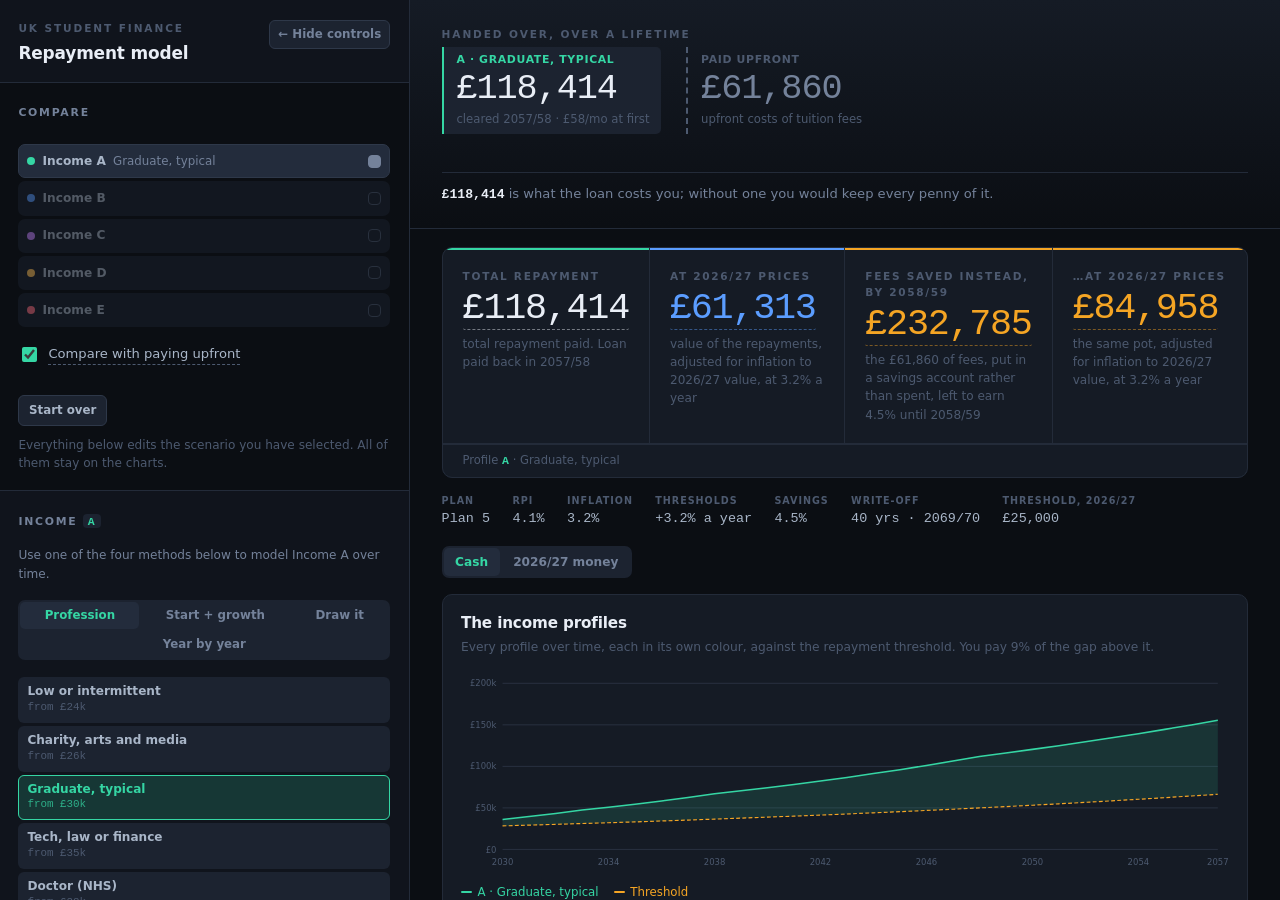
<file: index.html>
<!DOCTYPE html>
<html lang="en-GB">
<head>
<meta charset="UTF-8" />
<meta name="viewport" content="width=device-width, initial-scale=1" />
<meta name="description" content="A UK student loan repayment simulator. Set a course and an income and read the whole ledger: what is deducted, what interest is added, what is paid off, and what is written off." />
<meta name="color-scheme" content="dark" />
<title>Student loan · repayment model</title>
<link rel="stylesheet" href="loan.css?v=fd563c69" />
<link rel="icon" href="data:image/svg+xml,%3Csvg xmlns='http://www.w3.org/2000/svg' viewBox='0 0 100 100'%3E%3Crect width='100' height='100' rx='22' fill='%230b0e13'/%3E%3Cpath d='M18 70 L40 48 L57 61 L82 30' fill='none' stroke='%2335d6a4' stroke-width='10' stroke-linecap='round' stroke-linejoin='round'/%3E%3C/svg%3E" />
</head>
<body>
<a class="skip-link" href="#main">Skip to the results</a>

<div class="app">

  <!-- ==================================================================== -->
  <!-- CONTROLS — a wide header you scroll through, a section at a time      -->
  <!-- ==================================================================== -->
  <aside class="panel" id="panel" aria-label="Controls">

    <header class="panel__head">
      <div>
        <p class="brand">UK&nbsp;student&nbsp;finance</p>
        <h1>Repayment model</h1>
      </div>
      <button type="button" id="panelToggle" class="panel__toggle" aria-expanded="true">← Hide controls</button>
    </header>

    <form id="form" novalidate>

      <!-- ---- scenarios ---- -->
      <section class="grp grp--scen">
        <div class="grp__head"><h2>Compare</h2></div>
        <div class="scens" id="scenTabs" role="tablist" aria-label="Scenarios"></div>
        <label class="check"><input type="checkbox" id="showNoLoan" checked /> <span class="noloan-sw">Compare with paying upfront</span></label>
        <div class="btnrow"><button type="button" class="btn" id="resetAll">Start over</button></div>
        <p class="note">Everything below edits the scenario you have selected. All of them stay on the charts.</p>
      </section>

      <!-- ---- income profile ---- -->
      <section class="grp">
        <div class="grp__head">
          <h2>Income <b class="who" id="whoIncome">A</b></h2>
        </div>
        <p class="note note--lede" id="incomeLede"></p>

        <div class="seg seg--wrap" role="tablist" aria-label="How to state the income">
          <button type="button" role="tab" id="tab-career" aria-controls="pane-career" aria-selected="true" data-mode="career">Profession</button>
          <button type="button" role="tab" id="tab-growth" aria-controls="pane-growth" aria-selected="false" data-mode="growth">Start + growth</button>
          <button type="button" role="tab" id="tab-bands"  aria-controls="pane-bands"  aria-selected="false" data-mode="bands">Draw it</button>
          <button type="button" role="tab" id="tab-manual" aria-controls="pane-manual" aria-selected="false" data-mode="manual">Year by year</button>
        </div>

        <div class="pane" id="pane-career" role="tabpanel" aria-labelledby="tab-career">
          <div class="picks" id="careerCards" role="radiogroup" aria-label="Profession"></div>
          <select id="career" class="sr-only" tabindex="-1" aria-hidden="true"></select>
          <p class="note" id="careerNote"></p>
        </div>

        <div class="pane" id="pane-growth" role="tabpanel" aria-labelledby="tab-growth" hidden>
          <div class="ctl">
            <div class="ctl__top">
              <label for="startSalary">Starting salary</label>
              <span class="ctl__val"><i>£</i><input type="number" id="startSalary" min="0" max="1000000" step="500" value="30000" data-slider="10000,250000,1000" /></span>
            </div>
          </div>
          <div class="ctl">
            <div class="ctl__top">
              <label for="salaryGrowth">Grows a year</label>
              <span class="ctl__val"><input type="number" id="salaryGrowth" min="-5" max="20" step="0.1" value="4" data-slider="0,12,0.1" /><i>%</i></span>
            </div>
            <p class="note">Cash, not real — above inflation is a rise, at inflation you stand still.</p>
          </div>
        </div>

        <div class="pane" id="pane-bands" role="tabpanel" aria-labelledby="tab-bands" hidden>
          <div id="drawChart" class="draw"></div>
          <p class="note" id="drawNote"></p>
          <div class="btnrow"><button type="button" class="btn" id="drawReset">Clear the curve</button></div>
        </div>

        <div class="pane" id="pane-manual" role="tabpanel" aria-labelledby="tab-manual" hidden>
          <p class="note">Every year, yours to set. £0 for a career break.</p>
          <table class="years">
            <thead><tr><th scope="col">Year</th><th scope="col">Age</th><th scope="col">Salary</th></tr></thead>
            <tbody id="salaryRows"></tbody>
          </table>
          <div class="btnrow">
            <button type="button" class="btn" id="addYears">+5 years</button>
            <button type="button" class="btn" id="resetSalaries">Reset</button>
          </div>
        </div>

        <p class="readout" id="predictSummary"></p>
      </section>

      <!-- ---- timeline ---- -->
      <section class="grp">
        <div class="grp__head">
          <h2>Timeline</h2>
          <div class="seg" role="tablist" aria-label="How to describe the loan">
            <button type="button" role="tab" id="tab-course" aria-controls="pane-course" aria-selected="true" data-tab="course">Course</button>
            <button type="button" role="tab" id="tab-balance" aria-controls="pane-balance" aria-selected="false" data-tab="balance">Balance</button>
          </div>
        </div>

        <div class="pane" id="pane-course" role="tabpanel" aria-labelledby="tab-course">
          <p class="note">Grab a block to move it, or its edge to stretch it. A gap between blocks is a year out; your career has no end date.</p>

          <div class="tl" id="tlTrack">
            <div class="tl__scale" id="tlScale"></div>
            <div class="tl__lane" id="tlLaneA"></div>
          </div>
          <ul class="tlkey">
            <li class="k-ug">Undergrad</li>
            <li class="k-pg">Postgrad</li>
            <li class="k-work">Career</li>
          </ul>
          <div class="btnrow">
            <button type="button" class="btn" id="tlAddPg">+ Postgrad</button>
          </div>
          <p class="note" id="tlNote"></p>

          <input type="hidden" id="startYear" value="2026" />
          <input type="hidden" id="courseYears" value="3" />
          <input type="hidden" id="pgStartYear" value="2029" />
          <input type="hidden" id="pgYears" value="1" />
          <input type="hidden" id="workStartYear" value="2029" />
          <input type="checkbox" id="hasPgl" hidden />

          <div class="band">
<div id="pglRow" hidden>
            <div class="ctl">
              <div class="ctl__top">
                <label for="pglBalance">Postgraduate borrowed</label>
                <span class="ctl__val"><i>£</i><input type="number" id="pglBalance" min="0" max="200000" step="100" value="12471" data-slider="0,60000,250" /></span>
              </div>
            </div>
          </div>

          <div class="ctl">
            <div class="ctl__top">
              <label for="tuition">Tuition a year</label>
              <span class="ctl__val"><i>£</i><input type="number" id="tuition" min="0" max="60000" step="10" value="9790" data-slider="0,20000,50" /></span>
            </div>
          </div>
          <div class="ctl">
            <div class="ctl__top">
              <label for="maintenance">Maintenance a year</label>
              <span class="ctl__val"><i>£</i><input type="number" id="maintenance" min="0" max="30000" step="10" value="10830" data-slider="0,16000,10" /></span>
            </div>
            <select id="living" aria-label="Where you live while studying"></select>
          </div>
          </div>

          <p class="note" id="startHint"></p>
          <p class="note" id="workHint"></p>
        </div>

        <div class="pane" id="pane-balance" role="tabpanel" aria-labelledby="tab-balance" hidden>
          <div class="ctl">
            <div class="ctl__top">
              <label for="openingBalance">Owed today</label>
              <span class="ctl__val"><i>£</i><input type="number" id="openingBalance" min="0" max="1000000" step="100" value="52000" data-slider="0,250000,1000" /></span>
            </div>
          </div>
          <div class="ctl">
            <div class="ctl__top">
              <label for="repayStartYear">First April due</label>
              <span class="ctl__val"><input type="number" id="repayStartYear" min="2000" max="2050" step="1" value="2026" data-slider="2010,2040,1" /></span>
            </div>
            <p class="note">What the write-off clock counts from.</p>
          </div>
        </div>

        <div class="ctl">
          <div class="ctl__top"><label for="plan">Plan</label></div>
          <select id="plan"></select>
          <p class="note" id="planBlurb"></p>
        </div>
      </section>

      <!-- ---- extras ---- -->
      <section class="grp">
        <div class="grp__head"><h2>Also</h2></div>
        <div class="ctl">
          <div class="ctl__top">
            <label for="overpay">Overpay a month</label>
            <span class="ctl__val"><i>£</i><input type="number" id="overpay" min="0" max="20000" step="10" value="0" data-slider="0,2000,25" /></span>
          </div>
          <p class="note">Test it first. It often buys nothing.</p>
        </div>
        <div class="ctl">
          <div class="ctl__top">
            <label for="birthYear">Born <span class="opt">optional</span></label>
            <span class="ctl__val"><input type="number" id="birthYear" min="1940" max="2020" step="1" placeholder="2008" /></span>
          </div>
        </div>
      </section>

      <!-- ---- savings ---- -->
      <section class="grp">
        <div class="grp__head"><h2>Savings account</h2></div>
        <div class="ctl">
          <div class="ctl__top">
            <label for="savings">Return a year</label>
            <span class="ctl__val"><input type="number" id="savings" min="0" max="20" step="0.1" value="4.5" data-slider="0,12,0.1" /><i>%</i></span>
          </div>
          <p class="note">What your money would earn if you kept it rather than handing it over.
            Drives <em>growth given up</em> and the repay-or-save comparison.</p>
        </div>
        <p class="readout" id="savingsReadout"></p>
      </section>

      <!-- ---- assumptions ---- -->
      <details class="grp grp--fold">
        <summary><h2>Assumptions</h2><span>the unknowables</span></summary>
        <div class="fold">
          <div class="ctl">
            <div class="ctl__top">
              <label for="rpi">RPI, long run</label>
              <span class="ctl__val"><input type="number" id="rpi" min="0" max="20" step="0.1" value="4.1" data-slider="0,10,0.1" /><i>%</i></span>
            </div>
            <p class="note">2025/26 and 2026/27 are already published and are used as published.</p>
          </div>

          <div class="ctl">
            <div class="ctl__top">
              <label for="rpiReformDrop">RPI → CPIH in 2030, by</label>
              <span class="ctl__val"><input type="number" id="rpiReformDrop" min="0" max="5" step="0.1" value="0.9" data-slider="0,3,0.1" /><i>pp</i></span>
            </div>
            <p class="note">From February 2030 RPI is calculated as CPIH, which has run about 0.9 points below it. Set it to zero to model no change.</p>
          </div>
          <div class="ctl">
            <div class="ctl__top">
              <label for="thresholdGrowth">Thresholds rise</label>
              <span class="ctl__val"><input type="number" id="thresholdGrowth" min="0" max="20" step="0.1" value="3.2" data-slider="0,8,0.1" /><i>%</i></span>
            </div>
            <p class="note">Plan 5's threshold rises with RPI once the freeze lifts in 2027, so this tracks it. The freezes already announced are modelled by name. Moves the answer more than anything else here.</p>
          </div>
          <div class="ctl">
            <div class="ctl__top">
              <label for="inflation">Inflation</label>
              <span class="ctl__val"><input type="number" id="inflation" min="0" max="20" step="0.1" value="3.2" data-slider="0,10,0.1" /><i>%</i></span>
            </div>
            <p class="note">Prices, not RPI. RPI overstates inflation, which is why it is being retired — so the loan charges above inflation until 2030 and level with it after.</p>
          </div>
          <div class="ctl">
            <div class="ctl__top">
              <label for="bankBase">Base rate</label>
              <span class="ctl__val"><input type="number" id="bankBase" min="0" max="20" step="0.1" value="3.75" data-slider="0,10,0.25" /><i>%</i></span>
            </div>
            <p class="note">Caps Plan 1 and Plan 4 at base + 1%.</p>
          </div>
          <label class="check"><input type="checkbox" id="useCap" checked /> <span>Apply the announced 6% cap</span></label>
        </div>
      </details>

    </form>
  </aside>

  <!-- ==================================================================== -->
  <!-- RESULTS                                                              -->
  <!-- ==================================================================== -->
  <main class="main" id="main">

    <header class="hero" aria-live="polite">
      <div class="hero__lead">
        <p class="hero__label">Handed over, over a lifetime</p>
        <div class="hero__row" id="heroRow"></div>
      </div>
      <p class="hero__gap" id="heroGap"></p>
    </header>

    <section class="bigs" id="bigs" aria-label="Headline totals for the selected profile"></section>

    <div class="bar">
      <dl class="facts" id="facts"></dl>
      <div class="seg seg--sm" role="group" aria-label="Money basis">
        <button type="button" class="on" data-basis="cash">Cash</button>
        <button type="button" data-basis="real">Today's money</button>
      </div>
    </div>

    <section class="cards">

      <figure class="card card--wide">
        <figcaption><h3>The income profiles</h3>
          <p>Every profile over time, each in its own colour, against the repayment threshold. You pay 9% of the gap above it.</p></figcaption>
        <div id="salaryChart" class="viz"></div>
        <p class="key" id="salaryKey"></p>
      </figure>

      <figure class="card card--wide">
        <figcaption><h3>What you still owe</h3>
          <p>The debt tracker. Each line ends where that loan does — cleared, or written off.</p></figcaption>
        <div id="chart" class="viz"></div>
        <p class="key" id="chartKey"></p>
      </figure>

      <figure class="card card--wide">
        <figcaption><h3>What you have handed over</h3>
          <p>Running total until the repayments stop. The grey line is the other life — fees paid in cash during the course, then nothing.</p></figcaption>
        <div id="costChart" class="viz"></div>
        <p class="key" id="costKey"></p>
      </figure>

      <figure class="card">
        <figcaption><h3>Out of your pay, monthly</h3>
          <p>The figure you would notice on a payslip.</p></figcaption>
        <div id="monthlyChart" class="viz"></div>
        <p class="key" id="monthlyKey"></p>
      </figure>

      <figure class="card card--wide focus" id="focusCard">
        <figcaption><h3>Profile <b class="who" id="whoFocus">A</b> — the whole picture</h3>
          <p>Every number for the selected profile, and what the same money would have done in a savings account.</p></figcaption>
        <div class="rec is-empty" id="recBox"></div>
        <div class="focus__grid" id="focusGrid"></div>

        <h4 class="sub">Side by side</h4>
        <p class="sub__note">Lifetime cost of each profile, against finding the fees in cash instead.</p>
        <div id="barsChart" class="viz"></div>
        <p class="key" id="barsKey"></p>

        <h4 class="sub">What the fees would have grown to</h4>
        <p class="sub__note" id="saveNote"></p>
        <div id="saveChart" class="viz"></div>
        <p class="key" id="saveKey"></p>

        <h4 class="sub">What you hand over, against what it could have been</h4>
        <div id="oppChart" class="viz"></div>
        <p class="key" id="oppKey"></p>
        <p class="note" id="oppVerdict"></p>

      </figure>

      <figure class="card card--wide">
        <figcaption><h3>Where it ends up</h3>
          <p>For the selected profile. Both bars are the same length — the money has to go somewhere.</p></figcaption>
        <div id="flowChart" class="viz"></div>
        <p class="key" id="flowKey"></p>
      </figure>

      <figure class="card card--wide">
        <figcaption><h3>What happens, and when</h3>
          <p>From the first instalment to the year it ends, marked where something changes.</p></figcaption>
        <div id="milestones"></div>
      </figure>

      <figure class="card card--wide">
        <figcaption><h3>How much of this is guesswork</h3>
          <p>Each bar is the same scenario re-run with one assumption moved low and high. Longer bar, bigger guess.</p></figcaption>
        <div id="sensChart" class="viz"></div>
        <p class="note" id="sensNote"></p>
      </figure>

    </section>

    <section class="card card--flat" aria-labelledby="h-log">
      <div class="card__bar">
        <h3 id="h-log">The log <b class="who" id="whoLog">A</b></h3>
        <div class="btnrow">
          <button type="button" class="btn" id="toggleZeros">Hide empty years</button>
          <button type="button" class="btn" id="downloadCsv">CSV</button>
        </div>
      </div>
      <p class="note">Select a year to open its twelve months.</p>
      <div class="scroll">
        <table class="log">
          <thead>
            <tr>
              <th scope="col">Tax year</th>
              <th scope="col" class="n">Age</th>
              <th scope="col" class="n">Salary</th>
              <th scope="col" class="n">Threshold</th>
              <th scope="col" class="n">Monthly</th>
              <th scope="col" class="n">Paid</th>
              <th scope="col" class="n">Rate</th>
              <th scope="col" class="n">Interest</th>
              <th scope="col" class="n">Paid to date</th>
              <th scope="col" class="n">Balance</th>
            </tr>
          </thead>
          <tbody id="logRows"></tbody>
        </table>
      </div>
    </section>

    <section class="card card--flat notes" aria-labelledby="h-rules">
      <h3 id="h-rules">The rules this follows</h3>
      <div class="scroll">
        <table class="rules">
          <thead><tr><th scope="col">Plan</th><th scope="col">Who</th><th scope="col" class="n">Threshold</th><th scope="col" class="n">Rate</th><th scope="col">Interest</th><th scope="col" class="n">Written off</th></tr></thead>
          <tbody id="rulesRows"></tbody>
        </table>
      </div>
      <ul>
        <li><b>Deductions look at the month, not the year.</b> 9% of whatever that month's gross pay
          exceeds a twelfth of the annual threshold, rounded down to a whole pound.</li>
        <li><b>Interest starts with the first instalment</b>, in the September the course begins — not
          on graduation. That is why the balance on the first April exceeds what was borrowed.</li>
        <li><b>Repayment begins the April after the course ends</b>, and the write-off clock counts
          from that April.</li>
        <li><b>The write-off is unconditional.</b> Whatever is left on the anniversary goes, however
          large. For most Plan 5 borrowers that, not a final payment, is how the loan ends.</li>
        <li><b>Interest is charged monthly here</b>, at a twelfth of the annual rate. The Student Loans
          Company charges it daily; over forty years that is a rounding error beside RPI.</li>
        <li><b>An undergraduate plan and a postgraduate loan run side by side</b>, each against its own
          threshold — 9% and 6%, so 15% where both bite.</li>
      </ul>
      <p>
        Nothing here is a forecast. A forty-year projection turns entirely on RPI, on how fast the
        thresholds are uprated and on a salary nobody can know — and governments have changed all
        three, retrospectively, more than once. For your own balance and plan type, sign in to your
        Student Loans Company account; for the rules as they stand, see
        <a href="https://www.gov.uk/repaying-your-student-loan" rel="noopener">gov.uk/repaying-your-student-loan</a>.
        2026/27 thresholds and the rates announced for 1 September 2026 to 31 August 2027. Not financial advice.
      </p>
    </section>

  </main>
</div>

<!-- ==================================================================== -->
<!-- WHERE A NUMBER CAME FROM                                             -->
<!-- ==================================================================== -->
<div class="xp__panel" id="xpPanel" role="dialog" aria-modal="true" aria-labelledby="xpTitle" hidden>
  <div class="xp__veil"></div>
  <div class="xp__sheet">
    <div class="xp__head">
      <h3 id="xpTitle"></h3>
      <button type="button" id="xpClose" class="xp__close" aria-label="Close">×</button>
    </div>
    <div class="xp__scroll" id="xpBody"></div>
  </div>
</div>

<script src="engine.js?v=fd563c69"></script>
<script src="loan.js?v=fd563c69" defer></script>
</body>
</html>
</file>
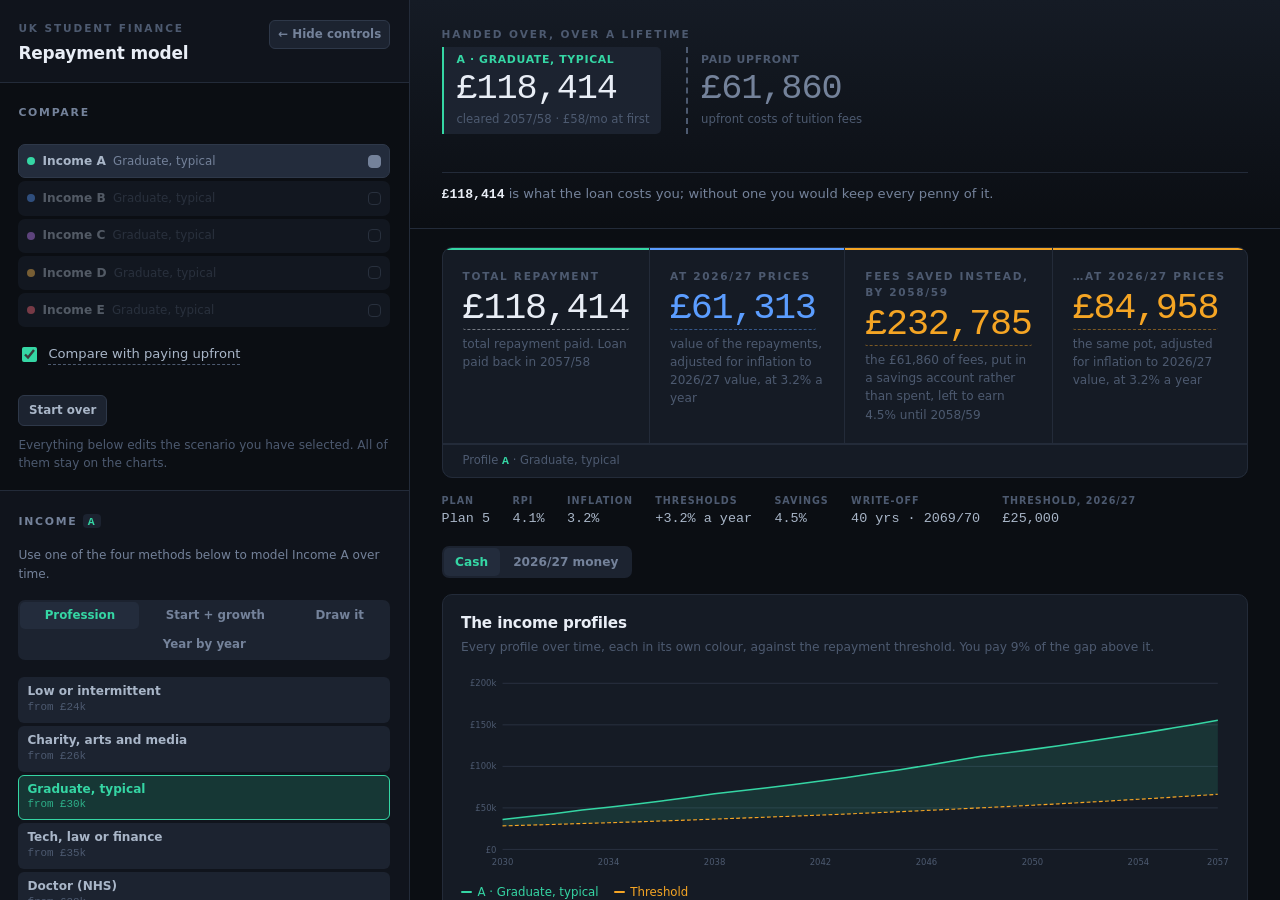
<file: student-loan-model.html>
<!DOCTYPE html>
<html lang="en-GB">
<head>
<meta charset="UTF-8" />
<meta name="viewport" content="width=device-width, initial-scale=1" />
<meta name="description" content="A UK student loan repayment simulator. Set a course and an income and read the whole ledger: what is deducted, what interest is added, what is paid off, and what is written off." />
<meta name="color-scheme" content="dark" />
<title>Student loan · repayment model</title>
<style>
/* ============================================================================
   STUDENT LOAN — REPAYMENT MODEL
   A split-screen instrument: controls pinned left, results scrolling right.
   Dark, high contrast, numbers first. Tokens at the top.
   ========================================================================== */

:root {
  --bg:      #0b0e13;   /* the ground */
  --bg-2:    #10141c;   /* the control panel */
  --bg-3:    #151b25;   /* cards */
  --bg-4:    #1c2330;   /* inputs, wells */
  --bg-5:    #232c3c;   /* hover */

  --line:    #232b39;
  --line-2:  #2e3849;

  --ink:     #e9eef6;
  --ink-2:   #a9b6c8;
  --ink-3:   #74829a;
  --ink-4:   #4d5a70;

  --good:    #35d6a4;   /* repaid, cleared */
  --warn:    #f5a524;   /* interest */
  --bad:     #f2545b;   /* written off */
  --info:    #5b9dff;   /* borrowed */

  --sA:      #35d6a4;   /* scenario A */
  --sB:      #5b9dff;   /* scenario B */
  --sC:      #c084fc;   /* scenario C */
  --sD:      #fbbf5c;   /* scenario D */
  --sE:      #fb7185;   /* scenario E */
  --sA-g:    rgba(53, 214, 164, .18);
  --sB-g:    rgba(91, 157, 255, .18);
  --sC-g:    rgba(192, 132, 252, .18);
  --sD-g:    rgba(251, 191, 92, .18);
  --sE-g:    rgba(251, 113, 133, .18);

  /* The panel tints to whichever scenario the controls are editing. */
  --live:    var(--sA);
  --live-g:  var(--sA-g);

  --good-bg: rgba(53, 214, 164, .12);
  --warn-bg: rgba(245, 165, 36, .12);
  --bad-bg:  rgba(242, 84, 91, .12);
  --info-bg: rgba(91, 157, 255, .12);

  --ui:  ui-sans-serif, system-ui, -apple-system, "Segoe UI", Roboto, "Helvetica Neue", Arial, sans-serif;
  --num: ui-monospace, "SF Mono", SFMono-Regular, Menlo, "JetBrains Mono", Consolas, "Liberation Mono", monospace;

  --gut: clamp(1rem, 3vw, 2rem);
  --panel-w: clamp(360px, 32vw, 560px);
  --r: 10px;
}

*, *::before, *::after { box-sizing: border-box; }
html { -webkit-text-size-adjust: 100%; }

body {
  margin: 0;
  background: var(--bg);
  color: var(--ink);
  font-family: var(--ui);
  font-size: 15px;
  line-height: 1.55;
  -webkit-font-smoothing: antialiased;
}
a { color: var(--good); text-underline-offset: 2px; }
h1, h2, h3 { font-weight: 600; letter-spacing: -.01em; }

.sr-only {
  position: absolute; width: 1px; height: 1px; padding: 0; margin: -1px;
  overflow: hidden; clip: rect(0 0 0 0); white-space: nowrap; border: 0;
}
.skip-link { position: absolute; left: -9999px; top: 0; z-index: 50;
  background: var(--good); color: #06251c; padding: .6rem 1rem; font-weight: 600; }
.skip-link:focus { left: 0; }
:focus-visible { outline: 2px solid var(--good); outline-offset: 2px; border-radius: 4px; }

/* ---- the two halves ---------------------------------------------------- */

.app { display: block; }

@media (min-width: 1040px) {
  .app {
    display: grid;
    grid-template-columns: var(--panel-w) minmax(0, 1fr);
    height: 100vh;
  }
  /* Both are containing blocks as well as scroll boxes: an absolutely
     positioned child of a static scroller escapes to the page itself and
     drags the document out to its own depth, leaving dead space below. */
  .panel { height: 100vh; overflow-y: auto; overscroll-behavior: contain; position: relative; }
  .main  { height: 100vh; overflow-y: auto; overscroll-behavior: contain; position: relative; }
}

.panel {
  background: var(--bg-2);
  border-right: 1px solid var(--line);
  padding: 0 0 3rem;
}

/* ---- control panel ----------------------------------------------------- */

.panel__inner { padding: 0; }
.panel__head { padding: 1.25rem 1.15rem 1rem; border-bottom: 1px solid var(--line); }
.brand {
  margin: 0 0 .2rem; font-size: .66rem; letter-spacing: .18em;
  text-transform: uppercase; color: var(--ink-4); font-weight: 700;
}
.panel__head h1 { margin: 0; font-size: 1.06rem; color: var(--ink); }

.grp { padding: 1.1rem 1.15rem; border-bottom: 1px solid var(--line); }
.grp__head {
  display: flex; align-items: center; justify-content: space-between;
  gap: .6rem; margin-bottom: .85rem; min-height: 26px;
}
.grp__head h2 {
  margin: 0; font-size: .68rem; letter-spacing: .16em;
  text-transform: uppercase; color: var(--ink-3); font-weight: 700;
}

.grp--fold { padding: 0; }
.grp--fold > summary {
  padding: 1.1rem 1.15rem; cursor: pointer; list-style: none;
  display: flex; align-items: baseline; gap: .55rem;
}
.grp--fold > summary::-webkit-details-marker { display: none; }
.grp--fold > summary::after {
  content: "+"; margin-left: auto; color: var(--ink-4); font-family: var(--num);
}
.grp--fold[open] > summary::after { content: "\2212"; }
.grp--fold > summary h2 {
  margin: 0; font-size: .68rem; letter-spacing: .16em;
  text-transform: uppercase; color: var(--ink-3); font-weight: 700;
}
.grp--fold > summary span { font-size: .74rem; color: var(--ink-4); }
.fold { padding: 0 1.15rem 1.15rem; }

/* ---- a control: label and live value on one line, slider beneath ------- */

.ctl { margin-bottom: 1rem; }
.ctl:last-child { margin-bottom: 0; }
.ctl__top { display: flex; align-items: baseline; justify-content: space-between; gap: .5rem; }
.ctl__top label { font-size: .82rem; color: var(--ink-2); font-weight: 500; }
.opt { color: var(--ink-4); font-weight: 400; font-size: .74rem; }

.ctl__val {
  display: inline-flex; align-items: baseline; gap: 1px;
  font-family: var(--num); font-size: .92rem; color: var(--ink);
  font-variant-numeric: tabular-nums;
  border-bottom: 1px dashed var(--line-2); padding-bottom: 1px;
}
.ctl__val i { font-style: normal; color: var(--ink-3); font-size: .82rem; }
.ctl__val input {
  font: inherit; color: inherit; background: none; border: 0; padding: 0; margin: 0;
  text-align: right; width: 4.6ch; -moz-appearance: textfield;
}
.ctl__val input::-webkit-outer-spin-button,
.ctl__val input::-webkit-inner-spin-button { -webkit-appearance: none; margin: 0; }
.ctl__val input:focus { outline: none; color: var(--live); }
.ctl__val:focus-within { border-bottom-color: var(--live); }
.ctl__val input[id="startSalary"], .ctl__val input[id="openingBalance"] { width: 7.5ch; }
.ctl__val input[id="tuition"], .ctl__val input[id="maintenance"],
.ctl__val input[id="pglBalance"], .ctl__val input[id="overpay"] { width: 6.5ch; }

input[type="range"] {
  -webkit-appearance: none; appearance: none;
  width: 100%; height: 18px; margin: .35rem 0 0; padding: 0;
  background: none; cursor: pointer; display: block;
}
input[type="range"]::-webkit-slider-runnable-track { height: 3px; border-radius: 99px; background: var(--bg-5); }
input[type="range"]::-moz-range-track { height: 3px; border-radius: 99px; background: var(--bg-5); }
input[type="range"]::-webkit-slider-thumb {
  -webkit-appearance: none; appearance: none;
  width: 13px; height: 13px; margin-top: -5px; border-radius: 50%;
  background: var(--live); box-shadow: 0 0 0 3px var(--live-g);
}
input[type="range"]::-moz-range-thumb {
  width: 13px; height: 13px; border: 0; border-radius: 50%;
  background: var(--live); box-shadow: 0 0 0 3px var(--live-g);
}
input[type="range"]:hover::-webkit-slider-thumb { box-shadow: 0 0 0 5px var(--live-g); }
input[type="range"]:hover::-moz-range-thumb { box-shadow: 0 0 0 5px var(--live-g); }

select {
  width: 100%; font: inherit; font-size: .84rem; color: var(--ink);
  background: var(--bg-4); border: 1px solid var(--line-2);
  border-radius: 7px; padding: .45rem 1.9rem .45rem .6rem; margin-top: .4rem;
  appearance: none;
  background-image: linear-gradient(45deg, transparent 50%, var(--ink-3) 50%),
                    linear-gradient(135deg, var(--ink-3) 50%, transparent 50%);
  background-position: calc(100% - 15px) 52%, calc(100% - 10px) 52%;
  background-size: 5px 5px, 5px 5px; background-repeat: no-repeat;
}
select:hover { border-color: var(--ink-4); }

.note { margin: .4rem 0 0; font-size: .755rem; line-height: 1.5; color: var(--ink-4); }
.note--lede { margin: -.35rem 0 .85rem; color: var(--ink-3); }
.readout {
  margin: .85rem 0 0; padding: .55rem .65rem;
  background: var(--bg-4); border-left: 2px solid var(--good);
  border-radius: 0 5px 5px 0; font-size: .765rem; line-height: 1.5; color: var(--ink-2);
}
.readout b { color: var(--ink); font-family: var(--num); font-variant-numeric: tabular-nums; }

.check { display: flex; align-items: center; gap: .5rem; margin-bottom: 1rem; cursor: pointer; }
.check input { width: 15px; height: 15px; accent-color: var(--live); flex: none; }
.check span { font-size: .82rem; color: var(--ink-2); }

/* ---- segmented control, chips, picks ----------------------------------- */

.seg { display: inline-flex; background: var(--bg-4); border-radius: 7px; padding: 2px; gap: 2px; }
.seg button {
  font: inherit; font-size: .74rem; font-weight: 600; cursor: pointer;
  border: 0; background: none; color: var(--ink-3);
  padding: .26rem .6rem; border-radius: 5px; white-space: nowrap;
}
.seg button:hover { color: var(--ink); }
.seg button[aria-selected="true"], .seg button.on { background: var(--bg-5); color: var(--live); }
.seg--sm button { font-size: .76rem; padding: .3rem .72rem; }

.chips { display: flex; flex-wrap: wrap; gap: .3rem; margin-top: .4rem; }
.chip {
  font: inherit; font-family: var(--num); font-size: .78rem; cursor: pointer;
  padding: .28rem .55rem; border-radius: 6px;
  background: var(--bg-4); color: var(--ink-3); border: 1px solid transparent;
}
.chip:hover { color: var(--ink); }
.chip.is-on { background: var(--live-g); color: var(--live); border-color: var(--live); }

.picks { display: grid; grid-template-columns: 1fr 1fr; gap: 3px; }
.pick {
  font: inherit; text-align: left; cursor: pointer;
  padding: .38rem .5rem; border-radius: 6px; border: 1px solid transparent;
  background: var(--bg-4); color: var(--ink-2);
  display: flex; flex-direction: column; gap: 0; min-width: 0;
}
.pick:hover { background: var(--bg-5); color: var(--ink); }
.pick b { font-size: .755rem; font-weight: 600; line-height: 1.22; }
.pick span { white-space: nowrap; }
.pick span { font-family: var(--num); font-size: .68rem; color: var(--ink-4); }
.pick.is-on { background: var(--live-g); border-color: var(--live); color: var(--live); }
.pick.is-on span { color: var(--live); opacity: .75; }

.btn {
  font: inherit; font-size: .74rem; font-weight: 600; cursor: pointer;
  padding: .32rem .6rem; border-radius: 6px;
  border: 1px solid var(--line-2); background: var(--bg-4); color: var(--ink-2);
}
.btn:hover { background: var(--bg-5); color: var(--ink); }
.btnrow { display: flex; flex-wrap: wrap; gap: .35rem; margin-top: .6rem; }

.years { width: 100%; border-collapse: collapse; font-size: .76rem; }
.years th {
  text-align: left; font-size: .62rem; letter-spacing: .1em; text-transform: uppercase;
  color: var(--ink-4); font-weight: 700; padding: .25rem .3rem; border-bottom: 1px solid var(--line);
}
.years td { padding: .1rem .3rem; border-bottom: 1px solid var(--bg-4); font-family: var(--num); }
.years td:nth-child(2) { color: var(--ink-4); }
.years input {
  width: 100%; font: inherit; font-family: var(--num); text-align: right;
  background: var(--bg-4); color: var(--ink); border: 1px solid transparent;
  border-radius: 5px; padding: .12rem .35rem;
}
.years input:focus { border-color: var(--live); outline: none; }

/* ---- results side ------------------------------------------------------ */

.main { padding: 0 0 4rem; }

.hero {
  display: flex; flex-wrap: wrap; align-items: flex-end; gap: 1.5rem 2.5rem;
  padding: 1.6rem clamp(1rem, 3vw, 2rem) 1.4rem;
  border-bottom: 1px solid var(--line);
  background: linear-gradient(180deg, var(--bg-3), var(--bg));
  position: sticky; top: 0; z-index: 5;
}
.hero__lead { min-width: 0; }
.hero__label {
  margin: 0 0 .1rem; font-size: .66rem; letter-spacing: .18em;
  text-transform: uppercase; color: var(--ink-4); font-weight: 700;
}
.hero__fig {
  margin: 0; font-family: var(--num); font-size: clamp(2.1rem, 5vw, 3.1rem);
  line-height: 1; letter-spacing: -.035em; font-variant-numeric: tabular-nums;
  color: var(--ink);
}
.hero__sub { margin: .4rem 0 0; font-size: .84rem; color: var(--ink-3); }
.hero__sub b { font-weight: 600; }
.hero__sub .good { color: var(--good); }
.hero__sub .bad { color: var(--bad); }

.hero__stats {
  display: grid; grid-template-columns: repeat(auto-fit, minmax(96px, max-content));
  gap: .55rem 1.7rem; margin: 0; flex: 1 1 auto;
}
.hero__stats div { min-width: 0; }
.hero__stats dt {
  font-size: .62rem; letter-spacing: .1em; text-transform: uppercase;
  color: var(--ink-4); font-weight: 700; margin-bottom: .05rem; white-space: nowrap;
}
.hero__stats dd {
  margin: 0; font-family: var(--num); font-size: .98rem;
  font-variant-numeric: tabular-nums; color: var(--ink-2);
}
.hero__stats dd.good { color: var(--good); }
.hero__stats dd.warn { color: var(--warn); }
.hero__stats dd.bad  { color: var(--bad); }

.bar { display: flex; justify-content: flex-end; padding: 1rem clamp(1rem, 3vw, 2rem) 0; }

/* ---- cards ------------------------------------------------------------- */

.cards {
  display: grid; gap: 1rem; padding: 1rem clamp(1rem, 3vw, 2rem) 0;
  grid-template-columns: 1fr;
}
@media (min-width: 1180px) {
  .cards { grid-template-columns: repeat(2, minmax(0, 1fr)); }
  .card--wide { grid-column: 1 / -1; }
}

.card {
  margin: 0; background: var(--bg-3); border: 1px solid var(--line);
  border-radius: var(--r); padding: 1.05rem 1.15rem 1.15rem; min-width: 0;
}
.card--flat { margin: 1rem clamp(1rem, 3vw, 2rem) 0; }
.card figcaption { margin-bottom: .9rem; }
.card figcaption h3, .card__bar h3, .notes h3 { margin: 0 0 .15rem; font-size: .95rem; color: var(--ink); }
.card figcaption p { margin: 0; font-size: .765rem; color: var(--ink-4); line-height: 1.5; }
.card__bar {
  display: flex; flex-wrap: wrap; align-items: center; justify-content: space-between;
  gap: .6rem; margin-bottom: .3rem;
}
.card__bar .btnrow { margin: 0; }

.viz svg { display: block; width: 100%; height: auto; overflow: visible; }
.key {
  margin: .75rem 0 0; font-size: .735rem; color: var(--ink-4);
  display: flex; flex-wrap: wrap; gap: .25rem .95rem;
}
.key i { display: inline-flex; align-items: center; gap: .35rem; font-style: normal; }
.key i::before { content: ""; width: 11px; height: 2px; border-radius: 2px; background: currentColor; }
.k-bal { color: var(--info); } .k-paid { color: var(--good); } .k-int { color: var(--warn); }

/* ---- sensitivity ------------------------------------------------------- */

.sens { width: 100%; border-collapse: separate; border-spacing: 0 .3rem; table-layout: fixed; }
.sens .sens-head th {
  text-align: left; padding: .5rem 0 .1rem; border: 0; font-weight: 600;
  font-size: .82rem; color: var(--ink-2);
}
.sens .sens-head th span { display: block; font-weight: 400; font-size: .73rem; color: var(--ink-4); }
.sens .sens-cell {
  border: 1px solid var(--line); background: var(--bg-4);
  padding: .55rem .7rem; vertical-align: top; width: 33.33%;
}
.sens .sens-cell:first-child { border-radius: 7px 0 0 7px; }
.sens .sens-cell:last-child { border-radius: 0 7px 7px 0; }
.sens .sens-cell.is-current { background: var(--good-bg); border-color: rgba(53,214,164,.4); }
.sens .sens-if {
  display: block; font-size: .64rem; font-weight: 700; letter-spacing: .09em;
  text-transform: uppercase; color: var(--ink-4); margin-bottom: .12rem;
}
.sens .sens-cell.is-current .sens-if { color: var(--good); }
.sens .sens-amt { display: block; font-family: var(--num); font-size: 1.02rem; font-variant-numeric: tabular-nums; }
.sens .sens-note { display: block; font-size: .715rem; color: var(--ink-4); margin-top: .1rem; line-height: 1.4; }

/* ---- milestones -------------------------------------------------------- */

.stones { margin: 0; padding: 0; list-style: none; }
.stones li {
  display: grid; grid-template-columns: 5.4rem 1fr; gap: .8rem;
  padding: .5rem 0; border-bottom: 1px solid var(--line); align-items: baseline;
}
.stones li:last-child { border-bottom: 0; padding-bottom: 0; }
.stones .when { font-family: var(--num); font-size: .78rem; color: var(--ink-4); }
.stones .what { font-size: .85rem; color: var(--ink-2); }
.stones li.is-cleared .what { color: var(--good); font-weight: 600; }
.stones li.is-writtenOff .what, .stones li.is-never .what { color: var(--bad); font-weight: 600; }
.stones li.is-peak .what, .stones li.is-turn .what { color: var(--warn); }

/* ---- tables ------------------------------------------------------------ */

.scroll { overflow-x: auto; -webkit-overflow-scrolling: touch; }
table.log, table.rules { width: 100%; border-collapse: collapse; font-size: .795rem; }
table.log { min-width: 860px; }
table.rules { min-width: 620px; }
table.log th, table.rules th {
  text-align: left; font-size: .62rem; letter-spacing: .1em; text-transform: uppercase;
  color: var(--ink-4); font-weight: 700; padding: .5rem .55rem;
  border-bottom: 1px solid var(--line-2); white-space: nowrap;
  background: var(--bg-3);
}
table.log td, table.rules td { padding: .3rem .55rem; border-bottom: 1px solid var(--line); }
th.n, td.n { text-align: right; font-family: var(--num); font-variant-numeric: tabular-nums; }

.log tbody tr.year { cursor: pointer; }
.log tbody tr.year:hover, .log tbody tr.year.is-open { background: var(--bg-4); }
.log tbody tr.study td { color: var(--ink-4); }
.log tbody tr.year.is-warn td:nth-child(8) { color: var(--warn); }
.log .yr { white-space: nowrap; font-family: var(--num); }
.log .yr::before { content: "\25B8"; display: inline-block; width: 1em; color: var(--ink-4); }
.log tr.is-open .yr::before { content: "\25BE"; }
.log tbody tr.months td { padding: 0; background: var(--bg); }
.log .month-table { width: 100%; border-collapse: collapse; font-size: .74rem; }
.log .month-table th { position: static; background: none; padding: .3rem .55rem; font-size: .58rem; }
.log .month-table td { padding: .16rem .55rem; border-bottom: 0; }
.log tr.final td { border-top: 1px solid var(--line-2); font-weight: 700; color: var(--ink); }

.rules .plan { font-weight: 600; white-space: nowrap; }
.rules .who { color: var(--ink-4); font-size: .74rem; }

.notes ul { padding-left: 1.1rem; margin: 1.1rem 0; }
.notes li { margin-bottom: .45rem; font-size: .82rem; color: var(--ink-3); line-height: 1.55; }
.notes li b { color: var(--ink-2); }
.notes p { font-size: .8rem; color: var(--ink-4); max-width: 78ch; line-height: 1.6; }

@media (prefers-reduced-motion: reduce) { * { transition: none !important; animation: none !important; } }
@media (max-width: 939px) {
  .panel { border-right: 0; border-bottom: 1px solid var(--line); }
  .hero { position: static; }
}

/* ---- scenarios --------------------------------------------------------- */

.grp--scen { background: var(--bg); }
.scens { display: grid; gap: 3px; margin-bottom: .8rem; }
.scen {
  display: flex; align-items: stretch; gap: 2px;
  border-radius: 7px; overflow: hidden; background: var(--bg-4);
  border: 1px solid transparent;
}
.scen.is-active { border-color: var(--line-2); background: var(--bg-5); }
.scen.is-off { opacity: .45; }
.scen__pick {
  flex: 1 1 auto; min-width: 0; display: flex; align-items: center; gap: .45rem;
  font: inherit; text-align: left; cursor: pointer; border: 0; background: none;
  color: var(--ink-2); padding: .42rem .5rem;
}
.scen__pick:hover { color: var(--ink); }
.scen__dot { width: 8px; height: 8px; border-radius: 50%; flex: none; }
.scen__id { font-size: .76rem; font-weight: 700; flex: none; white-space: nowrap; }
.scen__name {
  font-size: .74rem; color: var(--ink-4); overflow: hidden;
  text-overflow: ellipsis; white-space: nowrap; min-width: 0;
}
.scen.is-active .scen__name { color: var(--ink-3); }
.scen__on {
  flex: none; width: 30px; border: 0; cursor: pointer;
  background: none; display: grid; place-items: center;
}
.scen__on span[aria-hidden] {
  width: 13px; height: 13px; border-radius: 4px;
  border: 1.5px solid var(--ink-4); display: block;
}
.scen__on[aria-pressed="true"] span[aria-hidden] {
  background: var(--ink-3); border-color: var(--ink-3);
}
.scen__on:hover span[aria-hidden] { border-color: var(--ink-2); }

.who {
  font-family: var(--num); font-size: .72rem; font-weight: 700;
  padding: .05rem .3rem; border-radius: 4px; background: var(--bg-4);
}
.noloan-sw { border-bottom: 1px dashed var(--ink-4); }

/* ---- comparison headline ----------------------------------------------- */

.hero { align-items: flex-start; }
.hero__lead { flex: 1 1 100%; }
.hero__row { display: flex; flex-wrap: wrap; gap: .5rem 1.6rem; margin-top: .3rem; }
.hcell {
  padding: .35rem .7rem .35rem .8rem; border-left: 2px solid var(--c, var(--ink-4));
  cursor: pointer; border-radius: 0 5px 5px 0; min-width: 0;
}
.hcell:hover { background: var(--bg-4); }
.hcell.is-active { background: var(--bg-4); }
.hcell.is-ghost { border-left-style: dashed; border-left-color: var(--ink-4); cursor: default; }
.hcell.is-ghost:hover { background: none; }
.hcell__who {
  margin: 0 0 .1rem; font-size: .68rem; font-weight: 700; letter-spacing: .06em;
  text-transform: uppercase; color: var(--c, var(--ink-3));
  display: flex; align-items: center; gap: .35rem;
  overflow: hidden; text-overflow: ellipsis; white-space: nowrap; max-width: 30ch;
}
.hcell.is-ghost .hcell__who { color: var(--ink-4); }
.hcell__who .dot { display: none; }
.hcell__fig {
  margin: 0; font-family: var(--num); font-size: clamp(1.5rem, 3.2vw, 2.2rem);
  line-height: 1.05; letter-spacing: -.03em; font-variant-numeric: tabular-nums; color: var(--ink);
}
.hcell.is-ghost .hcell__fig { color: var(--ink-3); }
.hcell__sub { margin: .15rem 0 0; font-size: .73rem; color: var(--ink-4); }
.hero__gap {
  margin: .9rem 0 0; font-size: .82rem; color: var(--ink-3);
  flex: 1 1 100%; padding-top: .7rem; border-top: 1px solid var(--line);
}
.hero__gap b { color: var(--ink); font-family: var(--num); font-weight: 600; }

/* ---- income modes and 5-year bands ------------------------------------- */

.seg--wrap { display: flex; flex-wrap: wrap; width: 100%; margin-bottom: .85rem; }
.seg--wrap button { flex: 1 1 auto; text-align: center; }

.bands { display: grid; gap: .55rem; }
.band { display: grid; grid-template-columns: 1fr auto; gap: .1rem .5rem; align-items: baseline; }
.band label { font-size: .77rem; color: var(--ink-2); }
.band .ctl__val { justify-self: end; }
.band .ctl__val input { width: 7ch; }
.band input[type="range"] { grid-column: 1 / -1; margin-top: .15rem; }

/* ---- the facts bar ------------------------------------------------------ */

.bar { align-items: center; justify-content: space-between; gap: 1rem; flex-wrap: wrap; }
.facts { display: flex; flex-wrap: wrap; gap: .3rem 1.4rem; margin: 0; }
.facts div { min-width: 0; }
.facts dt {
  font-size: .6rem; letter-spacing: .1em; text-transform: uppercase;
  color: var(--ink-4); font-weight: 700;
}
.facts dd {
  margin: 0; font-family: var(--num); font-size: .84rem;
  font-variant-numeric: tabular-nums; color: var(--ink-2); white-space: nowrap;
}

/* ---- the focus panel ---------------------------------------------------- */

.focus { border-color: var(--c, var(--line)); }
.focus__grid {
  display: grid; gap: 1rem 1.6rem; margin-bottom: 1.4rem;
  grid-template-columns: repeat(auto-fit, minmax(240px, 1fr));
}
.fgroup h4 {
  margin: 0 0 .45rem; font-size: .64rem; letter-spacing: .12em;
  text-transform: uppercase; color: var(--ink-4); font-weight: 700;
  padding-bottom: .35rem; border-bottom: 1px solid var(--line);
}
.fgroup dl { margin: 0; }
.fgroup dl div {
  display: flex; align-items: baseline; justify-content: space-between;
  gap: .8rem; padding: .2rem 0;
}
.fgroup dt { font-size: .78rem; color: var(--ink-3); min-width: 0; }
.fgroup dd {
  margin: 0; font-family: var(--num); font-size: .84rem;
  font-variant-numeric: tabular-nums; color: var(--ink); white-space: nowrap;
}
.fgroup dd.good { color: var(--good); }
.fgroup dd.warn { color: var(--warn); }
.fgroup dd.bad  { color: var(--bad); }
#oppVerdict { margin-top: .8rem; font-size: .8rem; line-height: 1.6; color: var(--ink-3); }
#oppVerdict b { color: var(--ink); font-family: var(--num); }

/* ---- giving the dashboard the whole screen ----------------------------- */

.panel__head { display: flex; align-items: flex-start; justify-content: space-between; gap: .6rem; }
/* ---- the three headline boxes ------------------------------------------ */

.bigs {
  display: grid; gap: 1px; margin: 1.1rem clamp(1rem, 3vw, 2rem) 0;
  grid-template-columns: 1fr;
  background: var(--line); border: 1px solid var(--line);
  border-radius: var(--r); overflow: hidden; position: relative;
}
@media (min-width: 700px) { .bigs { grid-template-columns: repeat(2, 1fr); } }
@media (min-width: 1180px) { .bigs { grid-template-columns: repeat(4, 1fr); } }

.big {
  background: var(--bg-3); padding: 1.15rem 1.25rem 1.2rem;
  border-top: 2px solid var(--c, var(--ink-4));
}
.big.cool { border-top-color: var(--info); }
.big.warm { border-top-color: var(--warn); }
.big__k {
  margin: 0 0 .35rem; font-size: .66rem; letter-spacing: .16em;
  text-transform: uppercase; color: var(--ink-4); font-weight: 700;
}
.big__v {
  margin: 0; font-family: var(--num); font-size: clamp(1.7rem, 2.9vw, 2.3rem);
  line-height: 1; letter-spacing: -.035em; font-variant-numeric: tabular-nums; color: var(--ink);
}
.big.cool .big__v { color: var(--info); }
.big.warm .big__v { color: var(--warn); }
.big__s { margin: .5rem 0 0; font-size: .755rem; line-height: 1.5; color: var(--ink-4); max-width: 42ch; }
.bigs__who {
  grid-column: 1 / -1; margin: 0; background: var(--bg-3);
  padding: .45rem 1.25rem; font-size: .72rem; color: var(--ink-4);
  border-top: 1px solid var(--line);
}
.bigs__who b { font-family: var(--num); font-weight: 700; }

/* ---- breaks in employment ---------------------------------------------- */


/* ---- the three choices, as a table with headings ----------------------- */

.fgroup--wide { grid-column: 1 / -1; }
.fgroup__lede {
  margin: 0 0 .9rem; font-size: .8rem; line-height: 1.6;
  color: var(--ink-3); max-width: 78ch;
}
.fgroup__lede b { color: var(--ink-2); font-weight: 600; }
.choices { width: 100%; border-collapse: collapse; min-width: 460px; }
.choices thead th {
  text-align: left; font-size: .62rem; letter-spacing: .1em; text-transform: uppercase;
  color: var(--ink-4); font-weight: 700; padding: 0 .55rem .35rem;
  border-bottom: 1px solid var(--line); white-space: nowrap;
}
.choices thead th.n, .choices td.n { text-align: right; }
.choices tbody th {
  text-align: left; font-weight: 500; font-size: .82rem; color: var(--ink-2);
  padding: .45rem .55rem; border-bottom: 1px solid var(--line);
}
.choices tbody th span { display: block; font-size: .7rem; color: var(--ink-4); font-weight: 400; }
.choices td {
  padding: .45rem .55rem; border-bottom: 1px solid var(--line);
  font-family: var(--num); font-variant-numeric: tabular-nums;
  font-size: .84rem; color: var(--ink-3); white-space: nowrap;
}
.choices td.lead { font-size: 1rem; color: var(--ink); }
.choices tr.is-win th, .choices tr.is-win td.lead { color: var(--good); }
.choices td.gap { color: var(--ink-4); font-size: .8rem; }
.choices tr.is-win td.gap {
  color: var(--good); font-weight: 700; font-family: var(--ui);
  font-size: .68rem; letter-spacing: .1em; text-transform: uppercase;
}
.choices tr.is-win th span { color: var(--good); opacity: .8; }

/* ---- the recommendation ------------------------------------------------ */

.rec {
  border-radius: 8px; padding: .9rem 1.1rem; margin-bottom: 1.2rem;
  background: var(--bg-4); border-left: 3px solid var(--ink-4);
}
.rec.is-empty { display: none; }
.rec.is-good { border-left-color: var(--good); }
.rec.is-warn { border-left-color: var(--warn); }
.rec.is-even { border-left-color: var(--info); }
.rec__k {
  margin: 0 0 .2rem; font-size: .62rem; letter-spacing: .16em;
  text-transform: uppercase; color: var(--ink-4); font-weight: 700;
}
.rec__v { margin: 0; font-size: 1.08rem; font-weight: 600; color: var(--ink); line-height: 1.3; }
.rec.is-good .rec__v { color: var(--good); }
.rec.is-warn .rec__v { color: var(--warn); }
.rec.is-even .rec__v { color: var(--info); }
.rec__b { margin: .45rem 0 0; font-size: .82rem; line-height: 1.6; color: var(--ink-3); max-width: 82ch; }
.rec__b b { color: var(--ink); font-family: var(--num); font-weight: 600; }

.focus__sub {
  margin: 2rem 0 .9rem; padding-top: 1.2rem; border-top: 1px solid var(--line);
  font-size: .64rem; letter-spacing: .12em; text-transform: uppercase;
  color: var(--ink-4); font-weight: 700;
}

/* ---- dragging the timeline --------------------------------------------- */

#timelineChart svg { touch-action: pan-y; }
.tl-handle { cursor: ew-resize; }
.tl-handle:hover circle, .tl-handle:focus-visible circle { r: 6; }
.tl-handle:focus-visible { outline: none; }
.tl-handle:focus-visible line { stroke-width: 3; }

.choices__now {
  margin: .9rem 0 0; font-size: .8rem; line-height: 1.6; color: var(--ink-3);
  padding-top: .8rem; border-top: 1px solid var(--line); max-width: 78ch;
}
.choices__now b { color: var(--ink); font-family: var(--num); font-weight: 600; }

/* ---- the years, as a calendar ------------------------------------------ */

.cal {
  display: grid; gap: 4px;
  grid-template-columns: repeat(auto-fill, minmax(58px, 1fr));
}
.cal__yr {
  border-radius: 6px; padding: .4rem .45rem .45rem; min-height: 46px;
  background: var(--bg-4); border: 1px solid transparent;
  display: flex; flex-direction: column; gap: .1rem; overflow: hidden;
}
.cal__yr b {
  font-family: var(--num); font-size: .78rem; font-weight: 700;
  color: var(--ink-3); letter-spacing: -.02em;
}
.cal__yr span { font-size: .62rem; line-height: 1.25; color: var(--ink-3); }
.cal__yr.is-study { background: rgba(91,157,255,.12); }
.cal__yr.is-study b { color: var(--info); }
.cal__yr.is-repay { background: var(--bg-4); }

/* An eventful year fills its whole box, so the shape of the run is visible
   before a single word is read. */
.cal__yr.is-event { grid-column: span 2; border-color: currentColor; }
.cal__yr.is-event b, .cal__yr.is-event span { color: inherit; }
.cal__yr.k-start   { color: var(--ink-2); background: var(--bg-5); }
.cal__yr.k-peak,
.cal__yr.k-turn    { color: var(--warn); background: rgba(245,165,36,.14); }
.cal__yr.k-half    { color: var(--ink-2); background: var(--bg-5); }
.cal__yr.k-cleared { color: var(--good); background: rgba(53,214,164,.14); }
.cal__yr.k-written { color: var(--bad);  background: rgba(242,84,91,.14); }

.cal__legend { display: flex; flex-wrap: wrap; gap: .3rem .9rem; margin: .9rem 0 0; }
.cal__key { font-style: normal; font-size: .73rem; display: inline-flex; align-items: center; gap: .35rem; color: var(--ink-4); }
.cal__key::before { content: ""; width: 11px; height: 11px; border-radius: 3px; background: currentColor; opacity: .5; }
.cal__key.is-study { color: var(--info); }
.cal__key.is-repay { color: var(--ink-3); }
.cal__key.k-peak { color: var(--warn); }
.cal__key.k-cleared { color: var(--good); }

/* ---- drawing an income ------------------------------------------------- */

.draw { margin-top: .5rem; }
.draw svg { display: block; width: 100%; height: auto; touch-action: none; cursor: crosshair; }
.draw .dp { cursor: grab; filter: drop-shadow(0 0 5px color-mix(in srgb, var(--warn) 70%, transparent)); }
.draw .dp:hover { r: 6.5; }
.draw .dp:active { cursor: grabbing; }

/* ---- the timeline, as blocks you can grab ------------------------------ *
 * Each block is a pane of coloured glass: almost no fill, a bright edge and
 * a glow that leaks both ways, so overlapping years still read.           */
.tl {
  position: relative;
  margin: .6rem 0 .5rem;
  padding: 1.15rem .7rem .4rem;
  border-radius: 8px;
  background:
    linear-gradient(180deg, rgba(255,255,255,.028), rgba(255,255,255,0)),
    var(--bg-2);
  border: 1px solid var(--line);
  touch-action: none;
  user-select: none;
  overflow: hidden;
}
.tl.is-grabbed { cursor: grabbing; }
.tl__scale { position: relative; height: 0; }
.tl__tick {
  position: absolute; top: -1rem; transform: translateX(-50%);
  font-size: .64rem; letter-spacing: .02em; color: var(--ink-4);
  font-variant-numeric: tabular-nums; white-space: nowrap; pointer-events: none;
}
.tl__tick.is-first { left: 0 !important; transform: none; }
.tl__tick.is-last  { left: auto !important; right: 0; transform: none; }
.tl__lane { position: relative; height: 2.3rem; }

.tl__blk {
  position: absolute; top: 0; bottom: 0;
  display: flex; align-items: center; justify-content: center;
  border: 1px solid var(--k);
  border-radius: 5px;
  background: color-mix(in srgb, var(--k) 13%, transparent);
  box-shadow: 0 0 0 1px color-mix(in srgb, var(--k) 22%, transparent),
              0 0 14px -2px color-mix(in srgb, var(--k) 55%, transparent),
              inset 0 0 18px -6px color-mix(in srgb, var(--k) 60%, transparent);
  cursor: grab;
  overflow: hidden;
  z-index: 2;
}
/* The career runs to the edge of the track, so it lies behind everything
   else — otherwise it covers the controls of whatever it starts next to. */
/* The career spans most of the track, so its name sits at the start of the
   band rather than the middle, where a break would land on top of it. */
.tl__blk.is-open { z-index: 1; justify-content: flex-start; }
.tl__blk.is-open .tl__name { padding-left: .75rem; }
.tl__blk:hover { z-index: 3; }
.tl.is-grabbed .tl__blk { cursor: grabbing; }
.tl__blk:hover { background: color-mix(in srgb, var(--k) 20%, transparent); }
.tl__blk.is-open {
  border-right: 0;
  border-top-right-radius: 0; border-bottom-right-radius: 0;
  -webkit-mask-image: linear-gradient(90deg, #000 72%, transparent 100%);
          mask-image: linear-gradient(90deg, #000 72%, transparent 100%);
}
.tl__blk.k-ug   { --k: var(--info); }
.tl__blk.k-pg   { --k: #a78bfa; }
.tl__blk.k-work { --k: var(--good); }

.tl__name {
  font-size: .68rem; font-weight: 600; letter-spacing: .04em;
  text-transform: uppercase; color: var(--k);
  text-shadow: 0 0 10px color-mix(in srgb, var(--k) 60%, transparent);
  white-space: nowrap; pointer-events: none; padding: 0 .55rem;
}
/* On a one-year block two full-width grips would meet in the middle and
   leave nothing to take hold of, so they give way with the block. */
.tl__grip {
  position: absolute; top: 0; bottom: 0; width: min(.45rem, 22%);
  cursor: ew-resize;
}
.tl__grip.is-l { left: 0; }
.tl__grip.is-r { right: 0; }
.tl__grip::after {
  content: ""; position: absolute; top: 22%; bottom: 22%; left: 50%;
  width: 2px; margin-left: -1px; border-radius: 2px;
  background: var(--k); opacity: .55;
}
.tl__grip:hover::after { opacity: 1; box-shadow: 0 0 8px var(--k); }
.tl__x {
  /* The right grip comes after this in the DOM and is painted over its
     right half, centre included, so a click on the cross resized instead. */
  z-index: 2;
  position: absolute; top: 0; right: 0;
  width: 1rem; height: 55%; line-height: 1;
  display: grid; place-items: center;
  border: 0; border-radius: 4px; background: none;
  color: var(--k); opacity: 0; font-size: .8rem; cursor: pointer;
}
.tl__blk:hover .tl__x { opacity: .8; }
.tl__x:focus-visible { opacity: 1; outline: 2px solid var(--k); outline-offset: 1px; }
.tl__x:hover { opacity: 1; background: color-mix(in srgb, var(--k) 25%, transparent); }
.tl__blk:hover .tl__grip::after { opacity: .9; }
.tlkey {
  display: flex; flex-wrap: wrap; gap: .1rem .8rem;
  margin: .1rem 0 .45rem; padding: 0; list-style: none;
}
.tlkey li {
  display: flex; align-items: center; gap: .3rem;
  font-size: .66rem; letter-spacing: .03em; color: var(--ink-4);
}
.tlkey li::before {
  content: ""; width: .5rem; height: .5rem; border-radius: 2px;
  border: 1px solid var(--k);
  background: color-mix(in srgb, var(--k) 30%, transparent);
  box-shadow: 0 0 6px -1px var(--k);
}
.tlkey .k-ug   { --k: var(--info); }
.tlkey .k-pg   { --k: #a78bfa; }
.tlkey .k-work { --k: var(--good); }

/* ---- a heading inside a card, for a card that holds more than one thing -- */
.sub {
  margin: 1.5rem 0 .15rem; font-size: .82rem; color: var(--ink-2);
  letter-spacing: -.005em;
}
.sub:first-of-type { margin-top: 1.1rem; }
.sub__note { margin: 0 0 .2rem; font-size: .74rem; color: var(--ink-4); }


/* ---- the controls, two abreast -----------------------------------------
 * The column is wide enough now that a control does not have to own a whole
 * row. Everything that reads as one thing — a heading, the timeline, a
 * sentence — still takes the full width; the rest pairs up.
 * ---------------------------------------------------------------------- */

/* display:grid on a class beats the browser's own [hidden] rule, which is
   how all four income panes ended up on screen at once. */
[hidden] { display: none !important; }

.grp, .pane, .fold {
  display: grid; align-items: start;
  gap: .25rem 1.1rem;
  grid-template-columns: repeat(auto-fill, minmax(190px, 1fr));
}
/* A <details> lays its non-summary content out in an anonymous box, so the
   fold's grid-column: 1 / -1 never reached the grid and the whole section
   was squeezed into column two — off the right edge of a phone. */
.grp--fold { display: block; }
.grp--fold > summary { display: flex; }
.grp > .grp__head, .grp > .readout, .grp > .seg,
.grp > .check, .grp > .btnrow, .grp > .pane, .grp > .fold,
.pane > .readout, .pane > .hint, .pane > .lede,
.pane > .tl, .pane > .tlkey, .pane > .btnrow, .pane > .seg,
.pane > .picks, .pane > .draw, .pane > .scroll, .pane > .tabs,
.fold > .check {
  grid-column: 1 / -1;
}
/* A short aside sits in its column; only a full sentence takes the row. */
.grp > .note, .pane > .note { grid-column: auto; align-self: start; }
.grp > .grp__head + .note, #tlNote, #incomeLede { grid-column: 1 / -1; }
.grp > .scens, .pane > .picks, .pane > .readout { grid-column: 1 / -1; }
.scens, .picks { grid-template-columns: repeat(auto-fill, minmax(160px, 1fr)); }
/* The mode tabs and the Course/Balance switch stop stretching once they have
   said what they are. */
.grp > .seg, .pane > .seg { justify-self: start; }
.grp--scen .btnrow { justify-self: start; }
.grp__head > .seg { margin-left: auto; }
.tl { grid-column: 1 / -1; }
.grp > .sub, .grp > .sub__note, .grp > .viz, .grp > .key { grid-column: 1 / -1; }

/* A band is a row of controls that belongs together, spread across the page
   rather than stacked down what used to be a narrow column. */
.band {
  grid-column: 1 / -1;
  display: grid; align-items: start;
  gap: .2rem 1.6rem;
  grid-template-columns: repeat(auto-fill, minmax(185px, 1fr));
}
.band > .ctl > .note { margin-bottom: .3rem; }

/* The sentence that opens a section explains the whole of it, so it reads
   across rather than down a 215px column. */
.pane > .note:first-child { grid-column: 1 / -1; }

/* One control left on its own should not stretch to the width of the page. */
.grp > .ctl, .grp > select { max-width: 24rem; }
.grp > .ctl { grid-column: auto; }


/* A pane and a band are grouping, not layout: their children belong to the
   section's own grid, so a control inside one can share a row with a control
   outside it instead of being walled off into a column of its own. */
.grp > .pane { display: contents; }
[hidden].pane { display: none !important; }

/* The colour key, the add button and the sentence under the track are each
   a few words wide; they share a row rather than taking three. */
.pane > .tlkey, .pane > .btnrow, #tlNote { grid-column: auto; align-self: center; }
.pane > .tlkey { margin-bottom: 0; }


/* The band stays a band. Left to pack themselves the money controls scatter
   into whatever column happened to be free, and the eye has to hunt. */
.band {
  grid-column: 1 / -1;
  display: grid; align-items: start;
  gap: .2rem 1.6rem;
  grid-template-columns: repeat(auto-fit, minmax(215px, 1fr));
}


/* Compare: the five profiles on one row, and the three things under them on
   the next, rather than a column of one-line rows down the left. */
.scens, .picks { grid-template-columns: repeat(auto-fit, minmax(232px, 1fr)); }
#grp-compare > .check, #grp-compare > .btnrow, #grp-compare > .note {
  grid-column: auto; align-self: center;
}
#grp-compare > .btnrow { justify-self: start; }


/* The line under them explains all six, so it reads across. */
#pane-career > .note { grid-column: 1 / -1; }




/* A chart inside a section takes the row, not one 250px column of it. */
.grp > .sub, .grp > .sub__note, .grp > .viz, .grp > .key { grid-column: 1 / -1; }
.grp > .viz { max-width: 100%; }
.grp > .key { margin-top: .1rem; }


/* The line under a sub-heading explains what follows it, so it reads across. */
.grp > .sub + .note { grid-column: 1 / -1; }


/* ---- the panel, folded away -------------------------------------------- */
.panel__toggle {
  font: inherit; font-size: .74rem; font-weight: 600; cursor: pointer;
  padding: .28rem .5rem; border-radius: 6px; white-space: nowrap;
  border: 1px solid var(--line-2); background: var(--bg-4); color: var(--ink-3);
}
.panel__toggle:hover { background: var(--bg-5); color: var(--ink); }

/* Below the split there is no column to fold away, so the button that folds
   it goes too rather than reporting a collapse that never happened. */
@media (max-width: 1039px) { .panel__toggle { display: none; } }

@media (min-width: 1040px) {
  body.panel-shut .app { grid-template-columns: 54px minmax(0, 1fr); }
  body.panel-shut .panel > form,
  body.panel-shut .panel__head > div { display: none; }
  body.panel-shut .panel__head { padding: 1rem .5rem; justify-content: center; }
  body.panel-shut .panel__toggle { padding: .35rem .45rem; }
}

/* ---- where a number came from ------------------------------------------ *
 * A figure that can be asked about should look like one. Dotted underline,
 * the same weight as the number, so it reads as an invitation rather than a
 * link. */
.xp {
  cursor: help;
  border-bottom: 1px dashed color-mix(in srgb, currentColor 45%, transparent);
  border-radius: 2px;
}
.xp:hover { border-bottom-color: currentColor; background: color-mix(in srgb, currentColor 8%, transparent); }
.xp:focus-visible { outline: 2px solid var(--good); outline-offset: 2px; }

.xp__panel { position: fixed; inset: 0; z-index: 60; display: grid; place-items: end center; }
.xp__veil { position: absolute; inset: 0; background: rgba(4, 6, 10, .62); }
.xp__sheet {
  position: relative; width: min(560px, 100%); max-height: min(78vh, 720px);
  display: flex; flex-direction: column;
  background: var(--bg-2); border: 1px solid var(--line);
  border-radius: var(--r) var(--r) 0 0; border-bottom: 0;
  box-shadow: 0 -18px 50px -12px rgba(0, 0, 0, .65);
}
@media (min-width: 720px) {
  .xp__panel { place-items: center; }
  .xp__sheet { border-radius: var(--r); border-bottom: 1px solid var(--line); }
}
.xp__head {
  display: flex; align-items: flex-start; justify-content: space-between; gap: 1rem;
  padding: 1rem 1.15rem .7rem; border-bottom: 1px solid var(--line);
}
.xp__head h3 { margin: 0; font-size: 1rem; color: var(--ink); }
.xp__close {
  flex: none; width: 1.9rem; height: 1.9rem; line-height: 1; font-size: 1.1rem;
  border: 1px solid var(--line-2); border-radius: 7px;
  background: var(--bg-4); color: var(--ink-3); cursor: pointer;
}
.xp__close:hover { background: var(--bg-5); color: var(--ink); }
.xp__scroll { overflow-y: auto; padding: .9rem 1.15rem 1.2rem; }
.xp__scroll h4 {
  margin: 1.1rem 0 .35rem; font-size: .7rem; letter-spacing: .12em;
  text-transform: uppercase; color: var(--ink-4);
}
.xp__what { margin: 0; font-size: .92rem; line-height: 1.55; color: var(--ink); }
.xp__how { margin: 0; padding-left: 1.15rem; }
.xp__how li { margin: .3rem 0; font-size: .84rem; line-height: 1.55; color: var(--ink-2); }
.xp__rests { margin: 0; padding: 0; list-style: none; }
.xp__rests li {
  display: flex; align-items: baseline; justify-content: space-between; gap: .8rem;
  padding: .32rem 0; border-bottom: 1px solid var(--line-2);
}
.xp__rests li span { font-family: var(--num); font-size: .8rem; color: var(--ink-2); }
.xp__go {
  border: 0; background: none; padding: 0; cursor: pointer;
  font: inherit; font-size: .82rem; color: var(--good);
  text-decoration: underline; text-underline-offset: 2px; text-align: left;
}
.xp__go:hover { color: var(--ink); }
.xp__careful {
  margin: 0; padding: .6rem .75rem; border-radius: 7px;
  background: var(--warn-bg, rgba(245,165,36,.1));
  border-left: 2px solid var(--warn);
  font-size: .82rem; line-height: 1.55; color: var(--ink-2);
}
body.xp-open { overflow: hidden; }

/* The control an explanation sent you to, lit briefly so it can be found. */
.is-lit { outline: 2px solid var(--good); outline-offset: 3px; border-radius: 4px; }

</style>
<link rel="icon" href="data:image/svg+xml,%3Csvg xmlns='http://www.w3.org/2000/svg' viewBox='0 0 100 100'%3E%3Crect width='100' height='100' rx='22' fill='%230b0e13'/%3E%3Cpath d='M18 70 L40 48 L57 61 L82 30' fill='none' stroke='%2335d6a4' stroke-width='10' stroke-linecap='round' stroke-linejoin='round'/%3E%3C/svg%3E" />
</head>
<body>
<a class="skip-link" href="#main">Skip to the results</a>

<div class="app">

  <!-- ==================================================================== -->
  <!-- CONTROLS — a wide header you scroll through, a section at a time      -->
  <!-- ==================================================================== -->
  <aside class="panel" id="panel" aria-label="Controls">

    <header class="panel__head">
      <div>
        <p class="brand">UK&nbsp;student&nbsp;finance</p>
        <h1>Repayment model</h1>
      </div>
      <button type="button" id="panelToggle" class="panel__toggle" aria-expanded="true">← Hide controls</button>
    </header>

    <form id="form" novalidate>

      <!-- ---- scenarios ---- -->
      <section class="grp grp--scen">
        <div class="grp__head"><h2>Compare</h2></div>
        <div class="scens" id="scenTabs" role="tablist" aria-label="Scenarios"></div>
        <label class="check"><input type="checkbox" id="showNoLoan" checked /> <span class="noloan-sw">Compare with paying upfront</span></label>
        <div class="btnrow"><button type="button" class="btn" id="resetAll">Start over</button></div>
        <p class="note">Everything below edits the scenario you have selected. All of them stay on the charts.</p>
      </section>

      <!-- ---- income profile ---- -->
      <section class="grp">
        <div class="grp__head">
          <h2>Income <b class="who" id="whoIncome">A</b></h2>
        </div>
        <p class="note note--lede" id="incomeLede"></p>

        <div class="seg seg--wrap" role="tablist" aria-label="How to state the income">
          <button type="button" role="tab" id="tab-career" aria-controls="pane-career" aria-selected="true" data-mode="career">Profession</button>
          <button type="button" role="tab" id="tab-growth" aria-controls="pane-growth" aria-selected="false" data-mode="growth">Start + growth</button>
          <button type="button" role="tab" id="tab-bands"  aria-controls="pane-bands"  aria-selected="false" data-mode="bands">Draw it</button>
          <button type="button" role="tab" id="tab-manual" aria-controls="pane-manual" aria-selected="false" data-mode="manual">Year by year</button>
        </div>

        <div class="pane" id="pane-career" role="tabpanel" aria-labelledby="tab-career">
          <div class="picks" id="careerCards" role="radiogroup" aria-label="Profession"></div>
          <select id="career" class="sr-only" tabindex="-1" aria-hidden="true"></select>
          <p class="note" id="careerNote"></p>
        </div>

        <div class="pane" id="pane-growth" role="tabpanel" aria-labelledby="tab-growth" hidden>
          <div class="ctl">
            <div class="ctl__top">
              <label for="startSalary">Starting salary</label>
              <span class="ctl__val"><i>£</i><input type="number" id="startSalary" min="0" max="1000000" step="500" value="30000" data-slider="10000,250000,1000" /></span>
            </div>
          </div>
          <div class="ctl">
            <div class="ctl__top">
              <label for="salaryGrowth">Grows a year</label>
              <span class="ctl__val"><input type="number" id="salaryGrowth" min="-5" max="20" step="0.1" value="4" data-slider="0,12,0.1" /><i>%</i></span>
            </div>
            <p class="note">Cash, not real — above inflation is a rise, at inflation you stand still.</p>
          </div>
        </div>

        <div class="pane" id="pane-bands" role="tabpanel" aria-labelledby="tab-bands" hidden>
          <div id="drawChart" class="draw"></div>
          <p class="note" id="drawNote"></p>
          <div class="btnrow"><button type="button" class="btn" id="drawReset">Clear the curve</button></div>
        </div>

        <div class="pane" id="pane-manual" role="tabpanel" aria-labelledby="tab-manual" hidden>
          <p class="note">Every year, yours to set. £0 for a career break.</p>
          <table class="years">
            <thead><tr><th scope="col">Year</th><th scope="col">Age</th><th scope="col">Salary</th></tr></thead>
            <tbody id="salaryRows"></tbody>
          </table>
          <div class="btnrow">
            <button type="button" class="btn" id="addYears">+5 years</button>
            <button type="button" class="btn" id="resetSalaries">Reset</button>
          </div>
        </div>

        <p class="readout" id="predictSummary"></p>
      </section>

      <!-- ---- timeline ---- -->
      <section class="grp">
        <div class="grp__head">
          <h2>Timeline</h2>
          <div class="seg" role="tablist" aria-label="How to describe the loan">
            <button type="button" role="tab" id="tab-course" aria-controls="pane-course" aria-selected="true" data-tab="course">Course</button>
            <button type="button" role="tab" id="tab-balance" aria-controls="pane-balance" aria-selected="false" data-tab="balance">Balance</button>
          </div>
        </div>

        <div class="pane" id="pane-course" role="tabpanel" aria-labelledby="tab-course">
          <p class="note">Grab a block to move it, or its edge to stretch it. A gap between blocks is a year out; your career has no end date.</p>

          <div class="tl" id="tlTrack">
            <div class="tl__scale" id="tlScale"></div>
            <div class="tl__lane" id="tlLaneA"></div>
          </div>
          <ul class="tlkey">
            <li class="k-ug">Undergrad</li>
            <li class="k-pg">Postgrad</li>
            <li class="k-work">Career</li>
          </ul>
          <div class="btnrow">
            <button type="button" class="btn" id="tlAddPg">+ Postgrad</button>
          </div>
          <p class="note" id="tlNote"></p>

          <input type="hidden" id="startYear" value="2026" />
          <input type="hidden" id="courseYears" value="3" />
          <input type="hidden" id="pgStartYear" value="2029" />
          <input type="hidden" id="pgYears" value="1" />
          <input type="hidden" id="workStartYear" value="2029" />
          <input type="checkbox" id="hasPgl" hidden />

          <div class="band">
<div id="pglRow" hidden>
            <div class="ctl">
              <div class="ctl__top">
                <label for="pglBalance">Postgraduate borrowed</label>
                <span class="ctl__val"><i>£</i><input type="number" id="pglBalance" min="0" max="200000" step="100" value="12471" data-slider="0,60000,250" /></span>
              </div>
            </div>
          </div>

          <div class="ctl">
            <div class="ctl__top">
              <label for="tuition">Tuition a year</label>
              <span class="ctl__val"><i>£</i><input type="number" id="tuition" min="0" max="60000" step="10" value="9790" data-slider="0,20000,50" /></span>
            </div>
          </div>
          <div class="ctl">
            <div class="ctl__top">
              <label for="maintenance">Maintenance a year</label>
              <span class="ctl__val"><i>£</i><input type="number" id="maintenance" min="0" max="30000" step="10" value="10830" data-slider="0,16000,10" /></span>
            </div>
            <select id="living" aria-label="Where you live while studying"></select>
          </div>
          </div>

          <p class="note" id="startHint"></p>
          <p class="note" id="workHint"></p>
        </div>

        <div class="pane" id="pane-balance" role="tabpanel" aria-labelledby="tab-balance" hidden>
          <div class="ctl">
            <div class="ctl__top">
              <label for="openingBalance">Owed today</label>
              <span class="ctl__val"><i>£</i><input type="number" id="openingBalance" min="0" max="1000000" step="100" value="52000" data-slider="0,250000,1000" /></span>
            </div>
          </div>
          <div class="ctl">
            <div class="ctl__top">
              <label for="repayStartYear">First April due</label>
              <span class="ctl__val"><input type="number" id="repayStartYear" min="2000" max="2050" step="1" value="2026" data-slider="2010,2040,1" /></span>
            </div>
            <p class="note">What the write-off clock counts from.</p>
          </div>
        </div>

        <div class="ctl">
          <div class="ctl__top"><label for="plan">Plan</label></div>
          <select id="plan"></select>
          <p class="note" id="planBlurb"></p>
        </div>
      </section>

      <!-- ---- extras ---- -->
      <section class="grp">
        <div class="grp__head"><h2>Also</h2></div>
        <div class="ctl">
          <div class="ctl__top">
            <label for="overpay">Overpay a month</label>
            <span class="ctl__val"><i>£</i><input type="number" id="overpay" min="0" max="20000" step="10" value="0" data-slider="0,2000,25" /></span>
          </div>
          <p class="note">Test it first. It often buys nothing.</p>
        </div>
        <div class="ctl">
          <div class="ctl__top">
            <label for="birthYear">Born <span class="opt">optional</span></label>
            <span class="ctl__val"><input type="number" id="birthYear" min="1940" max="2020" step="1" placeholder="2008" /></span>
          </div>
        </div>
      </section>

      <!-- ---- savings ---- -->
      <section class="grp">
        <div class="grp__head"><h2>Savings account</h2></div>
        <div class="ctl">
          <div class="ctl__top">
            <label for="savings">Return a year</label>
            <span class="ctl__val"><input type="number" id="savings" min="0" max="20" step="0.1" value="4.5" data-slider="0,12,0.1" /><i>%</i></span>
          </div>
          <p class="note">What your money would earn if you kept it rather than handing it over.
            Drives <em>growth given up</em> and the repay-or-save comparison.</p>
        </div>
        <p class="readout" id="savingsReadout"></p>
      </section>

      <!-- ---- assumptions ---- -->
      <details class="grp grp--fold">
        <summary><h2>Assumptions</h2><span>the unknowables</span></summary>
        <div class="fold">
          <div class="ctl">
            <div class="ctl__top">
              <label for="rpi">RPI, long run</label>
              <span class="ctl__val"><input type="number" id="rpi" min="0" max="20" step="0.1" value="4.1" data-slider="0,10,0.1" /><i>%</i></span>
            </div>
            <p class="note">2025/26 and 2026/27 are already published and are used as published.</p>
          </div>

          <div class="ctl">
            <div class="ctl__top">
              <label for="rpiReformDrop">RPI → CPIH in 2030, by</label>
              <span class="ctl__val"><input type="number" id="rpiReformDrop" min="0" max="5" step="0.1" value="0.9" data-slider="0,3,0.1" /><i>pp</i></span>
            </div>
            <p class="note">From February 2030 RPI is calculated as CPIH, which has run about 0.9 points below it. Set it to zero to model no change.</p>
          </div>
          <div class="ctl">
            <div class="ctl__top">
              <label for="thresholdGrowth">Thresholds rise</label>
              <span class="ctl__val"><input type="number" id="thresholdGrowth" min="0" max="20" step="0.1" value="3.2" data-slider="0,8,0.1" /><i>%</i></span>
            </div>
            <p class="note">Plan 5's threshold rises with RPI once the freeze lifts in 2027, so this tracks it. The freezes already announced are modelled by name. Moves the answer more than anything else here.</p>
          </div>
          <div class="ctl">
            <div class="ctl__top">
              <label for="inflation">Inflation</label>
              <span class="ctl__val"><input type="number" id="inflation" min="0" max="20" step="0.1" value="3.2" data-slider="0,10,0.1" /><i>%</i></span>
            </div>
            <p class="note">Prices, not RPI. RPI overstates inflation, which is why it is being retired — so the loan charges above inflation until 2030 and level with it after.</p>
          </div>
          <div class="ctl">
            <div class="ctl__top">
              <label for="bankBase">Base rate</label>
              <span class="ctl__val"><input type="number" id="bankBase" min="0" max="20" step="0.1" value="3.75" data-slider="0,10,0.25" /><i>%</i></span>
            </div>
            <p class="note">Caps Plan 1 and Plan 4 at base + 1%.</p>
          </div>
          <label class="check"><input type="checkbox" id="useCap" checked /> <span>Apply the announced 6% cap</span></label>
        </div>
      </details>

    </form>
  </aside>

  <!-- ==================================================================== -->
  <!-- RESULTS                                                              -->
  <!-- ==================================================================== -->
  <main class="main" id="main">

    <header class="hero" aria-live="polite">
      <div class="hero__lead">
        <p class="hero__label">Handed over, over a lifetime</p>
        <div class="hero__row" id="heroRow"></div>
      </div>
      <p class="hero__gap" id="heroGap"></p>
    </header>

    <section class="bigs" id="bigs" aria-label="Headline totals for the selected profile"></section>

    <div class="bar">
      <dl class="facts" id="facts"></dl>
      <div class="seg seg--sm" role="group" aria-label="Money basis">
        <button type="button" class="on" data-basis="cash">Cash</button>
        <button type="button" data-basis="real">Today's money</button>
      </div>
    </div>

    <section class="cards">

      <figure class="card card--wide">
        <figcaption><h3>The income profiles</h3>
          <p>Every profile over time, each in its own colour, against the repayment threshold. You pay 9% of the gap above it.</p></figcaption>
        <div id="salaryChart" class="viz"></div>
        <p class="key" id="salaryKey"></p>
      </figure>

      <figure class="card card--wide">
        <figcaption><h3>What you still owe</h3>
          <p>The debt tracker. Each line ends where that loan does — cleared, or written off.</p></figcaption>
        <div id="chart" class="viz"></div>
        <p class="key" id="chartKey"></p>
      </figure>

      <figure class="card card--wide">
        <figcaption><h3>What you have handed over</h3>
          <p>Running total until the repayments stop. The grey line is the other life — fees paid in cash during the course, then nothing.</p></figcaption>
        <div id="costChart" class="viz"></div>
        <p class="key" id="costKey"></p>
      </figure>

      <figure class="card">
        <figcaption><h3>Out of your pay, monthly</h3>
          <p>The figure you would notice on a payslip.</p></figcaption>
        <div id="monthlyChart" class="viz"></div>
        <p class="key" id="monthlyKey"></p>
      </figure>

      <figure class="card card--wide focus" id="focusCard">
        <figcaption><h3>Profile <b class="who" id="whoFocus">A</b> — the whole picture</h3>
          <p>Every number for the selected profile, and what the same money would have done in a savings account.</p></figcaption>
        <div class="rec is-empty" id="recBox"></div>
        <div class="focus__grid" id="focusGrid"></div>

        <h4 class="sub">Side by side</h4>
        <p class="sub__note">Lifetime cost of each profile, against finding the fees in cash instead.</p>
        <div id="barsChart" class="viz"></div>
        <p class="key" id="barsKey"></p>

        <h4 class="sub">What the fees would have grown to</h4>
        <p class="sub__note" id="saveNote"></p>
        <div id="saveChart" class="viz"></div>
        <p class="key" id="saveKey"></p>

        <h4 class="sub">What you hand over, against what it could have been</h4>
        <div id="oppChart" class="viz"></div>
        <p class="key" id="oppKey"></p>
        <p class="note" id="oppVerdict"></p>

      </figure>

      <figure class="card card--wide">
        <figcaption><h3>Where it ends up</h3>
          <p>For the selected profile. Both bars are the same length — the money has to go somewhere.</p></figcaption>
        <div id="flowChart" class="viz"></div>
        <p class="key" id="flowKey"></p>
      </figure>

      <figure class="card card--wide">
        <figcaption><h3>What happens, and when</h3>
          <p>From the first instalment to the year it ends, marked where something changes.</p></figcaption>
        <div id="milestones"></div>
      </figure>

      <figure class="card card--wide">
        <figcaption><h3>How much of this is guesswork</h3>
          <p>Each bar is the same scenario re-run with one assumption moved low and high. Longer bar, bigger guess.</p></figcaption>
        <div id="sensChart" class="viz"></div>
        <p class="note" id="sensNote"></p>
      </figure>

    </section>

    <section class="card card--flat" aria-labelledby="h-log">
      <div class="card__bar">
        <h3 id="h-log">The log <b class="who" id="whoLog">A</b></h3>
        <div class="btnrow">
          <button type="button" class="btn" id="toggleZeros">Hide empty years</button>
          <button type="button" class="btn" id="downloadCsv">CSV</button>
        </div>
      </div>
      <p class="note">Select a year to open its twelve months.</p>
      <div class="scroll">
        <table class="log">
          <thead>
            <tr>
              <th scope="col">Tax year</th>
              <th scope="col" class="n">Age</th>
              <th scope="col" class="n">Salary</th>
              <th scope="col" class="n">Threshold</th>
              <th scope="col" class="n">Monthly</th>
              <th scope="col" class="n">Paid</th>
              <th scope="col" class="n">Rate</th>
              <th scope="col" class="n">Interest</th>
              <th scope="col" class="n">Paid to date</th>
              <th scope="col" class="n">Balance</th>
            </tr>
          </thead>
          <tbody id="logRows"></tbody>
        </table>
      </div>
    </section>

    <section class="card card--flat notes" aria-labelledby="h-rules">
      <h3 id="h-rules">The rules this follows</h3>
      <div class="scroll">
        <table class="rules">
          <thead><tr><th scope="col">Plan</th><th scope="col">Who</th><th scope="col" class="n">Threshold</th><th scope="col" class="n">Rate</th><th scope="col">Interest</th><th scope="col" class="n">Written off</th></tr></thead>
          <tbody id="rulesRows"></tbody>
        </table>
      </div>
      <ul>
        <li><b>Deductions look at the month, not the year.</b> 9% of whatever that month's gross pay
          exceeds a twelfth of the annual threshold, rounded down to a whole pound.</li>
        <li><b>Interest starts with the first instalment</b>, in the September the course begins — not
          on graduation. That is why the balance on the first April exceeds what was borrowed.</li>
        <li><b>Repayment begins the April after the course ends</b>, and the write-off clock counts
          from that April.</li>
        <li><b>The write-off is unconditional.</b> Whatever is left on the anniversary goes, however
          large. For most Plan 5 borrowers that, not a final payment, is how the loan ends.</li>
        <li><b>Interest is charged monthly here</b>, at a twelfth of the annual rate. The Student Loans
          Company charges it daily; over forty years that is a rounding error beside RPI.</li>
        <li><b>An undergraduate plan and a postgraduate loan run side by side</b>, each against its own
          threshold — 9% and 6%, so 15% where both bite.</li>
      </ul>
      <p>
        Nothing here is a forecast. A forty-year projection turns entirely on RPI, on how fast the
        thresholds are uprated and on a salary nobody can know — and governments have changed all
        three, retrospectively, more than once. For your own balance and plan type, sign in to your
        Student Loans Company account; for the rules as they stand, see
        <a href="https://www.gov.uk/repaying-your-student-loan" rel="noopener">gov.uk/repaying-your-student-loan</a>.
        2026/27 thresholds and the rates announced for 1 September 2026 to 31 August 2027. Not financial advice.
      </p>
    </section>

  </main>
</div>

<!-- ==================================================================== -->
<!-- WHERE A NUMBER CAME FROM                                             -->
<!-- ==================================================================== -->
<div class="xp__panel" id="xpPanel" role="dialog" aria-modal="true" aria-labelledby="xpTitle" hidden>
  <div class="xp__veil"></div>
  <div class="xp__sheet">
    <div class="xp__head">
      <h3 id="xpTitle"></h3>
      <button type="button" id="xpClose" class="xp__close" aria-label="Close">×</button>
    </div>
    <div class="xp__scroll" id="xpBody"></div>
  </div>
</div>

<script>
/* ============================================================================
   UK STUDENT LOAN REPAYMENT ENGINE
   ----------------------------------------------------------------------------
   A pure simulation: rules and circumstances in, a month-by-month ledger out.
   No DOM, no globals beyond the single export, so it runs in the browser and
   under `node` alike (see test/engine.test.js).

   Every figure that the government changes each April lives in RULES or in the
   `assumptions` block of a scenario, never buried in the arithmetic.
   ========================================================================== */

(function (root, factory) {
  if (typeof module === "object" && module.exports) module.exports = factory();
  else root.LoanEngine = factory();
})(typeof self !== "undefined" ? self : this, function () {
  "use strict";

  /* ---------------------------------------------------------------------- *
   * THE RULES
   *
   * Thresholds are the 2026/27 figures, which apply from 6 April 2026.
   * Interest is expressed as a recipe over the assumptions (RPI, the Bank
   * base rate) rather than as a number, because that is how the law states
   * it — the number changes every September.
   * -------------------------------------------------------------------- */

  var BASE_TAX_YEAR = 2026; // the tax year beginning 6 April 2026

  var RULES = {
    plan1: {
      label: "Plan 1",
      blurb: "England or Wales, course started before 1 September 2012; or Northern Ireland.",
      rate: 0.09,
      threshold: 26900,
      // Frozen until April of this year (exclusive). null = uprated every year.
      thresholdFrozenUntil: null,
      writeOffYears: 25,
      writeOffNote: "25 years after the April you were first due to repay.",
      interest: "lowerOfRpiAndBase",
      studyInterest: "lowerOfRpiAndBase"
    },
    plan2: {
      label: "Plan 2",
      capped: true,          // the 6% cap was announced for this plan
      blurb: "England or Wales, course started between 1 September 2012 and 31 July 2023.",
      rate: 0.09,
      threshold: 29385,
      thresholdFrozenUntil: 2030, // frozen April 2027 → April 2030
      upperThreshold: 52885,      // top of the interest sliding scale, 6 Apr 2026
      writeOffYears: 30,
      writeOffNote: "30 years after the April you were first due to repay.",
      interest: "slidingScale",
      studyInterest: "rpiPlus3"
    },
    plan4: {
      label: "Plan 4",
      blurb: "Scotland (SAAS).",
      rate: 0.09,
      threshold: 33795,
      thresholdFrozenUntil: null,
      writeOffYears: 30,
      writeOffNote: "30 years after the April you were first due to repay.",
      interest: "lowerOfRpiAndBase",
      studyInterest: "lowerOfRpiAndBase"
    },
    plan5: {
      label: "Plan 5",
      blurb: "England, course started on or after 1 August 2023. Most of today's undergraduates.",
      rate: 0.09,
      threshold: 25000,
      thresholdFrozenUntil: 2027, // frozen until April 2027, then uprated
      writeOffYears: 40,
      writeOffNote: "40 years after the April you were first due to repay.",
      interest: "rpi",
      studyInterest: "rpi"
    },
    pgl: {
      label: "Postgraduate Loan",
      capped: true,          // the 6% cap was announced for this plan
      blurb: "Master's or doctoral loan. Repaid alongside an undergraduate plan, not instead of it.",
      rate: 0.06,
      threshold: 21000,
      // Frozen since postgraduate loans began in 2016 and never once uprated,
      // with no end date announced — so it is modelled as staying put, unlike
      // the Plan 2 and Plan 5 freezes which have dates attached.
      thresholdFrozenUntil: Infinity,
      writeOffYears: 30,
      writeOffNote: "30 years after the April you were first due to repay.",
      interest: "rpiPlus3",
      studyInterest: "rpiPlus3"
    }
  };

  /* RPI already published. Student loan interest is set each September from
     the RPI of the previous March, so a figure here is the March RPI that
     governs the tax year it is keyed by — settled, not assumed.
     Read 10 September 2026. */
  var RPI_KNOWN = {
    2025: 0.032,              // March 2025 RPI, set rates from 1 Sep 2025
    2026: 0.041               // March 2026 RPI, sets rates from 1 Sep 2026
  };

  var DEFAULT_ASSUMPTIONS = {
    rpi: 0.041,               // long-run RPI on the method in use today
    rpiKnown: RPI_KNOWN,      // the years that are not a guess at all
    rpiReformYear: 2030,      // from Feb 2030 RPI is calculated as CPIH
    rpiReformDrop: 0.009,     // and CPIH has run about 0.9pp below RPI
    bankBase: 0.0375,         // Bank of England base rate
    interestCap: 0.06,        // "prevailing market rate" cap, in force to Aug 2027
    interestCapFrom: 2026,    // the first tax year it was announced for
    interestCapUntil: 2027,   // the last tax year it has been announced for
    /* Plan 5's threshold is uprated by RPI once the freeze lifts in April
       2027, so it rises with the same index the loan charges — which after
       the 2030 reform is 3.2%. 3.6% was a guess at governments uprating
       below the statutory rate, but the freezes that actually do that are
       modelled by name, and counting them twice made thresholds rise faster
       than the law says while inflation was assumed faster still. */
    thresholdGrowth: 0.032,
    /* Only used to carry a salary line past its last stated year. Regular
       pay has been growing about half a point above prices (ONS, Apr–Jun
       2026: 3.5% nominal, +0.5% real on CPIH), which is what the page passes
       for a career curve; this is the same figure for anyone calling the
       engine without one. */
    salaryGrowth: 0.037,
    /* Prices, for restating the ledger in real terms. CPIH-like, not RPI:
       RPI overstates inflation, which is the whole reason it is being
       retired. Using 4.1% here — an RPI figure — while the loan moves to
       CPIH in 2030 handed every borrower a 0.9% negative real interest rate
       by default, and that assumption was doing the arguing. At 3.2% the
       loan charges above inflation until 2030 and level with it after,
       which is what the reform actually does. */
    inflation: 0.032,
    /* What the money would earn if you kept it instead. Today's best easy
       access, near enough (4.5–5.0% in September 2026) — a rate you can go
       and get, not a forty-year forecast. It is the single number the
       borrow-or-pay answer turns on, which is why the crossover is stated
       rather than left to this. */
    savings: 0.045
  };

  /* ---------------------------------------------------------------------- *
   * SMALL HELPERS
   * -------------------------------------------------------------------- */

  // An absolute month index, so arithmetic across year boundaries is trivial.
  function ym(year, month) { return year * 12 + (month - 1); }
  function yearOf(i) { return Math.floor(i / 12); }
  function monthOf(i) { return (i % 12) + 1; }

  // The UK tax year runs 6 April → 5 April. The tax year "2030/31" begins in
  // April 2030, so any month before April belongs to the previous one.
  function taxYearOf(i) {
    return monthOf(i) >= 4 ? yearOf(i) : yearOf(i) - 1;
  }
  function taxYearLabel(y) {
    return y + "/" + String((y + 1) % 100).padStart(2, "0");
  }

  function round2(n) { return Math.round(n * 100) / 100; }
  function clamp(n, lo, hi) { return n < lo ? lo : n > hi ? hi : n; }

  /* ---------------------------------------------------------------------- *
   * THRESHOLDS
   *
   * The published figure applies to 2026/27. Earlier years are not modelled
   * (nobody is simulating the past); later years are uprated once any freeze
   * has expired.
   * -------------------------------------------------------------------- */

  function upratedThreshold(base, plan, taxYear, growth) {
    if (taxYear <= BASE_TAX_YEAR) return base;
    var frozenUntil = plan.thresholdFrozenUntil;
    var risenYears;
    if (frozenUntil == null) {
      risenYears = taxYear - BASE_TAX_YEAR;          // uprated every April
    } else if (taxYear < frozenUntil) {
      risenYears = 0;                                // still inside the freeze
    } else {
      risenYears = taxYear - frozenUntil + 1;        // the freeze has expired
    }
    return base * Math.pow(1 + growth, Math.max(0, risenYears));
  }

  /* What is outstanding at a given month — the balance as it stands, not as
     it will stand. Before the first instalment there is nothing to owe; after
     the last month there is nothing left, whether it was cleared or written
     off. In between it is the closing balance of the most recent month. */
  function balanceOn(r, monthIndex) {
    var ms = r && r.months;
    if (!ms || !ms.length) return 0;
    // Both range guards are comparisons, and every comparison against NaN is
    // false, so a bad index used to fall through the loop and come back as
    // the final balance — a confident, wrong answer.
    if (typeof monthIndex !== "number" || !isFinite(monthIndex)) return 0;
    if (monthIndex < ms[0].month) return 0;
    if (monthIndex > ms[ms.length - 1].month) return 0;
    var out = 0;
    for (var i = 0; i < ms.length; i++) {
      if (ms[i].month > monthIndex) break;
      out = ms[i].balance;
    }
    return out;
  }

  function thresholdFor(planKey, taxYear, a) {
    var plan = RULES[planKey];
    return upratedThreshold(plan.threshold, plan, taxYear, a.thresholdGrowth);
  }

  function upperThresholdFor(planKey, taxYear, a) {
    var plan = RULES[planKey];
    if (!plan.upperThreshold) return null;
    return upratedThreshold(plan.upperThreshold, plan, taxYear, a.thresholdGrowth);
  }

  /* ---------------------------------------------------------------------- *
   * INTEREST
   *
   * `recipe` is the string named in RULES. Income only matters for Plan 2's
   * sliding scale, and only once you have left the course.
   * -------------------------------------------------------------------- */

  /* One number for RPI from now until the 2060s is a guess wearing a fact's
     clothes, and it hides a dated, decided change. The years already published
     are used as published. After them the long-run assumption stands — until
     February 2030, when RPI stops being RPI: the UK Statistics Authority's
     2020 decision has it calculated as CPIH from that point, and CPIH has run
     around 0.9 percentage points below. For a loan charged RPI and nothing
     else that is the single largest thing anyone knows about its future. */
  function rpiFor(a, taxYear) {
    var known = a.rpiKnown;
    if (taxYear == null) return a.rpi;
    if (known) {
      if (known[taxYear] != null) return known[taxYear];
      var years = Object.keys(known).map(Number).sort(function (x, y) { return x - y; });
      if (years.length && taxYear < years[0]) return known[years[0]];
      // A year missing from the middle of the table is still a year inside
      // the published range: the last figure published before it stands,
      // rather than the forecast for years nobody has published yet.
      if (years.length && taxYear < years[years.length - 1]) {
        for (var i = years.length - 1; i >= 0; i--) {
          if (years[i] < taxYear) return known[years[i]];
        }
      }
    }
    var r = a.rpi;
    if (a.rpiReformYear != null && taxYear >= a.rpiReformYear) r -= (a.rpiReformDrop || 0);
    return Math.max(r, 0);
  }

  function interestRate(recipe, opts) {
    var a = opts.assumptions;
    var rpi = rpiFor(a, opts.taxYear);
    var r;
    switch (recipe) {
      case "rpi":
        r = rpi;
        break;
      case "rpiPlus3":
        r = rpi + 0.03;
        break;
      case "lowerOfRpiAndBase":
        r = Math.min(rpi, a.bankBase + 0.01);
        break;
      case "slidingScale": {
        var lo = opts.threshold, hi = opts.upperThreshold;
        var frac = hi > lo ? clamp((opts.income - lo) / (hi - lo), 0, 1) : 0;
        r = rpi + 0.03 * frac;
        break;
      }
      default:
        r = rpi;
    }
    // The "prevailing market rate" cap is announced a year at a time, for the
    // plans it names — Plan 2 and Plan 3 (postgraduate). It was applied to
    // every plan and to every year before it was ever announced, so a loan
    // that finished repaying in 2019 was being shielded by a 2026 cap.
    var capped = opts.capped !== false;
    var y = opts.taxYear;
    var capLives = capped && a.interestCap != null && (y == null || (
      (a.interestCapFrom == null || y >= a.interestCapFrom) &&
      (a.interestCapUntil == null || y <= a.interestCapUntil)));
    if (capLives) r = Math.min(r, a.interestCap);
    return Math.max(r, 0);
  }

  /* ---------------------------------------------------------------------- *
   * WHAT IS DEDUCTED FROM A MONTH'S PAY
   *
   * PAYE looks at the pay period in isolation, not the year: 9% of whatever
   * that month's gross pay exceeds a twelfth of the annual threshold, rounded
   * down to a whole pound.
   * -------------------------------------------------------------------- */

  function monthlyDeduction(annualSalary, annualThreshold, rate) {
    var pay = annualSalary / 12;
    var thr = annualThreshold / 12;
    if (pay <= thr) return 0;
    // £27,000 against a £25,000 threshold is exactly £15 a month, but a
    // twelfth of each is not exact in binary and the product lands at
    // 14.999999999999986 — which floors to £14. The deduction was a pound
    // light on a great many perfectly ordinary salaries, always light, never
    // heavy. Six decimal places is far below a penny and far above the error,
    // so it recovers the exact cases without rounding a real £14.996 up.
    return Math.floor(Math.round((pay - thr) * rate * 1e6) / 1e6);
  }

  /* ---------------------------------------------------------------------- *
   * BORROWING
   *
   * Student Finance pays in three instalments an academic year: tuition goes
   * to the university 25% / 25% / 50%, maintenance reaches the student in
   * three roughly equal parts. Interest runs from the first instalment, which
   * is why a three-year course already owes more than it borrowed on
   * graduation day.
   * -------------------------------------------------------------------- */

  // A per-year figure may be one number for every year or an array, one per
  // year. Anything else — a string, an array that runs out — used to index
  // into a character or coerce to zero and draw a plausible wrong loan.
  function perYear(v, i, years) {
    if (Array.isArray(v)) {
      if (v.length !== years) throw new Error("drawdownSchedule: expected " + years + " yearly figures, got " + v.length);
      return Number(v[i]) || 0;
    }
    var n = Number(v);
    if (v != null && v !== "" && !isFinite(n)) throw new Error("drawdownSchedule: yearly figure is not a number");
    return n || 0;
  }

  function drawdownSchedule(course) {
    var rows = [];
    var tuitionSplit = [0.25, 0.25, 0.5];
    var maintSplit = [1 / 3, 1 / 3, 1 / 3];
    for (var i = 0; i < course.years; i++) {
      var acadStart = course.startYear + i;
      var months = [ym(acadStart, 9), ym(acadStart + 1, 1), ym(acadStart + 1, 4)];
      var tuition = perYear(course.tuitionPerYear, i, course.years);
      var maint = perYear(course.maintenancePerYear, i, course.years);
      for (var t = 0; t < 3; t++) {
        var amount = tuition * tuitionSplit[t] + maint * maintSplit[t];
        if (amount > 0) rows.push({ month: months[t], amount: amount, academicYear: i + 1 });
      }
    }
    return rows;
  }

  /* ---------------------------------------------------------------------- *
   * THE SALARY LINE
   *
   * `salaries` is a sparse map of tax year → gross annual salary. Years before
   * the first entry take the first value; years after the last one grow at the
   * assumed rate, so a ledger that runs to a 40-year write-off never runs out
   * of income to test against.
   * -------------------------------------------------------------------- */

  function salaryLine(salaries, a) {
    var years = Object.keys(salaries).map(Number).sort(function (x, y) { return x - y; });
    if (!years.length) return function () { return 0; };
    var first = years[0], last = years[years.length - 1];
    return function (taxYear) {
      if (taxYear <= first) return Number(salaries[first]) || 0;
      if (salaries[taxYear] != null) return Number(salaries[taxYear]) || 0;
      if (taxYear > last) {
        return (Number(salaries[last]) || 0) * Math.pow(1 + a.salaryGrowth, taxYear - last);
      }
      // A gap between two given years: hold the last stated figure.
      for (var i = years.length - 1; i >= 0; i--) {
        if (years[i] < taxYear) return Number(salaries[years[i]]) || 0;
      }
      return 0;
    };
  }

  /* ---------------------------------------------------------------------- *
   * ONE LOAN, MONTH BY MONTH
   * -------------------------------------------------------------------- */

  function simulateLoan(loan, ctx) {
    var plan = RULES[loan.plan];
    if (!plan) throw new Error("Unknown plan: " + loan.plan);

    var a = ctx.assumptions;
    var salaryAt = ctx.salaryAt;

    // When does the first instalment land, and when do repayments begin?
    var draws = loan.openingBalance != null ? [] : drawdownSchedule(loan.course);
    // A course with no tuition and no maintenance draws nothing down; the
    // ledger then simply starts at the first April, with nothing in it.
    var firstMonth = (loan.openingBalance != null || !draws.length)
      ? ym(loan.repaymentStartYear, 4)
      : draws[0].month;
    var repayStart = ym(loan.repaymentStartYear, 4);
    var writeOffAt = ym(loan.repaymentStartYear + plan.writeOffYears, 4);

    var balance = loan.openingBalance != null ? Number(loan.openingBalance) : 0;
    var borrowed = balance;
    var repaid = 0, interestTotal = 0, voluntaryTotal = 0;

    var months = [];
    var i = firstMonth;
    var cleared = null, writtenOff = null;
    var balanceAtRepayStart = null;

    // Repayments run from that first April up to, and including, the March
    // before the write-off anniversary — exactly `writeOffYears` years.
    var lastMonth = writeOffAt - 1;

    while (i <= lastMonth) {
      var tYear = taxYearOf(i);
      var inRepayment = i >= repayStart;
      var draw = 0;

      for (var d = 0; d < draws.length; d++) {
        if (draws[d].month === i) { draw += draws[d].amount; }
      }
      if (draw > 0) { balance += draw; borrowed += draw; }

      if (i === repayStart) balanceAtRepayStart = balance;

      var salary = inRepayment ? salaryAt(tYear) : 0;
      var threshold = thresholdFor(loan.plan, tYear, a);
      var upper = upperThresholdFor(loan.plan, tYear, a);

      var recipe = inRepayment ? plan.interest : plan.studyInterest;
      var rate = interestRate(recipe, {
        assumptions: a,
        income: salary,
        threshold: threshold,
        upperThreshold: upper,
        taxYear: tYear,
        capped: plan.capped === true
      });

      var interest = balance > 0 ? balance * (rate / 12) : 0;
      balance += interest;
      interestTotal += interest;

      var payment = 0, voluntary = 0;
      if (inRepayment && balance > 0) {
        payment = monthlyDeduction(salary, threshold, plan.rate);
        if (loan.share != null) payment = payment * loan.share;
        payment = Math.min(payment, balance);
        balance -= payment;
        repaid += payment;

        if (balance > 0 && ctx.overpayment) {
          voluntary = Math.min(ctx.overpayment.monthly || 0, balance);
          var lump = (ctx.overpayment.lumpSums || []).filter(function (l) {
            return ym(Number(l.year), Number(l.month || 4)) === i;
          });
          for (var L = 0; L < lump.length; L++) voluntary += Number(lump[L].amount) || 0;
          voluntary = Math.min(voluntary, balance);
          balance -= voluntary;
          repaid += voluntary;
          voluntaryTotal += voluntary;
        }
      }

      months.push({
        month: i,
        year: yearOf(i),
        monthNo: monthOf(i),
        taxYear: tYear,
        phase: inRepayment ? "repaying" : "studying",
        drawdown: draw,
        salary: salary,
        threshold: threshold,
        rate: rate,
        interest: interest,
        payment: payment,
        voluntary: voluntary,
        balance: balance
      });

      // A loan of nothing is not a loan cleared. Without the borrowed test
      // this fired on the first April of an empty balance and reported the
      // loan repaid in full, alongside a milestone saying it never would be.
      if (inRepayment && balance <= 0.005 && cleared === null && borrowed > 0) {
        balance = 0;
        cleared = i;
        break;
      }
      i++;
    }

    if (cleared === null) {
      writtenOff = balance;
      balance = 0;
    }

    return summarise({
      key: loan.key || loan.plan,
      plan: loan.plan,
      planLabel: plan.label,
      months: months,
      borrowed: borrowed,
      repaid: repaid,
      interest: interestTotal,
      voluntary: voluntaryTotal,
      writtenOff: writtenOff,
      cleared: cleared,
      repayStart: repayStart,
      writeOffAt: writeOffAt,
      balanceAtRepayStart: balanceAtRepayStart == null ? borrowed : balanceAtRepayStart,
      assumptions: a
    });
  }

  /* ---------------------------------------------------------------------- *
   * THE LOG
   *
   * Months roll up into tax years, because that is the unit anyone actually
   * thinks in — and every row carries the running totals, so the log answers
   * "how much have I paid off by then?" at a glance.
   * -------------------------------------------------------------------- */

  function summarise(r) {
    var years = [];
    var byYear = {};
    var order = [];

    r.months.forEach(function (m) {
      if (!byYear[m.taxYear]) {
        byYear[m.taxYear] = {
          taxYear: m.taxYear,
          label: taxYearLabel(m.taxYear),
          phase: m.phase,
          openingBalance: m.balance - m.interest + m.payment + m.voluntary - m.drawdown,
          salary: m.salary,
          threshold: m.threshold,
          borrowed: 0, interest: 0, repaid: 0, voluntary: 0,
          rateHigh: m.rate, rateLow: m.rate,
          months: 0
        };
        order.push(m.taxYear);
      }
      var y = byYear[m.taxYear];
      y.borrowed += m.drawdown;
      y.interest += m.interest;
      y.repaid += m.payment;
      y.voluntary += m.voluntary;
      y.closingBalance = m.balance;
      y.salary = Math.max(y.salary, m.salary);
      y.threshold = m.threshold;
      y.rateHigh = Math.max(y.rateHigh, m.rate);
      y.rateLow = Math.min(y.rateLow, m.rate);
      y.months++;
      if (m.phase === "repaying") y.phase = "repaying";
    });

    var cumRepaid = 0, cumInterest = 0, cumBorrowed = 0;
    order.forEach(function (k) {
      var y = byYear[k];
      cumBorrowed += y.borrowed;
      cumInterest += y.interest;
      cumRepaid += y.repaid + y.voluntary;
      y.cumBorrowed = cumBorrowed;
      y.cumInterest = cumInterest;
      y.cumRepaid = cumRepaid;
      y.monthlyRepayment = y.phase === "repaying" && y.months ? (y.repaid / y.months) : 0;
      y.monthlyPaid = y.months ? ((y.repaid + y.voluntary) / y.months) : 0;
      y.interestOutranPayments = y.phase === "repaying" && y.interest > (y.repaid + y.voluntary);
      years.push(y);
    });

    // Restate everything in today's money, so a 40-year projection means
    // something. Deflated to the tax year the simulation opens in.
    var baseYear = years.length ? years[0].taxYear : BASE_TAX_YEAR;
    var infl = r.assumptions.inflation;
    years.forEach(function (y) {
      var f = Math.pow(1 + infl, -(y.taxYear - baseYear));
      y.deflator = f;
      y.realClosingBalance = y.closingBalance * f;
      y.realRepaid = (y.repaid + y.voluntary) * f;
      y.realSalary = y.salary * f;
    });

    var totalRepaid = r.repaid;
    var realRepaid = years.reduce(function (s, y) { return s + y.realRepaid; }, 0);

    r.years = years;
    r.totalRepaid = totalRepaid;
    r.totalRealRepaid = realRepaid;
    r.totalInterest = r.interest;
    r.perPoundBorrowed = r.borrowed > 0 ? totalRepaid / r.borrowed : 0;
    r.clearedLabel = r.cleared != null ? taxYearLabel(taxYearOf(r.cleared)) : null;
    r.clearedMonth = r.cleared;
    r.writeOffLabel = taxYearLabel(taxYearOf(r.writeOffAt) - 1);
    r.everRepaidInFull = r.cleared != null;
    r.yearsRepaying = years.filter(function (y) { return y.phase === "repaying"; }).length;
    r.milestones = milestones(r);
    return r;
  }

  function milestones(r) {
    var out = [];
    // Nothing borrowed, nothing to narrate. Otherwise an empty loan collects
    // a milestone saying the balance grows until it is written off, and
    // another saying £0 was written off.
    if (!(r.borrowed > 0)) return out;
    var borrowedAtStart = r.balanceAtRepayStart;
    var seenHalf = false, seenTurn = false, seenPeak = false;
    var peak = borrowedAtStart, peakYear = null;

    r.years.forEach(function (y) {
      if (y.closingBalance > peak) { peak = y.closingBalance; peakYear = y; }
    });

    var firstRepayYear = r.years.filter(function (y) { return y.phase === "repaying"; })[0];

    r.years.forEach(function (y) {
      if (y.phase !== "repaying") return;
      if (!seenTurn && (y.repaid + y.voluntary) > y.interest) {
        seenTurn = true;
        // If that is true from the very first year, the balance never grew and
        // there was no turning point to report.
        if (y !== firstRepayYear) {
          out.push({
            year: y.label,
            kind: "turn",
            text: "Repayments overtake interest for the first time — the balance starts to fall."
          });
        }
      }
      if (!seenHalf && borrowedAtStart > 0 && y.cumRepaid >= borrowedAtStart / 2) {
        seenHalf = true;
        out.push({
          year: y.label,
          kind: "half",
          text: "Total repaid passes half of what was owed when repayments began."
        });
      }
    });

    if (peakYear && peak > borrowedAtStart * 1.0001) {
      out.unshift({
        year: peakYear.label,
        kind: "peak",
        text: "The balance peaks at " + money(peak) + " — interest is still outrunning the deductions."
      });
    }
    if (!seenTurn && r.yearsRepaying > 0) {
      out.push({
        year: "—",
        kind: "never",
        text: "Repayments never overtake interest. The balance grows every year until it is written off."
      });
    }
    if (r.cleared != null) {
      out.push({
        year: taxYearLabel(taxYearOf(r.cleared)),
        kind: "cleared",
        text: "Cleared in full — " + money(r.totalRepaid) + " repaid on " + money(r.borrowed) + " borrowed."
      });
    } else {
      out.push({
        year: r.writeOffLabel,
        kind: "writtenOff",
        text: "Written off with " + money(r.writtenOff) + " outstanding, after " + r.yearsRepaying + " years of repayments."
      });
    }
    return out;
  }

  function money(n) {
    return "£" + Math.round(n).toLocaleString("en-GB");
  }

  /* ---------------------------------------------------------------------- *
   * THE OTHER THING YOU COULD DO WITH THE MONEY
   *
   * Two choices, priced at the same date so they can be compared honestly:
   *
   *   Repay as required  — hand over the stream of deductions.
   *   Clear it today     — hand over the whole balance now, then pay nothing.
   *
   * The second looks cheaper because the number is smaller, but money paid
   * today is worth more than money paid in 2060. So both are carried forward
   * to the year the loan ends at the savings rate: whichever is the smaller
   * pile at that date is the one that actually cost less.
   *
   * Payments are treated as falling mid-year, which is what a stream of twelve
   * monthly deductions averages out to.
   * -------------------------------------------------------------------- */

  // Both choices, carried to `endYear` at savings rate `s`. Separated out so
  // the break-even search can run it many times without re-simulating.
  function fvAt(r, s) {
    var repaying = r.years.filter(function (y) { return y.phase === "repaying"; });
    if (!repaying.length) return null;

    var startYear = repaying[0].taxYear;
    var endYear = repaying[repaying.length - 1].taxYear + 1;
    var span = endYear - startYear;
    var lump = r.balanceAtRepayStart || 0;

    var fvRepayments = 0, paidOut = 0;
    repaying.forEach(function (y) {
      var paid = y.repaid + y.voluntary;
      paidOut += paid;
      fvRepayments += paid * Math.pow(1 + s, Math.max(0, endYear - y.taxYear - 0.5));
    });

    var upfrontPaid = 0, fvUpfront = 0;
    r.years.forEach(function (y) {
      if (!(y.borrowed > 0)) return;
      upfrontPaid += y.borrowed;
      fvUpfront += y.borrowed * Math.pow(1 + s, Math.max(0, endYear - y.taxYear - 0.5));
    });

    var fvLump = lump * Math.pow(1 + s, span);
    if (upfrontPaid <= 0) { upfrontPaid = lump; fvUpfront = fvLump; }

    return { startYear: startYear, endYear: endYear, span: span, lump: lump,
             fvRepayments: fvRepayments, paidOut: paidOut,
             upfrontPaid: upfrontPaid, fvUpfront: fvUpfront, fvLump: fvLump };
  }

  /* The savings rate at which repaying as required and clearing the balance
     today cost exactly the same. Below it, clearing wins; above it, keeping
     the money does. Returned as null when one choice wins at every rate. */
  /* The rate at which repaying and the alternative cost the same. Which
     alternative depends on where you are standing: before the course it is
     never borrowing, once you owe something it is clearing the balance. It
     always compared against clearing, so before the course it quoted a
     crossover for an option that was not on offer. */
  function breakEvenSavings(r, against) {
    var f = function (s) {
      var v = fvAt(r, s);
      if (!v) return 0;
      return v.fvRepayments - (against === "upfront" ? v.fvUpfront : v.fvLump);
    };
    var lo = 0, hi = 0.30;
    var flo = f(lo), fhi = f(hi);
    if (!isFinite(flo) || !isFinite(fhi) || flo === 0) return null;
    if (flo > 0 === fhi > 0) return null;             // no crossing in range
    for (var i = 0; i < 60; i++) {
      var mid = (lo + hi) / 2;
      if (f(mid) > 0 === flo > 0) lo = mid; else hi = mid;
    }
    return (lo + hi) / 2;
  }

  function opportunity(r, opts) {
    var s = opts && opts.savings != null ? opts.savings : 0.045;
    var infl = opts && opts.inflation != null ? opts.inflation : DEFAULT_ASSUMPTIONS.inflation;

    var repaying = r.years.filter(function (y) { return y.phase === "repaying"; });
    if (!repaying.length) {
      return { lump: r.balanceAtRepayStart || 0, years: 0, savingsRate: s,
               fvRepayments: 0, fvLump: r.balanceAtRepayStart || 0,
               paidOut: 0, foregoneGrowth: 0, realForegoneGrowth: 0,
               baseYear: null, pvRepayments: 0, pvUpfront: 0, pvLump: 0,
               upfrontPaid: 0, fvUpfront: 0, realFvUpfront: 0, cheapest: null, breakEven: null,
               clearingSaves: -(r.balanceAtRepayStart || 0), clearingIsBetter: false,
               realFvRepayments: 0, realFvLump: r.balanceAtRepayStart || 0,
               realClearingSaves: -(r.balanceAtRepayStart || 0), track: [] };
    }

    var startYear = repaying[0].taxYear;
    var endYear = repaying[repaying.length - 1].taxYear + 1;   // the loan is done by here
    var span = endYear - startYear;
    // The year everything real is quoted in: the year the ledger opens, which
    // is the course start, not the April repayments begin. Deflating over the
    // repayment span instead left every real figure short by the course —
    // four years at 4.1% is 17% too much money.
    var baseYear = r.years.length ? r.years[0].taxYear : startYear;
    var lump = r.balanceAtRepayStart || 0;

    var fvRepayments = 0, track = [], running = 0;
    repaying.forEach(function (y) {
      var paid = y.repaid + y.voluntary;
      var carried = Math.max(0, endYear - y.taxYear - 0.5);
      fvRepayments += paid * Math.pow(1 + s, carried);

      // What the two choices are worth as the years pass, for the chart.
      running = running * (1 + s) + paid * Math.pow(1 + s, 0.5);
      track.push({
        taxYear: y.taxYear,
        label: y.label,
        repaymentsSaved: running                                   // the stream, compounding
      });
    });

    var deflate = Math.pow(1 + infl, -(endYear - baseYear));

    // What the repayments would have earned on top of themselves had they gone
    // into a savings account instead: the pot, less what you actually put in.
    // This is the growth forfeited, not the money — that you were always going
    // to part with.
    var fvLump = lump * Math.pow(1 + s, span);
    var paidOut = repaying.reduce(function (t, y) { return t + y.repaid + y.voluntary; }, 0);

    // The same three sums discounted back to the year the loan was taken out.
    // Ranking is identical to the forward view — it is the same numbers scaled
    // by one constant — but a figure in money the reader is standing in is far
    // easier to weigh than one in 2057's.
    var toBase = function (v, year) { return v / Math.pow(1 + s, year - baseYear); };

    var pvRepayments = 0;
    repaying.forEach(function (y) {
      pvRepayments += toBase(y.repaid + y.voluntary, y.taxYear + 0.5);
    });
    var pvUpfront = 0;
    r.years.forEach(function (y) {
      if (y.borrowed > 0) pvUpfront += toBase(y.borrowed, y.taxYear + 0.5);
    });
    var pvLump = toBase(lump, startYear);
    if (pvUpfront <= 0) pvUpfront = pvLump;
    var foregoneGrowth = fvRepayments - paidOut;

    // The third life: never borrow, and find the fees in cash while you study.
    // That money leaves your hands decades before any repayment does, so to
    // compare it fairly it has to be carried to the same date as the rest.
    var upfrontPaid = 0, fvUpfront = 0;
    r.years.forEach(function (y) {
      if (!(y.borrowed > 0)) return;
      upfrontPaid += y.borrowed;
      fvUpfront += y.borrowed * Math.pow(1 + s, Math.max(0, endYear - y.taxYear - 0.5));
    });
    if (upfrontPaid <= 0) {
      // No drawdowns to find — the scenario opened with a balance, so paying
      // your own way and clearing it today are the same act.
      upfrontPaid = lump;
      fvUpfront = fvLump;
    }

    return {
      lump: lump,
      years: span,
      savingsRate: s,
      fvRepayments: fvRepayments,
      fvLump: fvLump,
      paidOut: paidOut,
      baseYear: baseYear,
      pvRepayments: pvRepayments,
      pvUpfront: pvUpfront,
      pvLump: pvLump,
      upfrontPaid: upfrontPaid,
      fvUpfront: fvUpfront,
      realFvUpfront: fvUpfront * deflate,
      // Cheapest of the three, priced at the same date.
      cheapest: (function () {
        // A cost of zero is an answer, not a missing option: a borrower who
        // is never deducted anything really does pay nothing, and dropping
        // that row told them the cheapest life was to hand over the fees.
        // Only options that do not apply are left out.
        var opts = [
          { key: "repay", label: "borrow and repay", fv: fvRepayments, has: true },
          { key: "upfront", label: "pay the fees in cash", fv: fvUpfront, has: upfrontPaid > 0 },
          { key: "clear", label: "clear the balance today", fv: fvLump, has: lump > 0 }
        ].filter(function (o) { return o.has; });
        opts.sort(function (a, b) { return a.fv - b.fv; });
        return opts.length ? opts[0] : null;
      })(),
      breakEven: breakEvenSavings(r, "lump"),
      breakEvenUpfront: breakEvenSavings(r, "upfront"),
      foregoneGrowth: foregoneGrowth,
      realForegoneGrowth: foregoneGrowth * deflate,
      // Positive means clearing the balance today was the cheaper of the two.
      clearingSaves: fvRepayments - fvLump,
      clearingIsBetter: fvRepayments > fvLump,
      realFvRepayments: fvRepayments * deflate,
      realFvLump: fvLump * deflate,
      realClearingSaves: (fvRepayments - fvLump) * deflate,
      track: track
    };
  }

  /* ---------------------------------------------------------------------- *
   * PUBLIC ENTRY POINT
   * -------------------------------------------------------------------- */

  function simulate(scenario) {
    var a = Object.assign({}, DEFAULT_ASSUMPTIONS, scenario.assumptions || {});
    var salaryAt = salaryLine(scenario.salaries || {}, a);
    var ctx = { assumptions: a, salaryAt: salaryAt, overpayment: scenario.overpayment };

    var results = (scenario.loans || []).map(function (loan) {
      return simulateLoan(loan, ctx);
    });

    var combined = combine(results, a);
    if (!combined) throw new Error("simulate: no loans to simulate");
    return {
      loans: results,
      combined: combined,
      opportunity: opportunity(combined, {
        savings: a.savings,
        inflation: a.inflation
      }),
      assumptions: a
    };
  }

  // Two loans repaid at once (an undergraduate plan plus a postgraduate loan)
  // are deducted from the same pay independently, so the ledgers simply add.
  function combine(results, a) {
    if (!results.length) return null;
    if (results.length === 1) return results[0];

    var byYear = {};
    var order = [];
    results.forEach(function (r) {
      r.years.forEach(function (y) {
        if (!byYear[y.taxYear]) {
          byYear[y.taxYear] = {
            taxYear: y.taxYear, label: y.label, phase: y.phase,
            salary: y.salary, threshold: null, rateLow: null, rateHigh: null,
            openingBalance: 0, closingBalance: 0,
            borrowed: 0, interest: 0, repaid: 0, voluntary: 0, months: 0
          };
          order.push(y.taxYear);
        }
        var t = byYear[y.taxYear];
        if (t.threshold == null) t.threshold = y.threshold;
        t.rateLow = t.rateLow == null ? y.rateLow : Math.min(t.rateLow, y.rateLow);
        t.rateHigh = t.rateHigh == null ? y.rateHigh : Math.max(t.rateHigh, y.rateHigh);
        t.openingBalance += y.openingBalance;
        t.closingBalance += y.closingBalance;
        t.borrowed += y.borrowed;
        t.interest += y.interest;
        t.repaid += y.repaid;
        t.voluntary += y.voluntary;
        t.salary = Math.max(t.salary, y.salary);
        // The longest of the contributing loans, not whichever was seen
        // first: a loan that cleared in month 11 was making the combined
        // year divide twelve months of payments by eleven.
        t.months = Math.max(t.months, y.months || 0);
        if (y.phase === "repaying") t.phase = "repaying";
      });
    });

    order.sort(function (x, y) { return x - y; });
    var cumRepaid = 0, cumInterest = 0, cumBorrowed = 0;
    var years = order.map(function (k) {
      var y = byYear[k];
      cumBorrowed += y.borrowed; cumInterest += y.interest;
      cumRepaid += y.repaid + y.voluntary;
      y.cumBorrowed = cumBorrowed; y.cumInterest = cumInterest; y.cumRepaid = cumRepaid;
      y.monthlyRepayment = y.months ? y.repaid / y.months : 0;
      y.monthlyPaid = y.months ? (y.repaid + y.voluntary) / y.months : 0;
      y.interestOutranPayments = y.phase === "repaying" && y.interest > (y.repaid + y.voluntary);
      var f = Math.pow(1 + a.inflation, -(y.taxYear - order[0]));
      y.deflator = f;
      y.realClosingBalance = y.closingBalance * f;
      y.realRepaid = (y.repaid + y.voluntary) * f;
      y.realSalary = y.salary * f;
      return y;
    });

    var sum = function (f) { return results.reduce(function (s, r) { return s + f(r); }, 0); };
    var borrowed = sum(function (r) { return r.borrowed; });
    var repaid = sum(function (r) { return r.totalRepaid; });

    return {
      key: "combined",
      planLabel: results.map(function (r) { return r.planLabel; }).join(" + "),
      years: years,
      borrowed: borrowed,
      totalRepaid: repaid,
      totalRealRepaid: years.reduce(function (s, y) { return s + y.realRepaid; }, 0),
      totalInterest: sum(function (r) { return r.totalInterest; }),
      voluntary: sum(function (r) { return r.voluntary; }),
      writtenOff: sum(function (r) { return r.writtenOff || 0; }),
      balanceAtRepayStart: sum(function (r) { return r.balanceAtRepayStart; }),
      perPoundBorrowed: borrowed > 0 ? repaid / borrowed : 0,
      everRepaidInFull: results.every(function (r) { return r.everRepaidInFull; }),
      yearsRepaying: Math.max.apply(null, results.map(function (r) { return r.yearsRepaying; })),
      clearedLabel: results.every(function (r) { return r.everRepaidInFull; })
        ? results.map(function (r) { return r.clearedLabel; }).sort().pop() : null,
      writeOffLabel: results.map(function (r) { return r.writeOffLabel; }).sort().pop(),
      milestones: [],
      parts: results
    };
  }

  /* ---------------------------------------------------------------------- *
   * CONVENIENCES THE INTERFACE LEANS ON
   * -------------------------------------------------------------------- */

  // The April after a course of `years` starting in September `startYear`.
  function repaymentStartYear(startYear, years) {
    return startYear + years + 1;
  }

  return {
    RULES: RULES,
    DEFAULT_ASSUMPTIONS: DEFAULT_ASSUMPTIONS,
    BASE_TAX_YEAR: BASE_TAX_YEAR,
    simulate: simulate,
    simulateLoan: simulateLoan,
    opportunity: opportunity,
    breakEvenSavings: breakEvenSavings,
    thresholdFor: thresholdFor,
    balanceOn: balanceOn,
    fvAt: fvAt,
    rpiFor: rpiFor,
    upperThresholdFor: upperThresholdFor,
    interestRate: interestRate,
    monthlyDeduction: monthlyDeduction,
    drawdownSchedule: drawdownSchedule,
    salaryLine: salaryLine,
    repaymentStartYear: repaymentStartYear,
    taxYearLabel: taxYearLabel,
    taxYearOf: taxYearOf,
    ym: ym,
    money: money
  };
});

</script>
<script>
/* ============================================================================
   STUDENT LOAN REPAYMENT SIMULATOR — the interface
   Reads the form, hands a scenario to engine.js, and draws the result.
   All the rules live in engine.js; nothing here decides anything about money.
   ========================================================================== */

(function () {
  "use strict";

  var E = window.LoanEngine;
  var $ = function (id) { return document.getElementById(id); };
  var STORE = "ukloan.v1";

  /* ---------------------------------------------------------------------- *
   * CAREER PATHS
   *
   * Anchor salaries at given years of a career, in TODAY'S money — the curve
   * is real progression, and inflation is added on top when it is turned into
   * cash. Illustrative, not a forecast: they are starting points to edit.
   * -------------------------------------------------------------------- */

  /* Six paths, chosen to span the range of outcomes rather than the range of
     job titles: their ceilings run £34k, £42k, £56k, £95k, £130k, £200k, each
     about half again the last. Twelve were offered before, but five of them
     shared a ceiling near £55k and three more sat within £5k of each other at
     £90k, so most of the list was saying the same thing twice. Anything not
     represented here is exactly what "Start + growth" and "5-year bands" are
     for. */
  var CAREERS = [
    {
      id: "low", label: "Low or intermittent",
      note: "Around or a little above the threshold, with long flat stretches. The case the write-off exists for.",
      points: { 1: 24000, 5: 27000, 10: 30000, 20: 34000 }, after: 0.005
    },
    {
      id: "creative", label: "Charity, arts and media",
      note: "Graduate-level work at below-graduate pay, with a low ceiling.",
      points: { 1: 26000, 4: 31000, 8: 36000, 15: 42000 }, after: 0.005
    },
    {
      id: "grad", label: "Graduate, typical",
      note: "The middle of the graduate labour market — and close to teaching, nursing, engineering and the civil service, which all plateau near the same place.",
      points: { 1: 30000, 5: 38000, 10: 46000, 20: 56000 }, after: 0.005
    },
    {
      id: "tech", label: "Tech, law or finance",
      note: "Fast early progression flattening once you are senior. Software, accountancy and law outside the City all land within a few thousand of each other.",
      points: { 1: 35000, 3: 48000, 6: 65000, 10: 80000, 20: 95000 }, after: 0.005
    },
    {
      id: "medicine", label: "Doctor (NHS)",
      note: "Foundation pay, then the training grades, then consultant. A five- or six-year course.",
      points: { 1: 38000, 3: 52000, 6: 66000, 9: 82000, 13: 110000, 20: 130000 }, after: 0.005
    },
    {
      id: "citylaw", label: "Law or banking, City",
      note: "The top of the graduate market — a training contract or an analyst seat in the City.",
      points: { 1: 60000, 3: 95000, 6: 130000, 10: 165000, 18: 200000 }, after: 0.005
    }
  ];

  var LIVING = [
    { id: "away", label: "Away \u00b7 outside London", full: "Living away from home, outside London", max: 10830, min: 5048 },
    { id: "london", label: "Away \u00b7 in London", full: "Living away from home, in London", max: 14135, min: 7039 },
    { id: "home", label: "At home", full: "Living at home", max: 9118, min: 4013 },
    { id: "none", label: "No maintenance loan", full: "No maintenance loan", max: 0, min: 0 }
  ];

  /* Real progression, in base-year money, at year `k` of the career. */
  function careerReal(career, k) {
    var pts = Object.keys(career.points).map(Number).sort(function (a, b) { return a - b; });
    var first = pts[0], last = pts[pts.length - 1];
    if (k <= first) return career.points[first];
    if (k >= last) return career.points[last] * Math.pow(1 + career.after, k - last);
    for (var i = 0; i < pts.length - 1; i++) {
      var a = pts[i], b = pts[i + 1];
      if (k >= a && k <= b) {
        var lo = career.points[a], hi = career.points[b];
        var t = (k - a) / (b - a);
        return lo * Math.pow(hi / lo, t); // geometric, so the curve reads smoothly
      }
    }
    return career.points[last];
  }

  /* ---------------------------------------------------------------------- *
   * STATE
   * -------------------------------------------------------------------- */

  var state = {
    panelOpen: true,         // the controls, or the whole screen for the charts
    scen: [],                // the comparable runs
    pgTouched: false,        // has the reader placed these dates themselves?
    workTouched: false,
    active: 0,               // which one the controls are editing
    showNoLoan: true,        // the life where you never borrowed
    loanMode: "course",      // "course" | "balance"
    basis: "cash",           // "cash" | "real"
    // incomeMode, manual and manualYears used to live here too, and were
    // saved and restored faithfully. Nothing read them: every consumer
    // takes the mode, the typed years and their count off the profile.
    hideZeros: false,
    openYears: {}
  };

  var lastSim = null;
  var lastRuns = null;

  /* ---------------------------------------------------------------------- *
   * READING THE FORM
   * -------------------------------------------------------------------- */

  function num(id, fallback) {
    var v = parseFloat($(id).value);
    return isFinite(v) ? v : (fallback || 0);
  }

  function assumptions() {
    return {
      rpi: num("rpi", 4.1) / 100,
      rpiKnown: E.DEFAULT_ASSUMPTIONS.rpiKnown,
      rpiReformYear: E.DEFAULT_ASSUMPTIONS.rpiReformYear,
      rpiReformDrop: num("rpiReformDrop", 0.9) / 100,
      bankBase: num("bankBase", 3.75) / 100,
      thresholdGrowth: num("thresholdGrowth", 3.2) / 100,
      inflation: num("inflation", 3.2) / 100,
      savings: num("savings", 4.5) / 100,
      // How a salary line is carried on past its last stated year.
      salaryGrowth: (function () {
        var p = profile();
        var infl = num("inflation", 3.2) / 100;
        if (p.mode === "growth") return p.growth / 100;     // the rate you typed
        if (p.mode === "manual" || p.mode === "bands") return infl;  // holds its real value
        return infl + 0.005;                                // a career curve, flattening out
      })(),
      interestCap: $("useCap").checked ? 0.06 : null,
      interestCapUntil: 2027
    };
  }

  function repayStartYear() {
    if (state.loanMode === "balance") return Math.round(num("repayStartYear", 2026));
    return E.repaymentStartYear(Math.round(num("startYear", 2026)), Math.round(num("courseYears", 3)));
  }

  /* ---------------------------------------------------------------------- *
   * THE TIMELINE
   *
   * Education and work are no longer assumed to run straight into one another.
   * An undergraduate course, optionally a postgraduate one, and a year work
   * actually starts — which may be later than either, and need not be the year
   * repayments become due. Repayment dates follow the law; income follows the
   * life.
   * -------------------------------------------------------------------- */

  function timeline() {
    var ugStart = Math.round(num("startYear", 2026));
    var ugYears = Math.round(num("courseYears", 3));
    var pg = $("hasPgl").checked;
    var pgStart = Math.round(num("pgStartYear", ugStart + ugYears));
    var pgYears = Math.round(num("pgYears", 1));
    return {
      ugStart: ugStart,
      ugYears: ugYears,
      ugEnds: ugStart + ugYears,                       // the summer it finishes
      ugRepayFrom: E.repaymentStartYear(ugStart, ugYears),
      pg: pg,
      pgStart: pgStart,
      pgYears: pgYears,
      pgEnds: pgStart + pgYears,
      pgRepayFrom: E.repaymentStartYear(pgStart, pgYears),
      workStart: Math.round(num("workStartYear", ugStart + ugYears))
    };
  }

  // The year work would naturally begin if nothing intervened.
  function defaultWorkStart(t) {
    return t.pg ? t.pgEnds : t.ugEnds;
  }

  /* ---------------------------------------------------------------------- *
   * THE TIMELINE, AS BLOCKS YOU CAN GRAB
   *
   * Five sliders and two rows of chips described a sequence of years without
   * showing it. These are the years: undergraduate, postgraduate and the
   * career, laid on a track and dragged into place. A gap between blocks is
   * a year out — it needs no block of its own to say so. The career block
   * has no right edge, because nobody knows where it ends.
   * -------------------------------------------------------------------- */

  var TL_MIN = 1, TL_PAD = 3;
  var tlGrab = null;

  // The span the track covers. Frozen while dragging so the ground does not
  // move under the pointer.
  function tlRange() {
    if (tlGrab && tlGrab.range) return tlGrab.range;
    var t = timeline();
    var p = state.scen[state.active];
    var last = Math.max(t.ugEnds, t.workStart + 8, t.pg ? t.pgEnds : 0);
    var from = t.ugStart - 1;
    return { from: from, to: Math.max(from + 12, last + TL_PAD) };
  }

  function tlBlocks() {
    var t = timeline();
    var p = state.scen[state.active];
    var out = [
      { id: "ug", lane: "A", kind: "ug", from: t.ugStart, to: t.ugEnds,
        label: "Undergrad", short: "UG", resizable: true, movable: true }
    ];
    if (t.pg) {
      out.push({ id: "pg", lane: "A", kind: "pg", from: t.pgStart, to: t.pgEnds,
                 label: "Postgrad", short: "PG", resizable: true, movable: true, removable: true });
    }
    out.push({ id: "work", lane: "A", kind: "work", from: t.workStart, to: null,
               label: "Career", short: "WORK", resizable: false, movable: true });
    return out;
  }

  function renderTimelineTrack() {
    var host = $("tlTrack");
    if (!host) return;
    var r = tlRange(), span = Math.max(1, r.to - r.from);
    var pc = function (y) { return ((y - r.from) / span) * 100; };

    var px = $("tlLaneA").clientWidth || 280;
    var every = span > 24 ? 5 : span > 14 ? 3 : 2;
    var scale = "";
    for (var y = r.from; y <= r.to; y++) {
      if ((y - r.from) % every) continue;
      var at = pc(y);
      if (at > 93) continue;          // it would crowd the one pinned to the end
      // a tick centred on the very edge is half cut off, so pin that one flush
      var pin = at < 3 ? " is-first" : "";
      scale += '<span class="tl__tick' + pin + '" style="left:' + at.toFixed(2) + '%">' + y + "</span>";
    }
    scale += '<span class="tl__tick is-last">' + r.to + "</span>";
    $("tlScale").innerHTML = scale;

    var lanes = { A: "" };
    tlBlocks().forEach(function (b) {
      var left = pc(b.from);
      var width = Math.max(b.to == null ? (100 - left) : (pc(b.to) - left), 1.2);
      // A name wider than its block is a smear of half-letters. It gives way
      // to a two-letter form, and then to the tooltip alone.
      var wpx = (width / 100) * px;
      var fits = function (s) { return wpx > s.length * 6.6 + 20; };
      var name = fits(b.label) ? b.label : fits(b.short) ? b.short : "";
      lanes[b.lane] +=
        '<div class="tl__blk k-' + b.kind + (b.to == null ? " is-open" : "") + '" data-blk="' + b.id +
          '" style="left:' + left.toFixed(2) + "%;width:" + width.toFixed(2) + '%" ' +
          'title="' + b.label + " " + b.from + (b.to == null ? " onwards" : "\u2013" + b.to) + '">' +
        (b.resizable ? '<i class="tl__grip is-l" data-edge="l"></i>' : "") +
        (name ? '<span class="tl__name">' + name + "</span>" : "") +
        (b.removable ? '<button type="button" class="tl__x" data-drop="' + b.id + '" aria-label="Remove ' + b.label + '">\u00d7</button>' : "") +
        (b.resizable ? '<i class="tl__grip is-r" data-edge="r"></i>' : "") +
        "</div>";
    });
    $("tlLaneA").innerHTML = lanes.A;

    var t = timeline();
    var gap = t.workStart - defaultWorkStart(t);
    $("tlNote").innerHTML =
      "Studying " + t.ugStart + "\u2013" + t.ugEnds +
      (t.pg ? ", then " + t.pgStart + "\u2013" + t.pgEnds : "") +
      ". Working from <b>" + t.workStart + "</b>" +
      (gap > 0 ? ", after " + gap + (gap === 1 ? " year" : " years") + " out" : "") + ".";
    $("tlAddPg").textContent = t.pg ? "− Postgrad" : "+ Postgrad";
  }

  function tlYearAtX(clientX) {
    var rect = $("tlLaneA").getBoundingClientRect();
    var r = tlRange(), span = Math.max(1, r.to - r.from);
    return r.from + ((clientX - rect.left) / rect.width) * span;
  }

  function tlApply(g, year) {
    var t = timeline();
    var p = state.scen[state.active];
    var d = Math.round(year - g.grabbedAt);
    var set = function (id, v) { $(id).value = v; };

    if (g.id === "ug") {
      if (g.edge === "l") {
        var to = g.orig.to;
        // Both edges bound the course to the same 1–8 years. Only the right
        // one used to, so pulling the left grip far enough gave a 29-year
        // degree and a headline in 2000/01 money.
        var from = clamp(g.orig.from + d, to - 8, to - TL_MIN);
        set("startYear", from); set("courseYears", to - from);
      } else if (g.edge === "r") {
        set("courseYears", clamp(g.orig.to + d - g.orig.from, TL_MIN, 8));
      } else {
        set("startYear", clamp(g.orig.from + d, 2000, 2060));
      }
      if (!state.pgTouched) set("pgStartYear", timeline().ugEnds);
    } else if (g.id === "pg") {
      state.pgTouched = true;
      if (g.edge === "l") {
        var pto = g.orig.to;
        var pfrom = clamp(g.orig.from + d, Math.max(t.ugEnds, pto - 6), pto - TL_MIN);
        set("pgStartYear", pfrom); set("pgYears", pto - pfrom);
      } else if (g.edge === "r") {
        set("pgYears", clamp(g.orig.to + d - g.orig.from, TL_MIN, 6));
      } else {
        set("pgStartYear", clamp(g.orig.from + d, t.ugEnds, 2060));
      }
    } else if (g.id === "work") {
      state.workTouched = true;
      set("workStartYear", clamp(g.orig.from + d, t.ugStart, 2070));
    }

    if (g.id !== "work" && !state.workTouched) set("workStartYear", defaultWorkStart(timeline()));
    p.manual = {};
  }

  function wireTimelineTrack() {
    var host = $("tlTrack");
    if (!host) return;

    host.addEventListener("click", function (ev) {
      var drop = ev.target.closest("[data-drop]");
      if (!drop) return;
      var id = drop.dataset.drop;
      if (id === "pg") { $("hasPgl").checked = false; $("pglRow").hidden = true; }
      renderTimelineTrack(); run(); save();
    });

    host.addEventListener("pointerdown", function (ev) {
      if (ev.target.closest("[data-drop]")) return;   // that is the remove cross
      var el = ev.target.closest("[data-blk]");
      if (!el) return;
      var blk = tlBlocks().filter(function (b) { return b.id === el.dataset.blk; })[0];
      if (!blk) return;
      var edge = (ev.target.closest("[data-edge]") || {}).dataset;
      tlGrab = {
        id: blk.id, index: blk.index,
        edge: edge ? edge.edge : null,
        orig: { from: blk.from, to: blk.to == null ? blk.from + 1 : blk.to },
        grabbedAt: tlYearAtX(ev.clientX),
        range: tlRange()
      };
      ev.preventDefault();
      host.setPointerCapture(ev.pointerId);
      host.classList.add("is-grabbed");
    });

    host.addEventListener("pointermove", function (ev) {
      if (!tlGrab) return;
      tlApply(tlGrab, tlYearAtX(ev.clientX));
      renderTimelineTrack();
      buildSalaryTable();
      run();
    });

    var stop = function (ev) {
      if (!tlGrab) return;
      tlGrab = null;
      host.classList.remove("is-grabbed");
      try { host.releasePointerCapture(ev.pointerId); } catch (e) { /* gone */ }
      renderTimelineTrack();
      buildSalaryTable();
      run();
      save();
    };
    host.addEventListener("pointerup", stop);
    host.addEventListener("pointercancel", stop);

    $("tlAddPg").addEventListener("click", function () {
      var on = !$("hasPgl").checked;
      $("hasPgl").checked = on;
      $("pglRow").hidden = !on;
      if (on) { state.pgTouched = false; followTimeline("hasPgl"); }
      renderTimelineTrack(); run();
    });
  }

  /* ---------------------------------------------------------------------- *
   * INCOME PROFILES
   *
   * Four ways to say what you will earn. All of them are stated in today's
   * money and have inflation added when they become cash, so a flat profile
   * means flat in real terms rather than quietly eroding.
   * -------------------------------------------------------------------- */


  var currentProfile = null;        // lent to scenario() for one simulate

  function profile() { return currentProfile || state.scen[state.active]; }

  function predictedSalaries(a) {
    var p = profile();
    var start = incomeStartYear();
    var out = {};
    var n = Math.max(p.manualYears || 12, 45);
    var toCash = function (real, i) {
      return real * Math.pow(1 + a.inflation, start + i - E.BASE_TAX_YEAR);
    };

    if (p.mode === "growth") {
      // A starting salary and a rate, both taken at face value in cash.
      for (var g = 0; g < n; g++) out[start + g] = p.startSalary * Math.pow(1 + p.growth / 100, g);
      return out;
    }

    if (p.mode === "bands") {                 // the drawn curve
      var pts = pointsOf(p);
      for (var b = 0; b < n; b++) out[start + b] = toCash(drawnSalary(pts, b), b);
      return out;
    }

    // A profession: real progression along the curve, inflation on top.
    // A profile saved before the list was trimmed may name a path that has
    // since gone; fall back rather than throwing.
    var career = CAREERS.filter(function (c) { return c.id === p.career; })[0] || CAREERS[2];
    for (var k = 0; k < n; k++) out[start + k] = toCash(careerReal(career, k + 1), k);
    return out;
  }

  function salaries(a) {
    var p = profile();
    var predicted = predictedSalaries(a);
    var out;

    if (p.mode !== "manual") {
      out = predicted;
    } else {
      var start = incomeStartYear();
      out = {};
      var years = p.manualYears || 12;
      for (var i = 0; i < years; i++) {
        var y = start + i;
        out[y] = p.manual && p.manual[y] != null ? p.manual[y] : Math.round(predicted[y] || 0);
      }
    }

    // Nothing before work begins, and nothing during a break. The career curve
    // picks up where it left off rather than restarting, which is closer to
    // what happens than either extreme.
    var work = incomeStartYear();
    var withGaps = {};
    Object.keys(out).forEach(function (k) {
      var y = Number(k);
      withGaps[y] = y < work ? 0 : out[y];
    });

    // Repayments can fall due before work starts; those years need to exist in
    // the map as zero, or the line would be carried backwards from the first
    // salary.
    var due = repayStartYear();
    for (var z = due; z < work; z++) if (withGaps[z] == null) withGaps[z] = 0;
    return withGaps;
  }

  // Income begins the year work does, which may be well after the course ends.
  function incomeStartYear() {
    if (state.loanMode === "balance") return Math.round(num("repayStartYear", 2026));
    return Math.max(timeline().workStart, E.BASE_TAX_YEAR);
  }

  function scenario() {
    var a = assumptions();
    var planKey = profile().plan;
    var start = repayStartYear();
    var loans = [];

    if (state.loanMode === "balance") {
      loans.push({ plan: planKey, openingBalance: num("openingBalance", 0), repaymentStartYear: start });
    } else {
      loans.push({
        plan: planKey,
        course: {
          years: Math.round(num("courseYears", 3)),
          startYear: Math.round(num("startYear", 2026)),
          tuitionPerYear: num("tuition", 0),
          maintenancePerYear: num("maintenance", 0)
        },
        repaymentStartYear: start
      });
    }

    if ($("hasPgl").checked) {
      var t = timeline();
      if (state.loanMode === "balance") {
        loans.push({ plan: "pgl", openingBalance: num("pglBalance", 0), repaymentStartYear: start });
      } else {
        // Borrowed across the postgraduate course, and repaid from the April
        // after that course ends — which is later than the undergraduate one.
        loans.push({
          plan: "pgl",
          course: {
            years: t.pgYears,
            startYear: t.pgStart,
            tuitionPerYear: num("pglBalance", 0) / Math.max(1, t.pgYears),
            maintenancePerYear: 0
          },
          repaymentStartYear: t.pgRepayFrom
        });
      }
    }

    return {
      loans: loans,
      salaries: salaries(a),
      assumptions: a,
      overpayment: { monthly: Number(profile().overpay) || 0 }
    };
  }

  /* ---------------------------------------------------------------------- *
   * FORMATTING
   * -------------------------------------------------------------------- */

  /* The tax year we are standing in. "Today" reads as whenever you happen to
     be looking; a year says which one, and does not quietly go stale. */
  /* Two labels sit in the markup and cannot be written until the model has
     said which year it is reckoning in. */
  // Both of these are state the page can be reloaded into, so both need
  // saying in one place rather than only inside the handler that changed it.
  function markBasis() {
    document.querySelectorAll("[data-basis]").forEach(function (o) {
      o.classList.toggle("on", o.dataset.basis === state.basis);
      o.setAttribute("aria-pressed", o.dataset.basis === state.basis ? "true" : "false");
    });
  }

  function markZeros() {
    var b = $("toggleZeros");
    if (!b) return;
    // The markup said one thing and the handler another, so the label
    // changed the first time it was pressed and never came back.
    b.textContent = state.hideZeros ? "Show every year" : "Hide empty years";
    b.setAttribute("aria-pressed", state.hideZeros ? "true" : "false");
  }

  function nameTheYears() {
    var owed = document.querySelector('label[for="openingBalance"]');
    if (owed) owed.textContent = "Owed in " + nowLabel();
    var basis = document.querySelector('[data-basis="real"]');
    if (basis) {
      var b = lastSim && lastSim.combined.years.length
        ? lastSim.combined.years[0].label : E.taxYearLabel(E.BASE_TAX_YEAR);
      basis.textContent = b + " money";
    }
  }

  function nowTaxYear() {
    var d = new Date();
    // The UK tax year turns on 6 April, so January to early April is still
    // the year before.
    return d.getMonth() + 1 < 4 || (d.getMonth() + 1 === 4 && d.getDate() < 6)
      ? d.getFullYear() - 1 : d.getFullYear();
  }
  function nowLabel() { return E.taxYearLabel(nowTaxYear()); }

  function gbp(n) {
    return "£" + Math.round(n).toLocaleString("en-GB");
  }
  function gbpShort(n) {
    var abs = Math.abs(n);
    if (abs >= 1e6) return "£" + (n / 1e6).toFixed(abs >= 1e7 ? 0 : 1) + "m";
    if (abs >= 1000) return "£" + Math.round(n / 1000) + "k";
    return "£" + Math.round(n);
  }
  function pct(n, dp) { return (n * 100).toFixed(dp == null ? 1 : dp) + "%"; }
  function ageAt(taxYear) {
    var b = parseInt($("birthYear").value, 10);
    if (!b || b < 1900) return "";
    return String(taxYear - b);
  }
  var MONTHS = ["Jan", "Feb", "Mar", "Apr", "May", "Jun", "Jul", "Aug", "Sep", "Oct", "Nov", "Dec"];

  /* ---------------------------------------------------------------------- *
   * DRAWING THE RESULT
   * -------------------------------------------------------------------- */

  function run() {
    captureScenario();
    nameTheYears();
    if (!tlGrab) renderTimelineTrack();   // not while a block is under the pointer

    var runs;
    try { runs = runAll(); }
    catch (e) {
      // Silently returning froze the page on stale charts with no signal at
      // all — the perfect hiding place for a future engine regression.
      if (window.console && console.error) console.error("run failed:", e);
      return;
    }
    if (!runs.length) return;

    lastRuns = runs;
    var focus = runs.filter(function (s) { return s.index === state.active; })[0] || runs[0];
    lastSim = focus;

    renderHero(runs);
    renderAllCharts(runs);
    renderSensitivity(focus);
    renderMilestones(focus);
    renderLog(focus);
    renderSummaries(focus);
    markScens();
    save();
  }

  /* ---------------------------------------------------------------------- *
   * DRAWING AN INCOME
   *
   * Eight sliders described a salary curve without ever showing its shape.
   * This is the shape: years across, salary up, and points you place yourself.
   * Stored as {t, v} — years since work began, and salary in base-year money —
   * so moving the year work starts carries the whole curve with it.
   * -------------------------------------------------------------------- */

  var DRAW_YEARS = 40;
  var DRAW_MAX = 250000;          // top of the axis; typing elsewhere goes higher

  // Nothing. The chart opens blank and the curve is yours from the first
  // click, rather than five borrowed points to be dragged out of the way.
  function defaultPoints() { return []; }

  function pointsOf(p) {
    if (!Array.isArray(p.points)) {
      // Carry over a profile saved when this was eight five-year bands.
      p.points = Array.isArray(p.bands) && p.bands.length
        ? p.bands.map(function (v, i) { return { t: i * 5, v: Number(v) || 0 }; })
        : defaultPoints();
    }
    return p.points.slice().sort(function (a, b) { return a.t - b.t; });
  }

  // Salary in year `t` of the career, straight-line between the points either
  // side of it, flat beyond the ends.
  function drawnSalary(pts, t) {
    if (!pts.length) return 0;
    if (t <= pts[0].t) return pts[0].v;
    if (t >= pts[pts.length - 1].t) return pts[pts.length - 1].v;
    for (var i = 0; i < pts.length - 1; i++) {
      if (t >= pts[i].t && t <= pts[i + 1].t) {
        var span = pts[i + 1].t - pts[i].t;
        if (!span) return pts[i + 1].v;
        var f = (t - pts[i].t) / span;
        return pts[i].v + (pts[i + 1].v - pts[i].v) * f;
      }
    }
    return pts[pts.length - 1].v;
  }

  var DRAW = { W: 300, H: 190, ml: 34, mr: 8, mt: 10, mb: 20 };

  function drawX(t) {
    return DRAW.ml + (t / DRAW_YEARS) * (DRAW.W - DRAW.ml - DRAW.mr);
  }
  function drawY(v) {
    return DRAW.mt + (1 - v / DRAW_MAX) * (DRAW.H - DRAW.mt - DRAW.mb);
  }

  function buildIncomeChart() {
    var host = $("drawChart");
    if (!host) return;
    var p = state.scen[state.active];
    var pts = pointsOf(p);

    // Two weights of line. The labelled ones carry the scale; the fainter
    // ones between them let a point be read to something nearer than the
    // nearest fifty thousand, without a wall of numbers down the side.
    // A full grid in two weights. --line-2 is the brighter of the two tokens,
    // so the labelled lines take it and the ones between them take --line —
    // which had them the wrong way round, the minor grid reading heavier
    // than the scale it was subdividing.
    var grid = "";
    var x0 = DRAW.ml, x1 = DRAW.W - DRAW.mr;
    var y0 = DRAW.mt, y1 = DRAW.H - DRAW.mb;
    var rule = function (a, b, c, d, major) {
      return '<line x1="' + a + '" y1="' + b + '" x2="' + c + '" y2="' + d +
        '" stroke="var(' + (major ? "--line-2" : "--line") + ')" stroke-width="' +
        (major ? 1.25 : 0.75) + '"/>';
    };

    var step = DRAW_MAX > 160000 ? 50000 : 25000;   // labelled
    var fine = step / 5;                            // drawn, not labelled
    for (var v = 0; v <= DRAW_MAX + 1; v += fine) {
      var major = Math.abs(v % step) < 1;
      var gy = drawY(v).toFixed(1);
      grid += rule(x0, gy, x1, gy, major);
      if (major) {
        grid += '<text x="' + (DRAW.ml - 5) + '" y="' + (drawY(v) + 3.5).toFixed(1) +
          '" text-anchor="end" font-size="8.5" fill="var(--ink-4)">' + gbpShort(v) + "</text>";
      }
    }
    for (var t = 0; t <= DRAW_YEARS; t += 2) {
      var lab = t % 10 === 0;
      var gx = drawX(t).toFixed(1);
      grid += rule(gx, y0, gx, y1, lab);
      if (lab) {
        // The last label would hang off the right edge if it were centred.
        var end = t === DRAW_YEARS;
        grid += '<text x="' + (end ? x1 : gx) + '" y="' + (DRAW.H - 6) +
          '" text-anchor="' + (end ? "end" : "middle") +
          '" font-size="8.5" fill="var(--ink-4)">yr ' + t + "</text>";
      }
    }

    var line = "", lead = "", tail = "";
    if (pts.length) {
      line = pts.map(function (q, i) {
        return (i ? "L" : "M") + drawX(q.t).toFixed(1) + " " + drawY(q.v).toFixed(1);
      }).join(" ");
      // Flat runs either side, so the curve reads as what it actually models.
      lead = "M" + drawX(0).toFixed(1) + " " + drawY(pts[0].v).toFixed(1) +
             "L" + drawX(pts[0].t).toFixed(1) + " " + drawY(pts[0].v).toFixed(1);
      tail = "M" + drawX(pts[pts.length - 1].t).toFixed(1) + " " + drawY(pts[pts.length - 1].v).toFixed(1) +
             "L" + drawX(DRAW_YEARS).toFixed(1) + " " + drawY(pts[pts.length - 1].v).toFixed(1);
    }

    var dots = pts.map(function (q, i) {
      return '<circle class="dp" data-pt="' + i + '" cx="' + drawX(q.t).toFixed(1) + '" cy="' +
        drawY(q.v).toFixed(1) + '" r="5" fill="var(--warn)" stroke="var(--bg-2)" stroke-width="1.5"/>';
    }).join("");

    host.innerHTML =
      '<svg viewBox="0 0 ' + DRAW.W + " " + DRAW.H + '" role="img" ' +
      'aria-label="Salary by year of career. Click to add a point, drag to move, double-click to remove.">' +
      '<rect class="dp-bg" x="' + DRAW.ml + '" y="' + DRAW.mt + '" width="' + (DRAW.W - DRAW.ml - DRAW.mr) +
        '" height="' + (DRAW.H - DRAW.mt - DRAW.mb) + '" fill="transparent"/>' +
      grid +
      '<path d="' + lead + '" fill="none" stroke="var(--live)" stroke-width="1.5" stroke-dasharray="3 3" opacity=".6"/>' +
      '<path d="' + line + '" fill="none" stroke="var(--live)" stroke-width="2"/>' +
      '<path d="' + tail + '" fill="none" stroke="var(--live)" stroke-width="1.5" stroke-dasharray="3 3" opacity=".6"/>' +
      dots + "</svg>";

    var held = dpDrag && dpDrag.pt;
    $("drawNote").innerHTML = held
      ? (held.t === 0 ? "The year you start work" : "Year <b>" + held.t + "</b> of your career") +
        " \u2014 <b>" + gbp(held.v) + "</b> a year, in " + E.taxYearLabel(E.BASE_TAX_YEAR) + " money."
      : pts.length
        ? pts.length + (pts.length === 1 ? " point" : " points") +
          ". Click to add one, drag to move it, click it twice to take it away " +
          "\u2014 inflation added on top."
        : "Empty. Click anywhere on the chart to place your first point " +
          "\u2014 inflation added on top.";
  }

  // Where a pointer is, in career-year and salary.
  function drawAt(ev, svg) {
    var rect = svg.getBoundingClientRect();
    var sx = (ev.clientX - rect.left) / rect.width * DRAW.W;
    var sy = (ev.clientY - rect.top) / rect.height * DRAW.H;
    var t = Math.round((sx - DRAW.ml) / (DRAW.W - DRAW.ml - DRAW.mr) * DRAW_YEARS);
    var v = (1 - (sy - DRAW.mt) / (DRAW.H - DRAW.mt - DRAW.mb)) * DRAW_MAX;
    return { t: clamp(t, 0, DRAW_YEARS), v: Math.max(0, Math.round(v / 250) * 250) };
  }

  var dpDrag = null, dpLast = null;

  function wireIncomeChart() {
    var host = $("drawChart");
    if (!host) return;

    // Points are held by reference, never by index: the list re-sorts the
    // moment a dragged point passes another, and an index taken before that
    // then names somebody else's point.
    host.addEventListener("pointerdown", function (ev) {
      var svg = host.querySelector("svg");
      if (!svg) return;
      var p = state.scen[state.active];
      var pts = pointsOf(p);
      var dot = ev.target.closest(".dp");

      if (dot) {
        var pt = pts[Number(dot.dataset.pt)];
        var now = Date.now();
        if (dpLast && dpLast.pt === pt && now - dpLast.at < 400) {
          p.points = pts.filter(function (q) { return q !== pt; });
          dpLast = null;
          dpDrag = null;
          buildIncomeChart();
          run();
          ev.preventDefault();
          return;
        }
        dpLast = { pt: pt, at: now };
        dpDrag = { pt: pt };
      } else if (ev.target.closest(".dp-bg")) {
        var at = drawAt(ev, svg);
        var here = pts.filter(function (q) { return q.t === at.t; })[0];
        if (here) { here.v = at.v; dpDrag = { pt: here }; }
        else {
          var added = { t: at.t, v: at.v };
          pts.push(added);
          dpDrag = { pt: added };
        }
        p.points = pts;
        buildIncomeChart();
        run();
      }
      if (dpDrag) { ev.preventDefault(); host.setPointerCapture(ev.pointerId); }
    });

    host.addEventListener("pointermove", function (ev) {
      if (!dpDrag || !dpDrag.pt) return;
      var live = host.querySelector("svg");     // always the current one
      if (!live) return;
      var p = state.scen[state.active];
      var pts = pointsOf(p);
      var q = dpDrag.pt;
      var at = drawAt(ev, live);
      // Two points cannot share a year; the drag simply stops at the neighbour.
      if (!pts.some(function (o) { return o !== q && o.t === at.t; })) q.t = at.t;
      q.v = at.v;
      p.points = pts;
      buildIncomeChart();
      run();
    });

    var stop = function (ev) {
      if (!dpDrag) return;
      dpDrag = null;
      try { host.releasePointerCapture(ev.pointerId); } catch (e) { /* gone already */ }
      buildIncomeChart();          // the live figure gives way to the count
      save();
    };
    host.addEventListener("pointerup", stop);
    host.addEventListener("pointercancel", stop);

    $("drawReset").addEventListener("click", function () {
      state.scen[state.active].points = defaultPoints();
      buildIncomeChart();
      run();
    });
  }

  /* ---------------------------------------------------------------------- *
   * SCENARIOS
   *
   * Up to three runs on the chart at once, plus the life where you never
   * borrowed at all. Only one set of income controls exists in the DOM; the
   * tabs load a scenario into it and edits are written back, so every input
   * keeps a stable id and the slider and persistence machinery is untouched.
   * -------------------------------------------------------------------- */

  var SCEN_META = [
    { id: "A", colour: "var(--sA)" },
    { id: "B", colour: "var(--sB)" },
    { id: "C", colour: "var(--sC)" },
    { id: "D", colour: "var(--sD)" },
    { id: "E", colour: "var(--sE)" }
  ];

  function blankScenario(i) {
    return {
      // Only the first is filled in. The rest are empty until asked for, so
      // the list does not arrive pre-loaded with four opinions.
      on: i === 0,
      mode: "career",                  // career | growth | bands | manual
      career: i === 0 ? "grad" : null,
      startSalary: 30000,
      growth: 4,
      points: null,                    // drawn on demand; see defaultPoints()
      manual: {},
      manualYears: 12,
      plan: "plan5",
      overpay: 0
    };
  }

  // Move the active scenario's settings into the shared controls.
  function loadScenario() {
    var s = state.scen[state.active];
    $("career").value = s.career || "";
    $("startSalary").value = s.startSalary;
    $("salaryGrowth").value = s.growth;
    $("plan").value = s.plan;
    $("overpay").value = s.overpay;
    selectMode(s.mode);
    buildIncomeChart();
    renderTimelineTrack();
    buildSalaryTable();
    syncSliders();
    markCareer();
    var tag = SCEN_META[state.active].id;
    if ($("incomeLede")) {
      $("incomeLede").textContent =
        "Use one of the four methods below to model Income " + tag + " over time.";
    }
    // Tint the whole panel to the scenario being edited, so it is never
    // ambiguous which of the lines on the chart a slider is moving.
    var panel = document.querySelector(".panel");
    if (panel) {
      panel.style.setProperty("--live", "var(--s" + tag + ")");
      panel.style.setProperty("--live-g", "var(--s" + tag + "-g)");
    }
    ["whoIncome", "whoPlan", "whoLog"].forEach(function (id) {
      var el = $(id);
      if (el) { el.textContent = tag; el.style.color = SCEN_META[state.active].colour; }
    });
    $("planBlurb").textContent = E.RULES[s.plan].blurb;
  }

  // And back the other way, after any edit.
  function captureScenario() {
    var s = state.scen[state.active];
    s.career = $("career").value;
    s.startSalary = num("startSalary", 30000);
    s.growth = num("salaryGrowth", 4);
    s.plan = $("plan").value;
    s.overpay = num("overpay", 0);
  }

  /* ---- the four ways of stating an income -------------------------------- */

  var MODES = ["career", "growth", "bands", "manual"];

  function selectMode(mode) {
    if (MODES.indexOf(mode) < 0) mode = "career";
    state.scen[state.active].mode = mode;
    MODES.forEach(function (m) {
      var tab = $("tab-" + m), pane = $("pane-" + m);
      if (tab) tab.setAttribute("aria-selected", m === mode ? "true" : "false");
      if (pane) pane.hidden = m !== mode;
    });
  }


  function syncSliders() {
    var boxes = document.querySelectorAll("input[data-slider]");
    Array.prototype.forEach.call(boxes, function (box) {
      var ctl = box.closest(".ctl");
      var range = ctl && ctl.querySelector('input[type="range"]');
      if (!range) return;
      var v = parseFloat(box.value);
      if (isFinite(v)) range.value = clamp(v, parseFloat(range.min), parseFloat(range.max));
    });
  }

  function buildScenTabs() {
    var host = $("scenTabs");
    host.innerHTML = SCEN_META.map(function (m, i) {
      return '<div class="scen" data-scen="' + i + '">' +
        '<button type="button" class="scen__pick" role="tab" aria-selected="false" data-pick="' + i + '">' +
          '<span class="scen__dot" style="background:' + m.colour + '"></span>' +
          '<span class="scen__id">Income ' + m.id + '</span>' +
          '<span class="scen__name" data-name="' + i + '">—</span>' +
        "</button>" +
        '<button type="button" class="scen__on" data-toggle="' + i + '" aria-pressed="false" title="Show or hide on the charts">' +
          '<span aria-hidden="true"></span><span class="sr-only">Show scenario ' + m.id + '</span></button>' +
        "</div>";
    }).join("");

    host.addEventListener("click", function (ev) {
      var pick = ev.target.closest("[data-pick]");
      var tog = ev.target.closest("[data-toggle]");
      if (tog) {
        var j = Number(tog.dataset.toggle);
        var lit = state.scen.filter(function (s) { return s.on; }).length;
        if (state.scen[j].on && lit <= 1) return;      // never leave the charts empty
        state.scen[j].on = !state.scen[j].on;
        if (state.scen[j].on) {
          if (!state.scen[j].career) state.scen[j].career = "grad";
          state.active = j;
          loadScenario();
        }
        markScens(); run();
        return;
      }
      if (pick) {
        var i = Number(pick.dataset.pick);
        state.active = i;
        if (!state.scen[i].on) state.scen[i].on = true;
        if (!state.scen[i].career) state.scen[i].career = "grad";
        loadScenario(); markScens(); run();
      }
    });
  }

  function markScens() {
    Array.prototype.forEach.call($("scenTabs").children, function (el, i) {
      var s = state.scen[i];
      el.classList.toggle("is-active", i === state.active);
      el.classList.toggle("is-off", !s.on);
      el.querySelector(".scen__pick").setAttribute("aria-selected", i === state.active ? "true" : "false");
      el.querySelector(".scen__on").setAttribute("aria-pressed", s.on ? "true" : "false");
      el.querySelector("[data-name]").textContent = scenarioName(s) +
        (s.plan !== "plan5" ? " \u00b7 " + E.RULES[s.plan].label : "") +
        (s.overpay > 0 ? " \u00b7 +" + gbpShort(s.overpay) + "/m" : "");
    });
  }

  /* ---- running every live scenario -------------------------------------- */

  function runAll() {
    var out = [];
    state.scen.forEach(function (s, i) {
      if (!s.on) return;
      currentProfile = s;                 // scenario() reads income from here
      try {
        var sim = E.simulate(scenario());
        sim.meta = SCEN_META[i];
        sim.index = i;
        sim.settings = s;
        out.push(sim);
      } finally {
        currentProfile = null;
      }
    });
    return out;
  }

  /* ---- the comparison headline ------------------------------------------ */

  function renderHero(runs) {
    var cells = runs.map(function (sim) {
      var r = sim.combined;
      var repaying = r.years.filter(function (y) { return y.phase === "repaying"; });
      var first = repaying.filter(function (y) { return y.monthlyRepayment > 0; })[0];
      var name = scenarioName(sim.settings);
      return '<div class="hcell' + (sim.index === state.active ? " is-active" : "") +
        '" data-jump="' + sim.index + '" style="--c:' + sim.meta.colour + '">' +
        '<p class="hcell__who"><span class="dot"></span>' + sim.meta.id + " · " + name + "</p>" +
        '<p class="hcell__fig">' + gbp(r.totalRepaid) + "</p>" +
        '<p class="hcell__sub">' +
          (r.everRepaidInFull ? "cleared " + r.clearedLabel : gbp(r.writtenOff) + " written off") +
          " · " + (first ? gbp(first.monthlyRepayment) + "/mo at first" : "never deducted") +
        "</p></div>";
    });

    if (state.showNoLoan) {
      var up = upfrontTotal(runs[0]);
      cells.push('<div class="hcell is-ghost"><p class="hcell__who"><span class="dot"></span>Paid upfront</p>' +
        '<p class="hcell__fig">' + gbp(up) + "</p>" +
        '<p class="hcell__sub">' + (state.loanMode === "balance"
          ? "clearing the whole balance, in cash, in " + nowLabel()
          : "upfront costs of tuition fees") + "</p></div>");
    }

    $("heroRow").innerHTML = cells.join("");

    // The spread between the cheapest and dearest run is the point of the page.
    if (runs.length > 1) {
      var tot = runs.map(function (s) { return s.combined.totalRepaid; });
      var lo = Math.min.apply(null, tot), hi = Math.max.apply(null, tot);
      var loRun = runs[tot.indexOf(lo)], hiRun = runs[tot.indexOf(hi)];
      $("heroGap").innerHTML = hi - lo < 1 ? "" :
        "<b>" + gbp(hi - lo) + "</b> between " + hiRun.meta.id + " and " + loRun.meta.id +
        " — the same rules, a different life.";
    } else {
      var only = runs[0].combined;
      $("heroGap").innerHTML = "<b>" + gbp(only.totalRepaid) + "</b> is what the loan costs you; " +
        "without one you would keep every penny of it.";
    }
  }

  /* What is owed as of this month — the one figure the ledger cannot give you,
     because every other number on the page is about a whole loan's life and
     this one is about the day you are standing on. */
  function owedNow(sim) {
    var now = new Date();
    var at = E.ym(now.getFullYear(), now.getMonth() + 1);
    var all = sim.loans || [];
    var started = all.some(function (r) { return r.months.length && r.months[0].month <= at; });
    if (!started) return { owed: 0, text: "nothing drawn yet" };

    var over = all.every(function (r) {
      return !r.months.length || r.months[r.months.length - 1].month < at;
    });
    if (over) {
      return { owed: 0, text: sim.combined.everRepaidInFull
        ? "nothing — cleared " + sim.combined.clearedLabel
        : "nothing — written off " + sim.combined.writeOffLabel };
    }

    var owed = all.reduce(function (t, r) { return t + E.balanceOn(r, at); }, 0);
    return { owed: owed, text: gbp(owed) };
  }

  function scenarioName(s) {
    if (!s.career && s.mode === "career") return "";      // not chosen yet
    if (s.mode === "growth") return gbpShort(s.startSalary) + " +" + s.growth + "%";
    if (s.mode === "bands") {
      var dp = pointsOf(s);
      if (!dp.length) return "nothing drawn yet";
      return gbpShort(dp[0].v) + " \u2192 " + gbpShort(dp[dp.length - 1].v);
    }
    if (s.mode === "manual") return "typed by year";
    var c = CAREERS.filter(function (x) { return x.id === s.career; })[0];
    return c ? c.label : "Career";
  }

  /* ---- how much of the answer is the guess? ------------------------------ *
   * A tornado: one bar per unknowable, spanning the outcome from its low case
   * to its high, sorted widest first. The point is not the numbers but the
   * lengths — when one bar is twenty times another, the whole forecast turns
   * on that one figure and the rest is decoration.
   * ---------------------------------------------------------------------- */

  function renderSensitivity(sim) {
    var base = scenario();
    var a = sim.assumptions;

    var runWith = function (override) {
      var r = E.simulate({
        loans: base.loans, salaries: base.salaries, overpayment: base.overpayment,
        assumptions: Object.assign({}, a, override)
      }).combined;
      return {
        repaid: r.totalRepaid,
        cleared: r.everRepaidInFull,
        when: r.everRepaidInFull ? r.clearedLabel : r.writeOffLabel,
        writtenOff: r.writtenOff || 0
      };
    };

    var planWhy = {
      plan5: "RPI sets the interest, and on Plan 5 nothing else does.",
      plan2: "RPI is the floor of Plan 2's sliding scale, which runs to RPI + 3%.",
      plan1: "RPI sets the rate unless the base rate + 1% is lower.",
      plan4: "RPI sets the rate unless the base rate + 1% is lower."
    }[profile().plan] || "RPI sets the interest rate.";

    var specs = [
      { title: "RPI", why: planWhy,
        lo: { label: pct(Math.max(0, a.rpi - 0.015)), o: { rpi: Math.max(0, a.rpi - 0.015) } },
        hi: { label: pct(a.rpi + 0.015), o: { rpi: a.rpi + 0.015 } },
        now: pct(a.rpi) + " as set" },
      { title: "Threshold uprating", why: "Below your pay rises, more of your salary falls above it every year.",
        lo: { label: pct(Math.max(0, a.inflation - 0.01)), o: { thresholdGrowth: Math.max(0, a.inflation - 0.01) } },
        hi: { label: pct(a.inflation), o: { thresholdGrowth: a.inflation } },
        now: pct(a.thresholdGrowth) + " as set" },
      { title: "Your pay", why: "A fifth either way on everything you ever earn.",
        lo: { label: "\u2212" + "20%", o: {}, salaryScale: 0.8 },
        hi: { label: "+20%", o: {}, salaryScale: 1.2 },
        now: "as modelled" },
      { title: "Inflation", why: "Drags the cash salaries, and with them the whole ledger.",
        lo: { label: pct(Math.max(0, a.inflation - 0.015)), o: { inflation: Math.max(0, a.inflation - 0.015) } },
        hi: { label: pct(a.inflation + 0.015), o: { inflation: a.inflation + 0.015 } },
        now: pct(a.inflation) + " as set" }
    ];

    var mid = runWith({});
    var bars = specs.map(function (sp) {
      var scaled = function (side) {
        if (side.o && side.o.inflation != null) {
          // Inflation drives the salary curve itself, so the line has to be
          // rebuilt rather than the assumption merely swapped underneath it.
          var a2 = Object.assign({}, a, side.o);
          var r2 = E.simulate({ loans: base.loans, salaries: salaries(a2),
                                overpayment: base.overpayment, assumptions: a2 }).combined;
          return { repaid: r2.totalRepaid, cleared: r2.everRepaidInFull,
                   when: r2.everRepaidInFull ? r2.clearedLabel : r2.writeOffLabel,
                   writtenOff: r2.writtenOff || 0 };
        }
        if (!side.salaryScale) return runWith(side.o);
        // Scaling pay needs the salary line rebuilt, not an assumption changed.
        var sal = {};
        Object.keys(base.salaries).forEach(function (k) { sal[k] = base.salaries[k] * side.salaryScale; });
        var r = E.simulate({ loans: base.loans, salaries: sal, overpayment: base.overpayment,
                             assumptions: a }).combined;
        return { repaid: r.totalRepaid, cleared: r.everRepaidInFull,
                 when: r.everRepaidInFull ? r.clearedLabel : r.writeOffLabel,
                 writtenOff: r.writtenOff || 0 };
      };
      var lo = scaled(sp.lo), hi = scaled(sp.hi);
      // The bar is drawn from the smaller outcome to the larger, but the
      // assumption that produced the smaller one is not always the lower
      // setting: raise inflation and the total falls. Printing the low
      // setting at the left end regardless told the reader 2.6% inflation
      // costs £100k when it costs £138k. The labels follow the outcome.
      var lowerFirst = lo.repaid <= hi.repaid;
      var a1 = lowerFirst ? lo.repaid : hi.repaid;
      var b1 = lowerFirst ? hi.repaid : lo.repaid;
      return { title: sp.title, why: sp.why, now: sp.now,
               loLabel: lowerFirst ? sp.lo.label : sp.hi.label,
               hiLabel: lowerFirst ? sp.hi.label : sp.lo.label,
               lo: lowerFirst ? lo : hi, hi: lowerFirst ? hi : lo,
               min: a1, max: b1, range: b1 - a1 };
    }).sort(function (x, y) { return y.range - x.range; });

    // A common axis, so bar lengths can be compared against each other.
    var lo = bars.reduce(function (m, b) { return Math.min(m, b.min); }, mid.repaid);
    var hi = bars.reduce(function (m, b) { return Math.max(m, b.max); }, mid.repaid);
    var pad = (hi - lo) * 0.08 || 1000;
    lo = Math.max(0, lo - pad); hi = hi + pad;

    var W = vizW("sensChart", 260, 760), rowH = 54, padT = 28, labelW = 168, right = 18;
    var iw = W - labelW - right;
    var H = padT + bars.length * rowH + 26;
    var x = function (v) { return labelW + ((v - lo) / (hi - lo)) * iw; };

    var body = bars.map(function (b, i) {
      var y = padT + i * rowH;
      var x1 = x(b.min), x2 = x(b.max);
      return '<text x="0" y="' + (y + 13) + '" font-size="12.5" font-weight="600" fill="var(--ink-2)">' + b.title + "</text>" +
        '<text x="0" y="' + (y + 28) + '" font-size="10.5" fill="var(--ink-4)">' + b.now + "</text>" +
        '<rect x="' + x1.toFixed(1) + '" y="' + (y + 2) + '" width="' + Math.max(2, x2 - x1).toFixed(1) +
          '" height="20" rx="3" fill="var(--warn)" opacity=".55"/>' +
        '<text x="' + (x1 - 7).toFixed(1) + '" y="' + (y + 17) + '" text-anchor="end" font-size="11" ' +
          'font-family="ui-monospace,monospace" fill="var(--ink-3)">' + gbpShort(b.min) + "</text>" +
        '<text x="' + (x2 + 7).toFixed(1) + '" y="' + (y + 17) + '" font-size="11" ' +
          'font-family="ui-monospace,monospace" fill="var(--ink-3)">' + gbpShort(b.max) + "</text>" +
        (x2 - x1 > 70
          ? '<text x="' + x1.toFixed(1) + '" y="' + (y + 36) + '" font-size="10" fill="var(--ink-4)">' + b.loLabel + "</text>" +
            '<text x="' + x2.toFixed(1) + '" y="' + (y + 36) + '" text-anchor="end" font-size="10" fill="var(--ink-4)">' + b.hiLabel + "</text>"
          : '<text x="' + ((x1 + x2) / 2).toFixed(1) + '" y="' + (y + 36) + '" text-anchor="middle" font-size="10" fill="var(--ink-4)">' +
            b.loLabel + " \u2013 " + b.hiLabel + "</text>");
    }).join("");

    // Where the answer sits on today's assumptions.
    var nowX = x(mid.repaid);
    var spine = '<line x1="' + nowX.toFixed(1) + '" y1="' + (padT - 12) + '" x2="' + nowX.toFixed(1) +
      '" y2="' + (padT + bars.length * rowH - 8) + '" stroke="var(--good)" stroke-width="1.5"/>' +
      '<text x="' + nowX.toFixed(1) + '" y="' + (padT - 17) + '" text-anchor="middle" font-size="11.5" ' +
      'font-weight="700" fill="var(--good)">' + gbp(mid.repaid) + " as set</text>";

    $("sensChart").innerHTML =
      '<svg viewBox="0 0 ' + W + " " + H + '" role="img" aria-label="How far each assumption moves the total repaid">' +
      spine + body + "</svg>";

    var widest = bars[0], narrowest = bars[bars.length - 1];
    $("sensNote").innerHTML = widest.range > narrowest.range * 3
      ? "<b>" + widest.title + "</b> decides this forecast. Moving it across the range shown swings the " +
        "total by <b>" + gbp(widest.range) + "</b>, against <b>" + gbp(narrowest.range) + "</b> for <b>" +
        narrowest.title.toLowerCase() + "</b> — so the honest error bar on every other figure on this " +
        "page is roughly the length of that top bar."
      : "No single assumption dominates: the four move the total by between <b>" + gbp(narrowest.range) +
        "</b> and <b>" + gbp(widest.range) + "</b>. Treat any figure on this page as carrying at least " +
        "that much uncertainty.";
  }


  /* ---------------------------------------------------------------------- *
   * CHARTS
   *
   * One frame helper and five pictures, all plain SVG built as strings and
   * coloured through CSS custom properties, so light and dark come free.
   * -------------------------------------------------------------------- */

  function niceScale(max, want) {
    if (!(max > 0)) return { step: 1, top: 1 };
    var rough = max / (want || 4);
    var mag = Math.pow(10, Math.floor(Math.log10(rough)));
    var norm = rough / mag;
    var step = (norm <= 1 ? 1 : norm <= 2 ? 2 : norm <= 2.5 ? 2.5 : norm <= 5 ? 5 : 10) * mag;
    return { step: step, top: Math.ceil(max / step) * step };
  }

  // Shared axes. `fmt` turns a value into an axis label; `years` are the rows
  // being plotted, thinned so the labels never collide.
  /* ---- how wide to draw ---------------------------------------------------
   * These charts are drawn once and stretched to whatever the card is. A
   * frame drawn 440 across and shown over 1,086px of card is the whole chart
   * at two and a half times its intended size: 11px axis labels land at 27px,
   * and a single card fills the screen. So the drawing widens to match the
   * space it is given, and comes out at the height it was drawn for.
   * ---------------------------------------------------------------------- */

  function vizW(hostId, h, drawn, targetPx) {
    var el = $(hostId), px = el ? el.clientWidth : 0;
    if (!px) return drawn;                    // not laid out yet; keep as drawn
    var tall = targetPx || Math.max(190, Math.min(270, Math.round(px * 0.26)));
    return Math.round(h * px / tall);
  }

  function frame(o) {
    var W = o.w || 760, H = o.h || 240;
    var ml = o.ml == null ? (W < 600 ? 44 : 54) : o.ml;
    var mr = 14, mt = 16, mb = 28;
    var iw = W - ml - mr, ih = H - mt - mb;
    var xSpan = (o.xMax - o.xMin) || 1;

    var x = function (v) { return ml + ((v - o.xMin) / xSpan) * iw; };
    var y = function (v) { return mt + ih - (v / o.top) * ih; };

    var grid = "";
    for (var v = 0; v <= o.top + 1e-9; v += o.step) {
      var gy = y(v);
      grid += '<line x1="' + ml + '" y1="' + gy.toFixed(1) + '" x2="' + (W - mr) + '" y2="' + gy.toFixed(1) +
        '" stroke="var(--line-2)" stroke-width="1"/>' +
        '<text x="' + (ml - 8) + '" y="' + (gy + 4).toFixed(1) + '" text-anchor="end" font-size="11" fill="var(--ink-4)">' +
        o.fmt(v) + "</text>";
    }

    // Pick the years to label, then drop any that would sit on top of the
    // final one — the last year always earns its place, the stride does not.
    var every = Math.max(1, Math.ceil(o.years.length / (W < 600 ? 5 : 7)));
    var lastIdx = o.years.length - 1;
    var picked = o.years.map(function (yr, i) { return i; })
      .filter(function (i) { return i % every === 0 || i === lastIdx; });
    var minGap = 36;
    picked = picked.filter(function (i, n) {
      if (i === lastIdx || n === picked.length - 1) return true;
      return x(o.years[lastIdx].taxYear) - x(o.years[i].taxYear) >= minGap;
    });

    var xlab = picked.map(function (i) {
      var yr = o.years[i];
      return '<text x="' + x(yr.taxYear).toFixed(1) + '" y="' + (H - 8) +
        '" text-anchor="middle" font-size="11" fill="var(--ink-4)">' + yr.label.slice(0, 4) + "</text>";
    }).join("");

    return {
      x: x, y: y, W: W, H: H, ml: ml, mt: mt, iw: iw, ih: ih,
      grid: grid, xlab: xlab,
      open: '<svg viewBox="0 0 ' + W + " " + H + '" role="img" aria-label="' + o.title + '">' + grid + xlab,
      close: "</svg>"
    };
  }

  function polyline(pts, f, key) {
    return pts.map(function (p, i) {
      return (i ? "L" : "M") + f.x(p.taxYear).toFixed(1) + " " + f.y(p[key]).toFixed(1);
    }).join(" ");
  }

  // Is the reader looking at cash of the day, or base-year money?
  function scaled(y, v) { return state.basis === "real" ? v * y.deflator : v; }

  /* ---- 1. balance outstanding, one line per scenario -------------------- */

  function renderChart(runs) {
    var real = state.basis === "real";
    var series = runs.map(function (sim) {
      return {
        meta: sim.meta,
        pts: sim.combined.years.map(function (y) {
          return { taxYear: y.taxYear, label: y.label,
                   v: real ? y.realClosingBalance : y.closingBalance };
        }),
        done: sim.combined.everRepaidInFull,
        cutoff: repayStartYear() + E.RULES[sim.settings.plan].writeOffYears
      };
    });
    var f = spanFrame(runs, series, gbpShort, "Balance outstanding by tax year", vizW("chart", 300, 760), 300, true);

    var body = series.map(function (S) {
      var path = '<path d="' + line(S.pts, f) + '" fill="none" stroke="' + S.meta.colour +
        '" stroke-width="2.25"/>';
      // A loan that runs to the wall does not taper off — it is cancelled where
      // it stands, so draw the drop rather than letting the line just stop.
      if (!S.done && S.cutoff != null) {
        var last = S.pts[S.pts.length - 1];
        path += '<path d="M' + f.x(last.taxYear).toFixed(1) + " " + f.y(last.v).toFixed(1) +
          "L" + f.x(S.cutoff).toFixed(1) + " " + f.y(last.v).toFixed(1) +
          "L" + f.x(S.cutoff).toFixed(1) + " " + f.y(0).toFixed(1) +
          '" fill="none" stroke="' + S.meta.colour + '" stroke-width="2.25" stroke-dasharray="4 3" opacity=".75"/>';
      }
      return path + endDot(S, f);
    }).join("");

    $("chart").innerHTML = f.open + body + cutoffMarks(runs, f) + f.close;
    $("chartKey").innerHTML = runKeys(runs) +
      '<i style="color:var(--ink-3)">the write-off wall — whatever is left is cancelled</i>';
  }

  function endDot(S, f) {
    var last = S.pts[S.pts.length - 1];
    return '<circle cx="' + f.x(last.taxYear).toFixed(1) + '" cy="' + f.y(last.v).toFixed(1) +
      '" r="3.5" fill="' + (S.done ? S.meta.colour : "var(--bad)") + '"/>';
  }

  /* ---- 2. salary against the threshold ---------------------------------- */

  function renderSalaryChart(runs) {
    var series = runs.map(function (sim) {
      var ys = sim.combined.years.filter(function (y) { return y.phase === "repaying"; });
      return { meta: sim.meta, plan: sim.settings.plan,
        pts: ys.map(function (y) { return { taxYear: y.taxYear, label: y.label, v: scaled(y, y.salary) }; }),
        thr: ys.map(function (y) { return { taxYear: y.taxYear, label: y.label, v: scaled(y, y.threshold || 0) }; }) };
    });
    if (!series.length || !series[0].pts.length) { $("salaryChart").innerHTML = ""; return; }

    var all = series.map(function (S) { return { pts: S.pts.concat(S.thr) }; });
    var f = spanFrame(runs, all, gbpShort, "Gross salary against the repayment threshold", vizW("salaryChart", 260, 440), 260, false);

    var body = series.map(function (S) {
      var band = S.pts.map(function (p, i) {
        return (i ? "L" : "M") + f.x(p.taxYear).toFixed(1) + " " + f.y(Math.max(p.v, S.thr[i].v)).toFixed(1);
      }).join(" ") + " " + S.thr.slice().reverse().map(function (p) {
        return "L" + f.x(p.taxYear).toFixed(1) + " " + f.y(p.v).toFixed(1);
      }).join(" ") + " Z";
      return '<path d="' + band + '" fill="' + S.meta.colour + '" opacity=".13"/>' +
        '<path d="' + line(S.pts, f) + '" fill="none" stroke="' + S.meta.colour + '" stroke-width="2"/>';
    }).join("");

    // One line per distinct plan. The comment here used to say it was the
    // same law for everyone, which is true only while everyone is on the
    // same plan — and the plan is per profile.
    var seenPlan = {}, thrLine = "", thrKeys = [];
    series.forEach(function (S) {
      if (!S.plan || seenPlan[S.plan] || !S.thr.length) return;
      seenPlan[S.plan] = true;
      thrLine += '<path d="' + line(S.thr, f) +
        '" fill="none" stroke="var(--warn)" stroke-width="1.5" stroke-dasharray="5 3"/>';
      thrKeys.push(E.RULES[S.plan].label);
    });

    $("salaryChart").innerHTML = f.open + body + thrLine + f.close;
    $("salaryKey").innerHTML = runKeys(runs) +
      '<i class="k-int">Threshold' + (thrKeys.length > 1 ? ", " + thrKeys.join(" and ") : "") + "</i>";
  }

  /* ---- 3. what leaves your pay each month ------------------------------- */

  function renderMonthlyChart(runs) {
    var series = runs.map(function (sim) {
      return { meta: sim.meta, pts: sim.combined.years
        .filter(function (y) { return y.phase === "repaying"; })
        .map(function (y) { return { taxYear: y.taxYear, label: y.label, v: scaled(y, y.monthlyRepayment) }; }) };
    });
    if (!series.length || !series[0].pts.length) { $("monthlyChart").innerHTML = ""; return; }

    var f = spanFrame(runs, series, function (v) { return "£" + Math.round(v); },
                      "Monthly repayment by tax year", vizW("monthlyChart", 260, 440), 260, true);

    var body = series.map(function (S) {
      return '<path d="' + area(S.pts, f) + '" fill="' + S.meta.colour + '" opacity=".10"/>' +
             '<path d="' + line(S.pts, f) + '" fill="none" stroke="' + S.meta.colour + '" stroke-width="2"/>';
    }).join("");

    var zero = state.showNoLoan
      ? '<line x1="' + f.ml + '" y1="' + f.y(0).toFixed(1) + '" x2="' + (f.W - 14) + '" y2="' + f.y(0).toFixed(1) +
        '" stroke="var(--ink-3)" stroke-width="1.5" stroke-dasharray="4 3"/>'
      : "";

    $("monthlyChart").innerHTML = f.open + zero + body + cutoffMarks(runs, f, { label: false }) + f.close;
    $("monthlyKey").innerHTML = runKeys(runs) +
      (state.showNoLoan ? '<i style="color:var(--ink-3)">Paid upfront — nothing leaves your pay</i>' : "");
  }

  /* ---- 5. where it ends up, for the selected scenario -------------------- */

  function renderFlowChart(runs) {
    var sim = runs.filter(function (s) { return s.index === state.active; })[0] || runs[0];
    var r = sim.combined;
    var total = r.borrowed + r.totalInterest;
    if (!(total > 0)) { $("flowChart").innerHTML = ""; $("flowKey").innerHTML = ""; return; }

    var W = vizW("flowChart", 200, 760, 200), H = 200, ml = 10, iw = W - 20, barH = 46, gap = 26, top = 30;
    var bar = function (yPos, segs) {
      var xc = ml, out = "";
      segs.forEach(function (s) {
        var w = (s.value / total) * iw;
        if (w <= 0) return;
        out += '<rect x="' + xc.toFixed(1) + '" y="' + yPos + '" width="' + w.toFixed(1) +
          '" height="' + barH + '" fill="' + s.colour + '"/>';
        if (w > 104) {
          out += '<text x="' + (xc + 10).toFixed(1) + '" y="' + (yPos + 19) +
            '" font-size="12.5" font-weight="600" fill="#0b0e13">' + s.label + "</text>" +
            '<text x="' + (xc + 10).toFixed(1) + '" y="' + (yPos + 35) +
            '" font-size="13" fill="#0b0e13" opacity=".88">' + gbp(s.value) + "</text>";
        } else {
          // Too narrow to write inside; label it underneath instead.
          out += '<text x="' + (xc + w / 2).toFixed(1) + '" y="' + (yPos + barH + 12) +
            '" text-anchor="middle" font-size="10.5" fill="' + s.colour + '">' +
            s.label + " " + gbpShort(s.value) + "</text>";
        }
        xc += w;
      });
      return out;
    };
    var cap = function (t, y) {
      return '<text x="' + ml + '" y="' + y + '" font-size="12" font-weight="600" letter-spacing=".05em" ' +
        'fill="var(--ink-4)">' + t.toUpperCase() + "</text>";
    };

    $("flowChart").innerHTML =
      '<svg viewBox="0 0 ' + W + " " + H + '" role="img" aria-label="What you were charged, and where it ended up">' +
      cap("Scenario " + sim.meta.id + " — charged", top - 10) +
      bar(top, [{ label: "Borrowed", value: r.borrowed, colour: "var(--info)" },
                { label: "Interest", value: r.totalInterest, colour: "var(--warn)" }]) +
      cap("Where it went", top + barH + gap + 10) +
      bar(top + barH + gap + 20, [{ label: "You repaid", value: r.totalRepaid, colour: sim.meta.colour },
                                  { label: "Written off", value: r.writtenOff || 0, colour: "var(--bad)" }]) +
      "</svg>";

    $("flowKey").innerHTML = '<i style="color:var(--info)">Borrowed</i><i class="k-int">Interest</i>' +
      '<i style="color:' + sim.meta.colour + '">Repaid</i>' +
      ((r.writtenOff || 0) > 0 ? '<i style="color:var(--bad)">Written off</i>' : "") +
      '<i style="color:var(--ink-4)">£' + r.perPoundBorrowed.toFixed(2) + " per £1 borrowed</i>";
  }

  /* ---- 6. the running cost of having a loan ------------------------------ *
   * The whole comparison in one picture: each line is money gone for good,
   * and the flat line along the bottom is the life where you never borrowed.
   * ---------------------------------------------------------------------- */

  function renderCostChart(runs) {
    var real = state.basis === "real";
    var series = runs.map(function (sim) {
      var cum = 0;
      return { meta: sim.meta, pts: sim.combined.years.map(function (y) {
        cum += real ? y.realRepaid : (y.repaid + y.voluntary);
        return { taxYear: y.taxYear, label: y.label, v: cum };
      }) };
    });
    var f = spanFrame(runs, series, gbpShort, "Total handed over, accumulating, by tax year", vizW("costChart", 280, 760), 280, true);

    var body = series.map(function (S) {
      return '<path d="' + area(S.pts, f) + '" fill="' + S.meta.colour + '" opacity=".08"/>' +
             '<path d="' + line(S.pts, f) + '" fill="none" stroke="' + S.meta.colour + '" stroke-width="2.25"/>';
    }).join("");

    // Paying your own way is not a flat zero: it is a steep climb while the
    // course runs, then nothing at all for the rest of your life.
    var zero = "";
    if (state.showNoLoan) {
      var up = upfrontSeries(runs[0]);
      var total = up[up.length - 1].v;
      zero = '<path d="' + line(up, f) + '" fill="none" stroke="var(--ink-3)" stroke-width="2" stroke-dasharray="5 4"/>' +
        '<text x="' + (f.W - 18) + '" y="' + (f.y(total) - 8).toFixed(1) +
        '" text-anchor="end" font-size="11" font-weight="600" fill="var(--ink-3)">Paid upfront \u2014 ' +
        gbp(total) + "</text>";
    }

    $("costChart").innerHTML = f.open + zero + body + cutoffMarks(runs, f) + f.close;
    $("costKey").innerHTML = runKeys(runs) +
      (state.showNoLoan ? '<i style="color:var(--ink-3)">Paid upfront, no loan</i>' : "");
  }

  /* ---- 7. side by side --------------------------------------------------- */

  function renderBarsChart(runs) {
    var rows = runs.map(function (sim) {
      return { label: sim.meta.id + " · " + scenarioName(sim.settings),
               value: sim.combined.totalRepaid, colour: sim.meta.colour,
               note: sim.combined.everRepaidInFull
                 ? "cleared " + sim.combined.clearedLabel
                 : gbp(sim.combined.writtenOff) + " written off" };
    });
    if (state.showNoLoan) {
      var up = upfrontTotal(runs[0]);
      rows.push({ label: "Paid upfront", value: up, colour: "var(--ink-3)",
                  note: "fees and living costs, in cash, during the course" });
    }

    var max = Math.max.apply(null, rows.map(function (r) { return r.value; })) || 1;
    var rowH = 46, padT = 8, W = vizW("barsChart", 160, 760, 160), labelW = 238, barW = W - labelW - 132;
    var H = padT * 2 + rows.length * rowH;

    var body = rows.map(function (r, i) {
      var y = padT + i * rowH;
      var w = Math.max((r.value / max) * barW, r.value > 0 ? 2 : 0);
      return '<text x="0" y="' + (y + 18) + '" font-size="13" font-weight="600" fill="var(--ink-2)">' + r.label + "</text>" +
        '<text x="0" y="' + (y + 33) + '" font-size="11" fill="var(--ink-4)">' + r.note + "</text>" +
        '<rect x="' + labelW + '" y="' + (y + 6) + '" width="' + w.toFixed(1) + '" height="22" rx="3" fill="' + r.colour + '"/>' +
        '<text x="' + (labelW + w + 10).toFixed(1) + '" y="' + (y + 22) +
        '" font-size="13" font-family="ui-monospace,monospace" fill="var(--ink)">' + gbp(r.value) + "</text>";
    }).join("");

    $("barsChart").innerHTML =
      '<svg viewBox="0 0 ' + W + " " + H + '" role="img" aria-label="Lifetime cost of each scenario">' + body + "</svg>";
    $("barsKey").innerHTML =
      '<i style="color:var(--ink-4)">Cash handed over across the whole term</i>' +
      '<i style="color:var(--ink-4)">money spent sooner costs more than the same sum spent later — see the profile panel</i>';
  }

  /* ---- what the fees would have grown to, at any rate ---------------------
   * The pot is a function of one number nobody knows: the return. So rather
   * than assert one, the whole curve is drawn and the rate you have set is
   * marked on it. At 0% the pot is exactly what you handed over, which is why
   * the flat line and the curve meet at the left edge — everything above it
   * is growth you did not get.
   * ---------------------------------------------------------------------- */

  var SAVE_MAX = 0.10;            // the rate axis runs to here
  var saveHover = null;           // the rate under the pointer, while there is one

  function renderSavingsCurve(sim) {
    var host = $("saveChart");
    if (!host) return;
    var r = sim.combined;
    var at = function (s) { return E.fvAt(r, s); };
    var base = at(0);
    if (!base || !(base.upfrontPaid > 0)) {
      host.innerHTML = "";
      $("saveKey").innerHTML = "";
      $("saveNote").textContent = "Nothing is borrowed on this profile, so there is no up-front cost to have saved instead.";
      return;
    }

    var paidIn = base.upfrontPaid;
    var pts = [];
    for (var i = 0; i <= 50; i++) {
      var s = (SAVE_MAX * i) / 50;
      pts.push({ s: s, v: at(s).fvUpfront });
    }

    var H = 220, W = vizW("saveChart", H, 760, H);
    var ml = 54, mr = 16, mt = 16, mb = 30;
    var iw = W - ml - mr, ih = H - mt - mb;
    var top = niceScale(pts[pts.length - 1].v).top;
    var x = function (s) { return ml + (s / SAVE_MAX) * iw; };
    var y = function (v) { return mt + ih - (v / top) * ih; };

    // Recessive grid, in the two weights the drawn curve uses.
    var grid = "";
    for (var g = 0; g <= top + 1; g += top / 8) {
      var major = Math.abs(g % (top / 4)) < 1;
      grid += '<line x1="' + ml + '" y1="' + y(g).toFixed(1) + '" x2="' + (W - mr) +
        '" y2="' + y(g).toFixed(1) + '" stroke="var(' + (major ? "--line-2" : "--line") +
        ')" stroke-width="' + (major ? 1.25 : 0.75) + '"/>';
      if (major) {
        grid += '<text x="' + (ml - 8) + '" y="' + (y(g) + 3.5).toFixed(1) +
          '" text-anchor="end" font-size="10.5" fill="var(--ink-4)">' + gbpShort(g) + "</text>";
      }
    }
    for (var p = 0; p <= 10; p++) {
      var gx = x(p / 100);
      grid += '<line x1="' + gx.toFixed(1) + '" y1="' + mt + '" x2="' + gx.toFixed(1) +
        '" y2="' + (mt + ih) + '" stroke="var(' + (p % 2 ? "--line" : "--line-2") +
        ')" stroke-width="' + (p % 2 ? 0.75 : 1.25) + '"/>';
      if (p % 2 === 0) {
        grid += '<text x="' + gx.toFixed(1) + '" y="' + (H - 9) +
          '" text-anchor="' + (p === 10 ? "end" : "middle") +
          '" font-size="10.5" fill="var(--ink-4)">' + p + "%</text>";
      }
    }

    // The growth is the space between what you handed over and what it could
    // have become — so it is drawn as that space, not as a second line.
    var curve = pts.map(function (q, i) {
      return (i ? "L" : "M") + x(q.s).toFixed(1) + " " + y(q.v).toFixed(1);
    }).join(" ");
    var band = curve + " L" + x(SAVE_MAX).toFixed(1) + " " + y(paidIn).toFixed(1) +
               " L" + x(0).toFixed(1) + " " + y(paidIn).toFixed(1) + " Z";

    var here = clamp(saveHover != null ? saveHover : sim.assumptions.savings, 0, SAVE_MAX);
    var hereV = at(here).fvUpfront;
    var gain = hereV - paidIn;
    var live = saveHover != null;

    host.innerHTML =
      '<svg viewBox="0 0 ' + W + " " + H + '" role="img" ' +
      'aria-label="What the fees would have grown to, by savings rate">' + grid +
      '<path d="' + band + '" fill="var(--warn)" opacity=".10"/>' +
      '<line x1="' + x(0) + '" y1="' + y(paidIn).toFixed(1) + '" x2="' + (W - mr) +
        '" y2="' + y(paidIn).toFixed(1) +
        '" stroke="var(--ink-3)" stroke-width="2" stroke-dasharray="6 4"/>' +
      '<path d="' + curve + '" fill="none" stroke="var(--good)" stroke-width="2"/>' +
      '<line x1="' + x(here).toFixed(1) + '" y1="' + mt + '" x2="' + x(here).toFixed(1) +
        '" y2="' + (mt + ih) + '" stroke="var(--good)" stroke-width="1" opacity=".45"/>' +
      '<circle cx="' + x(here).toFixed(1) + '" cy="' + y(hereV).toFixed(1) +
        '" r="5" fill="var(--good)" stroke="var(--bg-3)" stroke-width="2"/>' +
      '<text x="' + clamp(x(here), ml + 4, W - mr - 4).toFixed(1) + '" y="' + (mt - 4) +
        '" text-anchor="' + (here > SAVE_MAX * 0.7 ? "end" : "start") +
        '" font-size="11" font-weight="600" fill="var(--good)">' + gbp(hereV) + "</text>" +
      "</svg>";

    $("saveNote").innerHTML =
      "The <b>" + gbp(paidIn) + "</b> of fees and living costs you would have to find in cash if you " +
      "did not borrow \u2014 paid into a savings account instead, as each instalment falls due, and left " +
      "until " + E.taxYearLabel(base.endYear - 1) + ". The flat line is the cash itself; everything above it is growth.";

    $("saveKey").innerHTML =
      '<i style="color:var(--good)">The pot, at ' + pct(here) + (live ? " (hovering)" : " as set") +
        " \u2014 " + gbp(hereV) + "</i>" +
      '<i style="color:var(--ink-3)">The cash you would hand over \u2014 ' + gbp(paidIn) + "</i>" +
      '<i style="color:var(--ink-4)">the gap is ' + gbp(Math.max(0, gain)) + " of growth</i>";

    host.__geom = { ml: ml, iw: iw, W: W };
  }

  function wireSavingsCurve() {
    var host = $("saveChart");
    if (!host) return;
    var move = function (ev) {
      var svg = host.querySelector("svg");
      if (!svg || !host.__geom || !lastSim) return;
      var rect = svg.getBoundingClientRect();
      var g = host.__geom;
      var sx = ((ev.clientX - rect.left) / rect.width) * g.W;
      saveHover = clamp(((sx - g.ml) / g.iw) * SAVE_MAX, 0, SAVE_MAX);
      renderSavingsCurve(lastSim);
    };
    host.addEventListener("pointermove", move);
    host.addEventListener("pointerleave", function () {
      if (saveHover == null) return;
      saveHover = null;
      if (lastSim) renderSavingsCurve(lastSim);
    });
  }

  /* ---- the alternative: find the money yourself -------------------------- *
   * Not borrowing does not make a degree free. It means paying the fees and
   * living costs in cash, as they fall due, during the course. That — not
   * zero — is what the other life actually costs.
   * ---------------------------------------------------------------------- */

  function upfrontSeries(sim) {
    var cum = 0;
    return sim.combined.years.map(function (y) {
      cum += y.borrowed;
      return { taxYear: y.taxYear, label: y.label, v: cum };
    });
  }

  function upfrontTotal(sim) { return sim.combined.borrowed; }

  /* ---- what to actually do ------------------------------------------------ *
   * The panel was a wall of figures with no conclusion. This states one, in
   * a sentence, and says when the numbers are too close to support one.
   * ---------------------------------------------------------------------- */

  function recommend(sim) {
    var r = sim.combined, o = sim.opportunity;

    if (r.borrowed <= 0) return null;

    if (!o.years) {
      return { tone: "good", verdict: "Take the loan. It will never cost you anything.",
        body: "Nothing is ever deducted on this income, and the balance is written off in " +
              r.writeOffLabel + ". Paying a penny towards it would be a gift to the Treasury." };
    }

    // Written off with a real balance left: overpaying is money thrown away.
    if (!r.everRepaidInFull) {
      return { tone: "good", verdict: "Take the loan, and never overpay.",
        body: "<b>" + gbp(r.writtenOff) + "</b> of this balance is cancelled in " + r.writeOffLabel +
              ". You repay <b>" + gbp(r.totalRepaid) + "</b> whatever the balance is, because the " +
              "deduction is set by your salary and the threshold, not by what you owe — so an extra " +
              "pound paid in is a pound that simply never comes back." };
    }

    // It clears. Now the timing argument decides, and often barely.
    var opts = (state.loanMode !== "balance"
      ? [
          { k: "repay", label: "borrow and repay as required", fv: o.pvRepayments },
          { k: "upfront", label: "pay the fees in cash", fv: o.pvUpfront }
        ]
      : [
          { k: "repay", label: "keep repaying as required", fv: o.pvRepayments },
          { k: "clear", label: "pay it all off in " + nowLabel(), fv: o.pvLump }
        ]
    ).filter(function (c) { return c.fv > 0; }).sort(function (a, b) { return a.fv - b.fv; });

    var atStartRec = state.loanMode !== "balance";
    var best = opts[0], worst = opts[opts.length - 1];
    var spread = worst.fv - best.fv;
    var margin = best.fv > 0 ? spread / best.fv : 0;

    // Quote the crossover for the two options the table actually shows.
    var be = atStartRec ? o.breakEvenUpfront : o.breakEven;
    var flip = be != null
      ? " The two swap places at a savings return of <b>" + pct(be) + "</b>: below that, " +
        (atStartRec ? "paying the fees in cash" : "settling it outright") +
        " wins; above it, keeping the money does."
      : "";

    // Under a twentieth apart is not a difference anyone should act on.
    if (margin < 0.05) {
      return { tone: "even", verdict: "Too close to call — do whichever suits you.",
        body: "In " + E.taxYearLabel(o.baseYear) + " money the options " +
              "sit within <b>" + gbp(spread) + "</b> of each other, about " + pct(margin, 0) +
              ". That is far inside the error on a forecast this long, so treat it as a wash and " +
              "decide on how much you would rather hold cash." + flip };
    }

    return { tone: best.k === "repay" ? "good" : "warn",
      verdict: best.k === "repay"
                 ? (atStartRec ? "Take the loan and repay as required." : "Keep repaying as required.")
             : best.k === "clear" ? "Pay it off in " + nowLabel() + " if you can."
             : "Pay the fees in cash if you can.",
      body: "In " + E.taxYearLabel(o.baseYear) + " money that comes to <b>" + gbp(best.fv) +
            "</b> against <b>" + gbp(worst.fv) + "</b> for the dearest \u2014 <b>" + gbp(spread) +
            "</b> better off." + flip };
  }

  /* ---- the three figures that matter most -------------------------------- *
   * For the selected profile: what it costs in cash, what that is worth in
   * the money of the year the loan was taken out, and what the same payments
   * would have earned had they gone into a savings account instead.
   * ---------------------------------------------------------------------- */

  function renderBigs(runs) {
    var sim = runs.filter(function (s) { return s.index === state.active; })[0] || runs[0];
    var r = sim.combined, o = sim.opportunity;
    var baseYear = r.years.length ? r.years[0].label : nowLabel();
    var endYearLabel = r.years.length
      ? E.taxYearLabel(r.years[r.years.length - 1].taxYear + 1) : "the end";

    var boxes = [
      {
        k: "Total repayment",
        x: "totalRepaid",
        v: gbp(r.totalRepaid),
        sub: r.everRepaidInFull
          ? "total repayment paid. Loan paid back in " + r.clearedLabel
          : "total repayment paid. Loan never cleared \u2014 " +
            gbp(r.writtenOff) + " written off in " + r.writeOffLabel,
        tone: ""
      },
      {
        k: "At " + baseYear + " prices",
        x: "totalRealRepaid",
        v: gbp(r.totalRealRepaid),
        sub: "value of the repayments, adjusted for inflation to " + baseYear + " value, at " +
             pct(sim.assumptions.inflation) + " a year",
        tone: "cool"
      },
      {
        // The question anyone with the fee money in hand actually has: spend
        // it on the fees, or borrow and let it sit somewhere earning.
        k: "Fees saved instead, by " + endYearLabel,
        x: "fvUpfront",
        v: gbp(o.fvUpfront),
        sub: o.upfrontPaid > 0
          ? "the " + gbp(o.upfrontPaid) + " of fees, put in a savings account rather than spent, " +
            "left to earn " + pct(o.savingsRate) + " until " + endYearLabel
          : "nothing to pay upfront on this profile",
        tone: "warm"
      },
      {
        k: "…at " + baseYear + " prices",
        x: "realFvUpfront",
        v: gbp(o.realFvUpfront),
        sub: o.upfrontPaid > 0
          ? "the same pot, adjusted for inflation to " + baseYear + " value, at " +
            pct(sim.assumptions.inflation) + " a year"
          : "nothing saved, in any money",
        tone: "warm"
      }
    ];

    $("bigs").innerHTML = boxes.map(function (bx) {
      return '<div class="big ' + bx.tone + '" style="--c:' + sim.meta.colour + '">' +
        '<p class="big__k">' + bx.k + "</p>" +
        '<p class="big__v">' + (bx.x ? tag(bx.x, bx.v) : bx.v) + "</p>" +
        '<p class="big__s">' + bx.sub + "</p></div>";
    }).join("") +
      '<p class="bigs__who">Profile <b style="color:' + sim.meta.colour + '">' + sim.meta.id +
      "</b> · " + scenarioName(sim.settings) + "</p>";
  }

  /* ---- the facts that decide everything, always in view ------------------ */

  function renderFacts(runs) {
    var a = runs[0].assumptions;
    var plans = {};
    runs.forEach(function (s) { plans[s.settings.plan] = true; });
    var planNames = Object.keys(plans).map(function (k) { return E.RULES[k].label; }).join(", ");

    var facts = [
      { k: "Plan", v: planNames },
      { k: "RPI", v: pct(a.rpi) },
      { k: "Inflation", v: pct(a.inflation) },
      { k: "Thresholds", v: "+" + pct(a.thresholdGrowth) + " a year" },
      { k: "Savings", v: pct(a.savings) },
      { k: "Write-off", v: (function () {
          var cs = cutoffs(runs).sort(function (x, y) { return x.years - y.years; });
          // Three plans spelled out in full ran the strip off a phone screen.
          return cs.length === 1
            ? cs[0].years + " yrs \u00b7 " + E.taxYearLabel(cs[0].taxYear - 1)
            : cs.map(function (c) { return c.years; }).join(" / ") + " yrs";
        })() },
      { k: "Threshold, " + nowLabel(),
        v: gbp(E.thresholdFor(runs[0].settings.plan, nowTaxYear(), a)) }
    ];
    $("facts").innerHTML = facts.map(function (f) {
      return "<div><dt>" + f.k + "</dt><dd>" + f.v + "</dd></div>";
    }).join("");
  }

  /* ---------------------------------------------------------------------- *
   * WHERE A NUMBER CAME FROM
   *
   * Every figure on this page is the end of a chain of arithmetic and a set
   * of guesses. Showing the figure and hiding the chain asks to be trusted;
   * this shows the chain. Each entry says what the number is, how it was
   * worked out with this profile's own values substituted in, which
   * assumptions it leans on, and — where it matters — what it does not tell
   * you, because a number read for more than it says is worse than no number.
   * -------------------------------------------------------------------- */

  var EXPLAIN = {};

  // Named so a reader can be sent to the control that sets an assumption.
  var ASSUMPTION = {
    rpi:             { id: "rpi",             name: "RPI, long run" },
    rpiReformDrop:   { id: "rpiReformDrop",   name: "RPI becomes CPIH in 2030" },
    inflation:       { id: "inflation",       name: "Inflation" },
    savings:         { id: "savings",         name: "Savings account rate" },
    thresholdGrowth: { id: "thresholdGrowth", name: "How fast thresholds rise" },
    bankBase:        { id: "bankBase",        name: "Base rate" },
    plan:            { id: "plan",            name: "Which plan" },
    tuition:         { id: "tuition",         name: "Tuition a year" },
    maintenance:     { id: "maintenance",     name: "Maintenance a year" },
    overpay:         { id: "overpay",         name: "Overpay a month" }
  };

  function ex(key, build) { EXPLAIN[key] = build; }

  // Marks a rendered figure as explainable. The value is passed through
  // untouched, so a caller can wrap without restructuring anything.
  function tag(key, html) {
    return '<span class="xp" data-explain="' + key + '" role="button" tabindex="0" ' +
      'aria-label="How this figure was worked out">' + html + "</span>";
  }

  function pounds(n) { return gbp(Math.round(n)); }

  /* ---- the figures ------------------------------------------------------- */

  ex("totalRepaid", function (sim) {
    var r = sim.combined;
    return {
      title: "Total repayment",
      what: "Every pound deducted from your pay over the life of the loan, added up as cash of the day it left you. Not adjusted for anything.",
      how: [
        "9% of whatever each month's gross pay exceeds a twelfth of the repayment threshold, rounded down to a whole pound, every month you earn above it.",
        "Summed over " + r.yearsRepaying + (r.yearsRepaying === 1 ? " year" : " years") +
          " of repayment, " + (r.years.length ? r.years[0].label : "") + " to " +
          (r.everRepaidInFull ? r.clearedLabel : r.writeOffLabel) + ".",
        r.everRepaidInFull
          ? "The last payment is trimmed to whatever was left, so it does not overshoot."
          : "Deductions stop at the write-off, " + r.writeOffLabel + ", with " +
            pounds(r.writtenOff) + " still outstanding. That balance is cancelled, not paid."
      ],
      rests: ["plan", "thresholdGrowth", "rpi", "rpiReformDrop"],
      careful: "Pounds thirty years apart are added together here as though they were the same size. They are not — see the figure beside it."
    };
  });

  ex("totalRealRepaid", function (sim) {
    var r = sim.combined, base = r.years.length ? r.years[0].label : nowLabel();
    var a = sim.assumptions;
    return {
      title: "Total repayment, at " + base + " prices",
      what: "The same repayments, each one shrunk to what it would buy in " + base + ". This is the figure to compare against a price you know today.",
      how: [
        "Each year's repayment is divided by " + pct(a.inflation) + " compounded over the years between " +
          base + " and that year.",
        "A payment of £1,000 made twenty years out is worth about " +
          pounds(1000 / Math.pow(1 + a.inflation, 20)) + " in " + base + " money at that rate.",
        pounds(r.totalRepaid) + " of cash comes to " + pounds(r.totalRealRepaid) + " once every payment is treated that way."
      ],
      rests: ["inflation"],
      careful: "This uses inflation — purchasing power. The options table discounts at the savings rate instead, which answers a different question and gives a different number."
    };
  });

  ex("fvUpfront", function (sim) {
    var o = sim.opportunity, r = sim.combined;
    var end = r.years.length ? E.taxYearLabel(r.years[r.years.length - 1].taxYear + 1) : "the end";
    return {
      title: "Fees saved instead",
      what: "If you had the fee money and put it in a savings account rather than spending it on fees, this is what the pot would be worth by " + end + ".",
      how: [
        "Each year's fees and living costs — " + pounds(o.upfrontPaid) + " in all — are treated as staying in your hands.",
        "Each of those amounts is grown at " + pct(o.savingsRate) + " a year from the year you would have spent it until " + end + ".",
        "Money left longest grows most, which is why the pot is so much larger than the sum put in."
      ],
      rests: ["savings", "tuition", "maintenance"],
      careful: "This is only half the trade. Taking that path means borrowing, and the repayments are the two boxes to the left."
    };
  });

  ex("realFvUpfront", function (sim) {
    var o = sim.opportunity, r = sim.combined;
    var base = r.years.length ? r.years[0].label : nowLabel();
    return {
      title: "The saved pot, at " + base + " prices",
      what: "The same pot, shrunk to what it would buy in " + base + ". Set this against the repayments in " + base + " money to see which way the trade falls.",
      how: [
        "The pot of " + pounds(o.fvUpfront) + " is divided by " + pct(sim.assumptions.inflation) +
          " compounded over the years between " + base + " and the year it is reached.",
        "That leaves " + pounds(o.realFvUpfront) + "."
      ],
      rests: ["inflation", "savings"],
      careful: "A savings rate above inflation is doing the work here. Set them equal and most of the gain disappears."
    };
  });

  ex("borrowed", function (sim) {
    var r = sim.combined;
    return {
      title: "Borrowed",
      what: "The face value of the loan: everything drawn down, before a penny of interest.",
      how: [
        "Tuition and maintenance are drawn in three instalments an academic year, from the September the course starts.",
        pounds(num("tuition", 0) + num("maintenance", 0)) + " a year for " +
          Math.round(num("courseYears", 3)) + " years comes to " + pounds(r.borrowed) + "."
      ],
      rests: ["tuition", "maintenance"]
    };
  });

  ex("owedNow", function (sim) {
    var o = owedNow(sim);
    return {
      title: "Outstanding in " + nowLabel(),
      what: "What the loan stands at right now — not what it will be, and not what it was.",
      how: o.owed > 0
        ? ["The closing balance of the most recent month in the ledger.",
           "Everything drawn down so far, plus interest compounded monthly since the first instalment, less anything already deducted from your pay.",
           "It comes to " + pounds(o.owed) + "."]
        : ["Nothing is outstanding: " + o.text + "."],
      rests: ["rpi", "plan"]
    };
  });

  ex("balanceAtRepayStart", function (sim) {
    var r = sim.combined;
    var grown = Math.max(0, r.balanceAtRepayStart - r.borrowed);
    return {
      title: "Owed when repayment starts",
      what: "The debt on the April repayments first fall due — the point from which the 9% starts coming out of your pay.",
      how: [
        "Interest runs from the first instalment, not from graduation.",
        pounds(r.borrowed) + " borrowed has become " + pounds(r.balanceAtRepayStart) + " by then: " +
          pounds(grown) + " of it is interest run up while you were still studying."
      ],
      rests: ["rpi", "plan"]
    };
  });

  ex("totalInterest", function (sim) {
    var r = sim.combined;
    return {
      title: "Interest charged",
      what: "Every pound of interest added to the balance across the loan's whole life.",
      how: [
        "Interest is added monthly, at a twelfth of the annual rate, on whatever the balance stands at.",
        "The rate depends on the plan: RPI on Plan 5, RPI to RPI + 3% on Plan 2 depending on income, the lower of RPI and base + 1% on Plans 1 and 4.",
        "On " + pounds(r.borrowed) + " borrowed, " + pounds(r.totalInterest) + " of interest is charged."
      ],
      rests: ["rpi", "rpiReformDrop", "bankBase", "plan"],
      careful: "Interest charged is not the same as interest paid. Where a balance is written off, much of this was never handed over."
    };
  });

  ex("peakBalance", function (sim, ctx) {
    return {
      title: "Peak balance",
      what: "The most you ever owe — the high-water mark before repayments start outrunning the interest.",
      how: [
        "For most people the balance keeps climbing after graduation, because 9% of the gap above the threshold is less than the interest being added.",
        "It turns over only when the repayment exceeds the month's interest.",
        "Here it peaks at " + pounds(ctx.peakBalance) + "."
      ],
      rests: ["rpi", "thresholdGrowth", "plan"]
    };
  });

  ex("firstDeduction", function (sim, ctx) {
    var f = ctx.firstPaid;
    if (!f) return { title: "First deduction", what: "Nothing is ever deducted on this profile.",
      how: ["Your income never rises above the repayment threshold, so no deduction is ever due."], rests: ["thresholdGrowth", "plan"] };
    var thr = f.threshold || 0;
    return {
      title: "First deduction",
      what: "What comes off your payslip in the first month you owe anything.",
      how: [
        "Gross pay that month is about " + pounds(f.salary / 12) + ".",
        "A twelfth of the " + pounds(thr) + " threshold is " + pounds(thr / 12) + ".",
        "9% of the difference, rounded down to a whole pound, is " + pounds(f.monthlyRepayment) + " a month."
      ],
      rests: ["plan", "thresholdGrowth"],
      careful: "PAYE looks at each pay period on its own. A bonus month takes more, and a lean month takes less, with no reckoning up at year end."
    };
  });

  ex("yearsRepaying", function (sim) {
    var r = sim.combined;
    return {
      title: "Years repaying",
      what: "How long money is coming out of your pay for.",
      how: [
        "Counted from the April after the course ends to the year the loan ends — " +
          (r.everRepaidInFull ? "cleared in " + r.clearedLabel : "written off in " + r.writeOffLabel) + ".",
        "That is " + r.yearsRepaying + (r.yearsRepaying === 1 ? " year" : " years") + "."
      ],
      rests: ["plan"],
      careful: "Years in which you earn under the threshold still count towards the write-off clock, even though nothing is deducted."
    };
  });

  ex("writeOff", function (sim) {
    var r = sim.combined;
    var plan = E.RULES[sim.settings.plan];
    return {
      title: r.everRepaidInFull ? "Cleared" : "Written off",
      what: r.everRepaidInFull
        ? "The year the balance reaches zero and the deductions stop."
        : "The year whatever is left is cancelled outright, however large.",
      how: r.everRepaidInFull
        ? ["Repayments overtake the interest and the balance runs down to nothing by " + r.clearedLabel + "."]
        : [plan.label + " is written off " + plan.writeOffYears + " years after the April you were first due to repay.",
           "That falls in " + r.writeOffLabel + ", with " + pounds(r.writtenOff) + " outstanding.",
           "The balance is cancelled. Nothing is paid, and it does not follow you."],
      rests: ["plan"],
      careful: r.everRepaidInFull ? null
        : "Because it is written off, overpaying would be money thrown away — it would not shorten anything that was going to end anyway."
    };
  });

  ex("upfrontPaid", function (sim) {
    var o = sim.opportunity;
    return {
      title: "Paid upfront",
      what: "What the same course costs if you never borrow and find the money as it falls due.",
      how: [
        "Tuition and living costs for each year of the course, added up: " + pounds(o.upfrontPaid) + ".",
        "No interest, because there is no loan. But all of it leaves your hands during the course rather than over decades."
      ],
      rests: ["tuition", "maintenance"]
    };
  });

  ex("perPound", function (sim) {
    var r = sim.combined;
    return {
      title: "Cost per pound borrowed",
      what: "How many pounds leave your pay for each pound you were lent.",
      how: [
        pounds(r.totalRepaid) + " handed over on " + pounds(r.borrowed) + " borrowed.",
        "That is " + r.perPoundBorrowed.toFixed(2) + " for every pound."
      ],
      rests: ["rpi", "plan", "thresholdGrowth"],
      careful: "Below 1.00 means the write-off arrived before you had repaid what you took. It is not a discount you can rely on — it depends entirely on what you earn."
    };
  });

  /* ---- the panel --------------------------------------------------------- */

  var xpLast = null;      // what to hand focus back to when it closes

  function openExplain(key, from) {
    var build = EXPLAIN[key];
    if (!build || !lastSim) return;

    var ctx = explainContext(lastSim);
    var e;
    try { e = build(lastSim, ctx); } catch (err) { return; }
    if (!e) return;

    var rests = (e.rests || []).map(function (k) {
      var a = ASSUMPTION[k];
      if (!a) return "";
      var el = $(a.id);
      var val = !el ? "" : el.tagName === "SELECT"
        ? el.options[el.selectedIndex].text.split("—")[0].trim()
        : el.value + (el.type === "number" && /rpi|inflation|savings|Growth|bankBase/i.test(a.id) ? "%" : "");
      return '<li><button type="button" class="xp__go" data-goto="' + a.id + '">' +
        a.name + "</button>" + (val ? "<span>" + val + "</span>" : "") + "</li>";
    }).join("");

    $("xpTitle").textContent = e.title;
    $("xpBody").innerHTML =
      '<p class="xp__what">' + e.what + "</p>" +
      '<h4>How it is worked out</h4><ol class="xp__how">' +
        (e.how || []).map(function (l) { return "<li>" + l + "</li>"; }).join("") + "</ol>" +
      (rests ? '<h4>What it rests on</h4><ul class="xp__rests">' + rests + "</ul>" : "") +
      (e.careful ? '<h4>Worth knowing</h4><p class="xp__careful">' + e.careful + "</p>" : "");

    xpLast = from || null;
    $("xpPanel").hidden = false;
    document.body.classList.add("xp-open");
    $("xpClose").focus();
  }

  function closeExplain() {
    $("xpPanel").hidden = true;
    document.body.classList.remove("xp-open");
    if (xpLast && document.contains(xpLast)) xpLast.focus();
    xpLast = null;
  }

  // The few values that are worked out where the figure is rendered rather
  // than held on the simulation.
  function explainContext(sim) {
    var r = sim.combined;
    var repaying = r.years.filter(function (y) { return y.phase === "repaying" && y.monthlyRepayment > 0; });
    return {
      peakBalance: r.years.reduce(function (m, y) { return Math.max(m, y.closingBalance); }, 0),
      firstPaid: repaying[0] || null
    };
  }

  function wireExplain() {
    var panel = $("xpPanel");
    if (!panel) return;

    document.addEventListener("click", function (ev) {
      var go = ev.target.closest("[data-goto]");
      if (go) {
        closeExplain();
        var el = $(go.dataset.goto);
        if (el) {
          var grp = el.closest("details");
          if (grp) grp.open = true;
          el.scrollIntoView({ behavior: "smooth", block: "center" });
          el.focus({ preventScroll: true });
          el.classList.add("is-lit");
          setTimeout(function () { el.classList.remove("is-lit"); }, 1600);
        }
        return;
      }
      var hit = ev.target.closest("[data-explain]");
      if (hit) { openExplain(hit.dataset.explain, hit); return; }
      if (ev.target.closest("#xpClose") || ev.target.classList.contains("xp__veil")) closeExplain();
    });

    document.addEventListener("keydown", function (ev) {
      if (ev.key === "Escape" && !panel.hidden) { closeExplain(); return; }
      var hit = ev.target.closest && ev.target.closest("[data-explain]");
      if (hit && (ev.key === "Enter" || ev.key === " ")) {
        ev.preventDefault();
        openExplain(hit.dataset.explain, hit);
      }
    });
  }

  /* ---- the selected profile, in full ------------------------------------- *
   * Everything about one profile on one screen: what it costs, and what the
   * same money would have done had it never left your hands.
   * ---------------------------------------------------------------------- */

  function renderFocus(runs) {
    var sim = runs.filter(function (s) { return s.index === state.active; })[0] || runs[0];
    var r = sim.combined, o = sim.opportunity;
    var real = state.basis === "real";
    var money = function (cash, deflated) { return gbp(real ? deflated : cash); };

    $("whoFocus").textContent = sim.meta.id;
    $("whoFocus").style.color = sim.meta.colour;
    $("focusCard").style.setProperty("--c", sim.meta.colour);

    var repaying = r.years.filter(function (y) { return y.phase === "repaying"; });
    var firstPaid = repaying.filter(function (y) { return y.monthlyRepayment > 0; })[0];
    // The largest deduction, taken from the months themselves. A year's
    // figure is its average, so a final year of eight months at £787 and one
    // at £566 averaged to £762 — and the card reported a peak £25 below the
    // largest deduction printed in its own log.
    var mm = mergedMonths(sim);
    var peak = Object.keys(mm).reduce(function (m, k) {
      return Math.max(m, mm[k].payment || 0);
    }, 0);

    // All three lives priced at the year the loan ends, so they can be
    // compared without the timing doing the arguing.
    var endLabel = o.years
      ? E.taxYearLabel(r.years[r.years.length - 1].taxYear + 1)
      : "the end";
    var baseLabel = o.baseYear != null ? E.taxYearLabel(o.baseYear) : nowLabel();

    var peakBalance = repaying.reduce(function (m, y) {
      return Math.max(m, y.closingBalance);
    }, r.balanceAtRepayStart);

    var rows = [
      { g: "The loan", k: "Borrowed", v: tag("borrowed", gbp(r.borrowed)) },
      { g: "The loan", k: "Outstanding in " + nowLabel(), v: tag("owedNow", owedNow(sim).text), c: "warn" },
      { g: "The loan", k: "Owed when repayment starts", v: tag("balanceAtRepayStart", gbp(r.balanceAtRepayStart)) },
      { g: "The loan", k: "Interest charged", v: tag("totalInterest", gbp(r.totalInterest)), c: "warn" },
      { g: "The loan", k: "Peak balance", v: tag("peakBalance", gbp(peakBalance)),
        hide: Math.abs(peakBalance - r.balanceAtRepayStart) < 1 },

      { g: "What you pay", k: "Handed over, in cash", v: tag("totalRepaid", gbp(r.totalRepaid)), c: "good" },
      { g: "What you pay", k: "Handed over, at " + baseLabel + " prices", v: tag("totalRealRepaid", gbp(r.totalRealRepaid)), c: "good" },
      { g: "What you pay", k: "First deduction", v: tag("firstDeduction", firstPaid ? gbp(firstPaid.monthlyRepayment) + " a month" : "never") },
      { g: "What you pay", k: "Peak deduction", v: gbp(peak) + " a month",
        hide: !firstPaid || Math.abs(peak - firstPaid.monthlyRepayment) < 1 },
      { g: "What you pay", k: "Years repaying", v: tag("yearsRepaying", String(r.yearsRepaying)) },
      { g: "What you pay", k: r.everRepaidInFull ? "Cleared" : "Written off",
        v: tag("writeOff", r.everRepaidInFull ? r.clearedLabel : gbp(r.writtenOff) + " in " + r.writeOffLabel),
        c: r.everRepaidInFull ? "good" : "bad" },

      { g: "What you pay", k: "\u00a0", v: "" }
    ];

    var groups = [];
    rows.filter(function (row) { return !row.hide; }).forEach(function (row) {
      var g = groups.filter(function (x) { return x.name === row.g; })[0];
      if (!g) { g = { name: row.g, rows: [] }; groups.push(g); }
      g.rows.push(row);
    });

    // Which alternatives exist depends on where you are standing. Before the
    // course, the choice is whether to borrow at all; once you owe something,
    // the fees are long spent and the only question left is whether to clear it.
    var atStart = state.loanMode !== "balance";

    var choices = (atStart
      ? [
          { key: "repay",   k: "Borrow and repay",     cash: r.totalRepaid, fv: o.pvRepayments,
            why: "spread over " + r.yearsRepaying + " years, ending " + endLabel },
          { key: "upfront", k: "Pay the fees in cash", cash: o.upfrontPaid, fv: o.pvUpfront,
            why: (function () {
              var yrs = r.years.filter(function (y) { return y.borrowed > 0; });
              return "never borrow — found across " + yrs.length +
                (yrs.length === 1 ? " year" : " years") + ", " +
                (yrs.length ? yrs[0].label : "") + " to " +
                (yrs.length ? yrs[yrs.length - 1].label : "");
            })() }
        ]
      : [
          { key: "repay",   k: "Keep repaying as required", cash: r.totalRepaid, fv: o.pvRepayments,
            why: "spread over " + r.yearsRepaying + " years, ending " + endLabel },
          { key: "clear",   k: "Pay it all off in " + nowLabel(), cash: o.lump, fv: o.pvLump,
            why: "the whole balance as it stands in " + nowLabel() }
        ]
    ).filter(function (c) { return c.cash > 0; })
     // Cheapest first, so the answer is the first thing read rather than
     // something to be hunted for down a fixed list.
     .sort(function (a, b) { return a.fv - b.fv; });

    var best = choices[0];

    var table = choices.length < 2 ? "" :
      '<div class="fgroup fgroup--wide"><h4>Which is actually cheapest?</h4>' +
      '<p class="fgroup__lede">Money paid sooner costs you more than the same money paid later, because ' +
      'what you keep can earn ' + pct(o.savingsRate) + ' in the meantime. Each option is therefore ' +
      'discounted back to <b>' + baseLabel + "</b>, so they are stated in money you can picture " +
      "rather than in money of three different decades.</p>" +
      '<div class="scroll"><table class="choices"><thead><tr><th scope="col">Option</th>' +
      '<th scope="col" class="n">You pay</th>' +
      '<th scope="col" class="n">Cost in ' + baseLabel + " money, at " + pct(o.savingsRate) + "</th>" +
      '<th scope="col" class="n">Difference</th>' +
      "</tr></thead><tbody>" +
      choices.map(function (c, i) {
        var gap = c.fv - best.fv;
        return '<tr class="' + (i === 0 ? "is-win" : "") + '">' +
          "<th scope=\"row\">" + c.k + "<span>" + c.why + "</span></th>" +
          '<td class="n">' + gbp(c.cash) + "</td>" +
          '<td class="n lead">' + gbp(c.fv) + "</td>" +
          '<td class="n gap">' + (i === 0 ? "cheapest" : "+" + gbp(gap)) + "</td></tr>";
      }).join("") +
      "</tbody></table></div></div>";

    $("focusGrid").innerHTML = groups.map(function (g) {
      return '<div class="fgroup"><h4>' + g.name + "</h4><dl>" + g.rows.filter(function (row) {
        return row.v !== "";
      }).map(function (row) {
        return "<div><dt>" + row.k + '</dt><dd class="' + (row.c || "") + '">' + row.v + "</dd></div>";
      }).join("") + "</dl></div>";
    }).join("") + table;

    var rec = recommend(sim);
    $("recBox").innerHTML = rec
      ? '<p class="rec__k">Recommendation</p><p class="rec__v">' + rec.verdict + "</p>" +
        '<p class="rec__b">' + rec.body + "</p>"
      : "";
    $("recBox").className = "rec" + (rec ? " is-" + rec.tone : " is-empty");

    renderOppChart(sim);

    $("oppVerdict").innerHTML = o.years === 0
      ? "Nothing is ever deducted on this profile, so there is nothing to weigh against saving."
      : (function () {
          var owing = state.loanMode === "balance";
          var alt = owing ? o.lump : o.upfrontPaid;
          var cash = "In cash the loan looks like <b>" + gbp(r.totalRepaid) + "</b> against <b>" +
            gbp(alt) + "</b> to " + (owing ? "clear it outright in " + nowLabel() : "have paid the fees yourself") +
            ". But that money leaves your hands " + (owing ? "now" : "during the course") +
            " and the repayments trickle out over " + r.yearsRepaying +
            " years, so the two are not the same money. ";
          var priced = "In " + E.taxYearLabel(o.baseYear) + " money they come to <b>" +
            gbp(o.pvRepayments) + "</b> and <b>" + gbp(owing ? o.pvLump : o.pvUpfront) + "</b>";
          var better = o.pvRepayments <= (owing ? o.pvLump : o.pvUpfront)
            ? "repaying as required" : (owing ? "clearing it in " + nowLabel() : "paying the fees in cash");
          return cash + priced + " — so the cheaper of the two is <b>" + better + "</b>.";
        })();
  }

  /* ---- what you hand over, against what it could have been ----------------
   * Three lines. The fees and living costs found in cash, which is what the
   * other life costs and stops the day the course does. The repayments piling
   * up as you make them. And those same repayments in a savings account,
   * earning — the gap to the line below being the growth you never got, not
   * money you were ever holding, but money the loan cost you all the same.
   * ---------------------------------------------------------------------- */

  function renderOppChart(sim) {
    var o = sim.opportunity;
    if (!o.track.length) { $("oppChart").innerHTML = ""; $("oppKey").innerHTML = ""; return; }

    // The pot, by the year it reaches that size.
    var saved = {};
    o.track.forEach(function (t) { saved[t.taxYear] = t.repaymentsSaved; });

    // What you have actually handed over by each year, what the same payments
    // would have been worth had you kept them, and what the other life costs:
    // the fees and living costs found in cash while the course runs.
    var pts = [];
    sim.combined.years.forEach(function (y) {
      pts.push({ taxYear: y.taxYear, label: y.label,
                 v: saved[y.taxYear] || 0, paid: y.cumRepaid, up: y.cumBorrowed });
    });
    if (pts.length < 2) { $("oppChart").innerHTML = ""; $("oppKey").innerHTML = ""; return; }

    var last = pts[pts.length - 1];
    var max = 0;
    pts.forEach(function (p) { max = Math.max(max, p.v, p.paid, p.up); });
    var s = niceScale(max);

    // Both lines stop the year the loan does — cleared, or cut off at the
    // write-off. When it is the write-off that ends them, the wall is what
    // the reader is looking at, so make room for it and draw it.
    var wall = sim.combined.writtenOff > 0 ? cutoffMax([sim]) : null;
    var f = frame({ years: pts, xMin: pts[0].taxYear,
                    xMax: wall != null ? Math.max(last.taxYear, wall) : last.taxYear,
                    top: s.top, step: s.step, fmt: gbpShort, w: vizW("oppChart", 260, 760), h: 260,
                    title: "What you hand over against what the same money would have grown to" });

    var runOf = function (key) {
      return pts.map(function (p, i) {
        return (i ? "L" : "M") + f.x(p.taxYear).toFixed(1) + " " + f.y(p[key]).toFixed(1);
      }).join(" ");
    };

    $("oppChart").innerHTML = f.open +
      // In Balance mode the fees are already spent; there is no cash
      // alternative left to draw, and cumBorrowed stays at zero.
      (last.up > 0
        ? '<path d="' + runOf("up") + '" fill="none" stroke="var(--ink-3)" stroke-width="2" stroke-dasharray="5 4"/>'
        : "") +
      '<path d="' + runOf("paid") + '" fill="none" stroke="var(--warn)" stroke-width="2.25"/>' +
      '<path d="' + line(pts, f) + '" fill="none" stroke="var(--good)" stroke-width="2.25"/>' +
      (wall != null ? cutoffMarks([sim], f) : "") +
      f.close;

    $("oppKey").innerHTML =
      (last.up > 0
        ? '<i style="color:var(--ink-3)">Paid upfront, never borrowing \u2014 ' + gbp(last.up) + "</i>"
        : "") +
      '<i style="color:var(--warn)">What you hand over \u2014 ' + gbp(last.paid) + "</i>" +
      '<i style="color:var(--good)">The same money, saved instead at ' + pct(o.savingsRate) +
        " \u2014 " + gbp(last.v) + "</i>" +
      '<i style="color:var(--ink-4)">the gap between the last two is the ' +
        gbp(Math.max(0, last.v - last.paid)) + " of growth you never earned</i>";
  }

  /* ---- the hard cut-off --------------------------------------------------- *
   * The write-off is not a soft landing: on its anniversary the balance is
   * cancelled outright, however large, and the deductions stop. That wall is
   * the single most important feature of the whole scheme, so it gets drawn.
   * ---------------------------------------------------------------------- */

  function cutoffs(runs) {
    var seen = {}, out = [];
    runs.forEach(function (sim) {
      var years = E.RULES[sim.settings.plan].writeOffYears;
      var at = repayStartYear() + years;                 // the April it lands on
      var k = at + ":" + years;
      if (seen[k]) { seen[k].plans.push(sim.meta.id); return; }
      seen[k] = { taxYear: at, years: years, plans: [sim.meta.id], colour: sim.meta.colour };
      out.push(seen[k]);
    });
    // A cut-off every profile shares is not one profile's business — grey it.
    out.forEach(function (c) { if (out.length === 1) c.colour = "var(--ink-3)"; });
    return out;
  }

  // The wall itself, drawn over the plotted lines.
  function cutoffMarks(runs, f, opts) {
    opts = opts || {};
    var walls = cutoffs(runs).sort(function (a, b) { return a.taxYear - b.taxYear; });
    return walls.map(function (c, i) {
      var x = f.x(c.taxYear);
      if (!isFinite(x)) return "";
      var label = c.years + " years \u2014 written off";
      var out =
        '<line x1="' + x.toFixed(1) + '" y1="' + f.mt + '" x2="' + x.toFixed(1) + '" y2="' + (f.mt + f.ih) +
        '" stroke="' + c.colour + '" stroke-width="1.5" stroke-dasharray="2 4" opacity=".8"/>';
      if (opts.label !== false) {
        // Terms only five years apart would put their labels on top of each
        // other, so each wall gets its own line.
        out += '<text x="' + (x - 7).toFixed(1) + '" y="' + (f.mt + 11 + i * 14) +
          '" text-anchor="end" font-size="10.5" font-weight="600" fill="' + c.colour + '">' +
          (c.plans.length < runs.length ? c.plans.join("") + " \u00b7 " : "") + label + "</text>";
      }
      return out;
    }).join("");
  }

  // The furthest cut-off, so the wall is always inside the frame even when
  // every profile clears long before it.
  function cutoffMax(runs) {
    return cutoffs(runs).reduce(function (m, c) { return Math.max(m, c.taxYear); }, -Infinity);
  }

  /* ---- shared plumbing --------------------------------------------------- */

  function line(pts, f) {
    return pts.map(function (p, i) {
      return (i ? "L" : "M") + f.x(p.taxYear).toFixed(1) + " " + f.y(p.v).toFixed(1);
    }).join(" ");
  }
  function area(pts, f) {
    return line(pts, f) + " L" + f.x(pts[pts.length - 1].taxYear).toFixed(1) + " " + f.y(0) +
           " L" + f.x(pts[0].taxYear).toFixed(1) + " " + f.y(0) + " Z";
  }

  // One frame wide enough for every scenario on the chart, so the lines are
  // read against the same axes rather than each against its own.
  function spanFrame(runs, series, fmt, title, w, h, showCutoff, forced) {
    var lo = Infinity, hi = -Infinity, max = 0, years = null;
    series.forEach(function (S) {
      S.pts.forEach(function (p) {
        if (p.taxYear < lo) lo = p.taxYear;
        if (p.taxYear > hi) hi = p.taxYear;
        if (p.v > max) max = p.v;
      });
      if (!years || S.pts.length > years.length) years = S.pts;
    });
    // Keep the write-off wall in view even when every line stops well short of
    // it — that gap is the point.
    if (showCutoff) {
      var wall = cutoffMax(runs);
      if (isFinite(wall) && wall > hi) {
        hi = wall;
        years = years.concat([{ taxYear: wall, label: E.taxYearLabel(wall) }]);
      }
    }
    var s = forced || niceScale(max);
    return frame({ years: years, xMin: lo, xMax: hi, top: s.top, step: s.step,
                   fmt: fmt, title: title, w: w, h: h });
  }

  function runKeys(runs) {
    return runs.map(function (sim) {
      return '<i style="color:' + sim.meta.colour + '">' + sim.meta.id + " · " +
        scenarioName(sim.settings) + "</i>";
    }).join("");
  }

  function renderAllCharts(runs) {
    renderBigs(runs);
    renderFacts(runs);
    renderChart(runs);
    renderSalaryChart(runs);
    renderMonthlyChart(runs);
    renderFlowChart(runs);
    renderCostChart(runs);
    renderBarsChart(runs);
    renderFocus(runs);
    renderSavingsCurve(runs.filter(function (s) { return s.index === state.active; })[0] || runs[0]);
  }

  /* ---- the years, on a line ---------------------------------------------- *
   * A grid of boxes gave thirty cells to show six events and broke the axis
   * every time it wrapped. One line, marked where something happens, and the
   * gaps between the marks carry the meaning.
   * -------------------------------------------------------------------- */

  function renderMilestones(sim) {
    var r = sim.combined;
    var host = $("milestones");
    if (!r.years.length) { host.innerHTML = ""; return; }

    var events = [];
    var note = function (taxYear, kind, text) {
      if (taxYear == null) return;
      var at = events.filter(function (e) { return e.year === taxYear; })[0];
      if (at) { at.text += " · " + text; return; }
      events.push({ year: taxYear, kind: kind, text: text });
    };

    // A combined ledger has no milestones of its own; the undergraduate loan
    // is the larger story, so its turning points stand for both.
    var turns = (r.milestones && r.milestones.length)
      ? r.milestones : (sim.loans[0].milestones || []);

    turns.forEach(function (m) {
      if (!/^\d{4}/.test(m.year)) return;
      var y = Number(m.year.slice(0, 4));
      if (m.kind === "peak") note(y, "peak", "balance peaks at " + gbp(r.years.reduce(function (mx, yy) {
        return Math.max(mx, yy.closingBalance); }, 0)));
      else if (m.kind === "turn") note(y, "peak", "repayments overtake interest");
      else if (m.kind === "half") note(y, "plain", "half of it repaid");
      else if (sim.loans.length === 1 && m.kind === "cleared") note(y, "end", "cleared in full");
      else if (sim.loans.length === 1 && m.kind === "writtenOff") note(y, "off", "written off");
    });

    if (sim.loans.length > 1) {
      sim.loans.forEach(function (loan) {
        var lbl = loan.everRepaidInFull ? loan.clearedLabel : loan.writeOffLabel;
        if (lbl) note(Number(lbl.slice(0, 4)), loan.everRepaidInFull ? "end" : "off",
                      loan.planLabel + (loan.everRepaidInFull ? " cleared" : " written off"));
      });
    }

    var repaying = r.years.filter(function (y) { return y.phase === "repaying"; });
    if (repaying.length) note(repaying[0].taxYear, "plain", "repayments begin");
    events.sort(function (a, b) { return a.year - b.year; });

    var from = r.years[0].taxYear, to = r.years[r.years.length - 1].taxYear;
    var span = Math.max(1, to - from);
    var W = vizW("milestones", 200, 760, 200), ml = 8, mr = 8, iw = W - ml - mr, axis = 34;
    var x = function (y) { return ml + ((y - from) / span) * iw; };

    // Study and repayment as two weights of the same line, not two colours
    // fighting for attention.
    var studyEnd = repaying.length ? repaying[0].taxYear : to;
    var line =
      '<line x1="' + x(from) + '" y1="' + axis + '" x2="' + x(studyEnd).toFixed(1) + '" y2="' + axis +
        '" stroke="var(--info)" stroke-width="5" stroke-linecap="round"/>' +
      '<line x1="' + x(studyEnd).toFixed(1) + '" y1="' + axis + '" x2="' + x(to) + '" y2="' + axis +
        '" stroke="var(--bg-5)" stroke-width="5" stroke-linecap="round"/>';

    var every = Math.max(1, Math.round(span / 8));
    var ticks = "";
    for (var ty = from; ty <= to; ty += every) {
      // The last year is drawn separately and always; a tick that would land
      // on top of it is dropped rather than printed over it.
      if (x(to) - x(ty) < 34) continue;
      ticks += '<text x="' + x(ty).toFixed(1) + '" y="' + (axis - 13) +
        '" text-anchor="middle" font-size="10.5" fill="var(--ink-4)">' + ty + "</text>";
    }
    ticks += '<text x="' + x(to).toFixed(1) + '" y="' + (axis - 13) +
      '" text-anchor="end" font-size="10.5" fill="var(--ink-4)">' + to + "</text>";

    var colour = { peak: "var(--warn)", end: "var(--good)", off: "var(--bad)", plain: "var(--ink-2)" };
    // A label near the end reads leftwards, so it takes the space to its left,
    // not its right. Packing every label as though it grew rightwards is what
    // laid them on top of one another.
    var rows = [], marks = "";
    events.forEach(function (e) {
      var ex = x(e.year);
      var label = e.year + " · " + e.text;
      var width = label.length * 6.2 + 18;   // runs wide on purpose
      var flip = ex + width > iw;            // near the end, label leftwards
      var x0 = flip ? ex - width : ex - 10;
      var x1 = flip ? ex + 10 : ex + width;
      var row = 0;
      while (rows[row] && rows[row].some(function (s) { return x0 < s[1] && x1 > s[0]; })) row++;
      (rows[row] || (rows[row] = [])).push([x0, x1]);
      var ey = axis + 24 + row * 19;
      var c = colour[e.kind] || colour.plain;
      marks +=
        '<line x1="' + ex.toFixed(1) + '" y1="' + (axis + 4) + '" x2="' + ex.toFixed(1) + '" y2="' +
          (ey - 5) + '" stroke="' + c + '" stroke-width="1" opacity=".45"/>' +
        '<circle cx="' + ex.toFixed(1) + '" cy="' + axis + '" r="4.5" fill="' + c +
          '" stroke="var(--bg-3)" stroke-width="2"/>' +
        '<text x="' + (flip ? ex - 7 : ex + 7).toFixed(1) + '" y="' + ey + '" font-size="11" ' +
          'text-anchor="' + (flip ? "end" : "start") + '" fill="' + c + '">' + label + "</text>";
    });

    var H = axis + 24 + (rows.length || 1) * 19 + 8;
    host.innerHTML =
      '<svg viewBox="0 0 ' + W + " " + H + '" role="img" aria-label="What happens to the loan, by year">' +
      ticks + line + marks + "</svg>" +
      '<p class="cal__legend"><i class="cal__key is-study">studying</i>' +
      '<i class="cal__key is-repay">repaying</i>' +
      '<i class="cal__key k-peak">the balance turns</i>' +
      '<i class="cal__key k-cleared">it ends</i></p>';
  }

  /* ---- the log ---------------------------------------------------------- */

  function mergedMonths(sim) {
    var by = {};
    sim.loans.forEach(function (r) {
      r.months.forEach(function (m) {
        var t = by[m.month] || (by[m.month] = {
          month: m.month, year: m.year, monthNo: m.monthNo, taxYear: m.taxYear,
          phase: m.phase, salary: 0, drawdown: 0, interest: 0, payment: 0, voluntary: 0, balance: 0, rate: null
        });
        t.salary = Math.max(t.salary, m.salary);
        t.rate = t.rate == null ? m.rate : Math.max(t.rate, m.rate);
        t.drawdown += m.drawdown;
        t.interest += m.interest;
        t.payment += m.payment;
        t.voluntary += m.voluntary;
        t.balance += m.balance;
        if (m.phase === "repaying") t.phase = "repaying";
      });
    });
    return by;
  }

  function renderLog(sim) {
    var years = sim.combined.years;
    var months = mergedMonths(sim);
    var body = $("logRows");
    var rows = "";

    years.forEach(function (y) {
      var due = y.repaid + y.voluntary;
      if (state.hideZeros && due < 0.5) return;

      var isOpen = !!state.openYears[y.taxYear];
      var cls = "year" + (y.phase === "studying" ? " study" : "") +
        (y.interestOutranPayments ? " is-warn" : "") + (isOpen ? " is-open" : "");

      rows += '<tr class="' + cls + '" data-year="' + y.taxYear + '" tabindex="0" role="button" aria-expanded="' + isOpen + '">' +
        '<td class="yr">' + y.label + "</td>" +
        '<td class="n">' + ageAt(y.taxYear) + "</td>" +
        // "studying" is the ledger's word for every year before repayments
        // fall due, which includes the year you graduate and start earning.
        // Where there is a salary, show it: the deduction column already
        // says nothing is being taken.
        '<td class="n">' + (y.phase === "studying" && !(y.salary > 0) ? "studying" : gbp(y.salary)) + "</td>" +
        '<td class="n">' + (y.threshold ? gbp(y.threshold) : "\u2014") + "</td>" +
        '<td class="n">' + (y.phase === "studying" ? "\u2014" : gbp(y.monthlyPaid != null ? y.monthlyPaid : y.monthlyRepayment)) + "</td>" +
        '<td class="n">' + (due > 0 ? gbp(due) : "—") + "</td>" +
        '<td class="n">' + rateCell(y) + "</td>" +
        '<td class="n">' + gbp(y.interest) + "</td>" +
        '<td class="n">' + gbp(y.cumRepaid) + "</td>" +
        '<td class="n">' + gbp(y.closingBalance) + "</td></tr>";

      if (isOpen) rows += monthRows(y, months);
    });

    var r = sim.combined;
    // Ten columns: tax year, age, salary, threshold, monthly, paid, rate,
    // interest, paid to date, balance. Six blanks put the total under Rate
    // and left Paid empty; four put it where it belongs.
    rows += '<tr class="final"><td>Total</td>' +
      '<td class="n"></td><td class="n"></td><td class="n"></td><td class="n"></td>' +
      '<td class="n">' + gbp(r.totalRepaid) + '</td>' +
      '<td class="n"></td>' +
      '<td class="n">' + gbp(r.totalInterest) + '</td>' +
      '<td class="n">' + gbp(r.totalRepaid) + '</td>' +
      '<td class="n">' + (r.everRepaidInFull ? "£0" : gbp(r.writtenOff) + " written off") + "</td></tr>";

    body.innerHTML = rows;
  }

  // A rate that moved within the year is shown as the range it moved across.
  function rateCell(y) {
    if (y.rateHigh == null) return "—";
    return Math.abs(y.rateHigh - y.rateLow) < 0.0001
      ? pct(y.rateHigh, 2)
      : pct(y.rateLow, 2) + "–" + pct(y.rateHigh, 2);
  }

  function monthRows(y, months) {
    var cells = "";
    // A tax year runs April to March, so it spans two calendar years.
    for (var i = 0; i < 12; i++) {
      var monthNo = ((3 + i) % 12) + 1;
      var cal = monthNo >= 4 ? y.taxYear : y.taxYear + 1;
      var m = months[E.ym(cal, monthNo)];
      if (!m) continue;
      cells += "<tr><td>" + MONTHS[monthNo - 1] + " " + cal + "</td>" +
        '<td class="n">' + (m.drawdown ? gbp(m.drawdown) : "—") + "</td>" +
        '<td class="n">' + (m.phase === "repaying" ? gbp(m.salary / 12) : "—") + "</td>" +
        '<td class="n">' + (m.payment + m.voluntary > 0 ? gbp(m.payment + m.voluntary) : "—") + "</td>" +
        '<td class="n">' + (m.rate != null ? pct(m.rate, 2) : "—") + "</td>" +
        '<td class="n">' + gbp(m.interest) + "</td>" +
        '<td class="n">' + gbp(m.balance) + "</td></tr>";
    }
    return '<tr class="months"><td colspan="10"><table class="month-table">' +
      "<thead><tr><th>Month</th><th class=\"n\">Borrowed</th><th class=\"n\">Gross pay</th>" +
      "<th class=\"n\">Paid</th><th class=\"n\">Rate</th><th class=\"n\">Interest</th><th class=\"n\">Balance</th></tr></thead>" +
      "<tbody>" + cells + "</tbody></table></td></tr>";
  }

  /* ---- the small running summaries -------------------------------------- */

  function renderSummaries(sim) {
    var a = sim.assumptions;
    var start = repayStartYear();

    if (state.loanMode === "course") {
      var t = timeline();
      var bits = ["Undergraduate " + t.ugStart + "\u2013" + t.ugEnds];
      if (t.pg) bits.push("postgraduate " + t.pgStart + "\u2013" + t.pgEnds);
      bits.push("work from " + t.workStart);
      $("startHint").textContent = bits.join(" \u00b7 ") + ".";

      var gap = t.workStart - defaultWorkStart(t);
      $("workHint").textContent = gap > 0
        ? gap + (gap === 1 ? " year" : " years") + " after the course ends. Repayments still fall due from April " +
          start + ", but nothing is deducted until there is pay to deduct it from."
        : (gap < 0
          ? "Before the course ends \u2014 working while studying. No deductions until April " + start + " either way."
          : "Straight after the course. Repayments fall due from April " + start + ".");
    }

    // The sentence is about the income, so it starts the year the income
    // does — not the April repayments fall due, which can be years earlier
    // if there is a gap after the course, and had the sentence opening on a
    // salary of £0. And ten years after a year is that year plus ten: it
    // was reading nine years on and calling it ten.
    // Read off the ledger, so the sentence and the log cannot disagree about
    // when the income starts. Reading the salary map instead named the year
    // work nominally begins, which the ledger may still be calling studying;
    // reading the April repayments fall due named a year that can be several
    // later, or earlier with a salary of nothing in it.
    var sal = salaries(a);
    var earning = lastSim
      ? lastSim.combined.years.filter(function (y) { return y.salary > 0; })
      : [];
    var from = earning.length ? earning[0].taxYear : null;
    var firstSal = earning.length ? earning[0].salary : 0;
    // Ten years on may be past the end of the ledger, so the income model
    // answers for that one.
    var tenth = from != null ? (sal[from + 10] || 0) : 0;
    var career = CAREERS.filter(function (c) { return c.id === $("career").value; })[0];
    $("careerNote").textContent = career ? career.note : "";
    markCareer();

    var sim = lastSim;
    if (sim && $("savingsReadout")) {
      var o = sim.opportunity;
      $("savingsReadout").innerHTML = o.foregoneGrowth > 0
        ? "At <b>" + pct(a.savings) + "</b> those repayments would have grown to <b>" +
          gbp(o.fvRepayments) + "</b> — <b>" + gbp(o.foregoneGrowth) + "</b> more than you handed over."
        : "Nothing is deducted on this profile, so there is nothing to have saved instead.";
    }

    $("predictSummary").innerHTML = from == null
      ? "No income on this profile, so nothing is ever deducted."
      : "Starting on <b>" + gbp(firstSal) + "</b> in " + E.taxYearLabel(from) +
        " and reaching <b>" + gbp(tenth) + "</b> by " + E.taxYearLabel(from + 10) +
        (profile().mode === "growth" ? "." : ", with inflation of " + pct(a.inflation) + " added on top.");
  }

  /* ---------------------------------------------------------------------- *
   * THE SALARY TABLE
   * -------------------------------------------------------------------- */

  function buildSalaryTable() {
    var host = $("salaryRows");
    if (!host) return;
    var p = state.scen[state.active];
    var a = assumptions();
    var predicted = predictedSalaries(a);
    var start = repayStartYear();
    var rows = "";
    for (var i = 0; i < (p.manualYears || 12); i++) {
      var y = start + i;
      var v = p.manual && p.manual[y] != null ? p.manual[y] : Math.round(predicted[y] || 0);
      rows += "<tr><td>" + E.taxYearLabel(y) + '</td><td class="age">' + ageAt(y) + "</td>" +
        '<td><input type="number" min="0" max="1000000" step="500" data-year="' + y +
        '" value="' + Math.round(v) + '" aria-label="Gross salary in ' + E.taxYearLabel(y) + '" /></td></tr>';
    }
    host.innerHTML = rows;
  }

  /* ---------------------------------------------------------------------- *
   * CSV
   * -------------------------------------------------------------------- */

  function csv() {
    if (!lastSim) return "";
    var r = lastSim.combined;
    var baseLabel = r.years.length ? r.years[0].label : nowLabel();
    var head = ["Tax year", "Age", "Phase", "Gross salary", "Threshold", "Monthly repayment",
      "Interest rate", "Repaid in year", "Interest charged", "Borrowed in year", "Repaid to date",
      "Interest to date", "Closing balance", "Closing balance (" + baseLabel + " money)"];
    var lines = [head.join(",")];
    r.years.forEach(function (y) {
      lines.push([
        y.label, ageAt(y.taxYear), y.phase,
        Math.round(y.salary), Math.round(y.threshold || 0), Math.round(y.monthlyRepayment),
        y.rateHigh != null ? (y.rateHigh * 100).toFixed(2) + "%" : "",
        Math.round(y.repaid + y.voluntary), Math.round(y.interest), Math.round(y.borrowed),
        Math.round(y.cumRepaid), Math.round(y.cumInterest),
        Math.round(y.closingBalance), Math.round(y.realClosingBalance)
      ].join(","));
    });
    lines.push("");
    lines.push(["Borrowed", Math.round(r.borrowed)].join(","));
    lines.push(["Repaid in total", Math.round(r.totalRepaid)].join(","));
    lines.push(["Repaid in total (" + baseLabel + " money)", Math.round(r.totalRealRepaid)].join(","));
    lines.push(["Interest charged", Math.round(r.totalInterest)].join(","));
    lines.push(["Written off", Math.round(r.writtenOff || 0)].join(","));
    lines.push(["Cost per pound borrowed", r.perPoundBorrowed.toFixed(2)].join(","));
    return lines.join("\n");
  }

  function download() {
    var blob = new Blob([csv()], { type: "text/csv;charset=utf-8" });
    var url = URL.createObjectURL(blob);
    var a = document.createElement("a");
    a.href = url;
    a.download = "student-loan-" + $("plan").value + "-" + repayStartYear() + ".csv";
    document.body.appendChild(a);
    a.click();
    document.body.removeChild(a);
    setTimeout(function () { URL.revokeObjectURL(url); }, 1000);
  }

  /* ---------------------------------------------------------------------- *
   * PERSISTENCE — so a refresh does not lose a typed-out salary line
   * -------------------------------------------------------------------- */

  var FIELDS = ["plan", "courseYears", "startYear", "tuition", "living", "maintenance",
    "openingBalance", "repayStartYear", "hasPgl", "pglBalance", "pgStartYear", "pgYears",
    "workStartYear", "career", "startSalary", "salaryGrowth", "birthYear", "overpay",
    "rpi", "bankBase", "thresholdGrowth", "inflation", "savings", "useCap"];

  function save() {
    try {
      var data = { state: {
        loanMode: state.loanMode,
        basis: state.basis, hideZeros: state.hideZeros, openYears: state.openYears,
        panelOpen: state.panelOpen,
        scen: state.scen, active: state.active, showNoLoan: state.showNoLoan,
        pgTouched: state.pgTouched, workTouched: state.workTouched
      }, fields: {} };
      FIELDS.forEach(function (id) {
        var el = $(id);
        if (el) data.fields[id] = el.type === "checkbox" ? el.checked : el.value;
      });
      localStorage.setItem(STORE, JSON.stringify(data));
    } catch (e) { /* private browsing, or storage refused — the tool still works */ }
  }

  /* A profile off the disk is not a profile this version wrote. Anything it
     names may have been renamed or removed since — and a name that resolves
     to nothing is not a wrong answer, it is a page that does not load at all:
     init() throws before wire() runs, so not one control is live, "Start
     over" included, and a reload does it again. Every stored profile is
     mended into something this version can read. */
  function mendScenario(s, i) {
    var blank = blankScenario(i);
    if (!s || typeof s !== "object") return blank;
    // Assigning into `blank` would mutate the very defaults the fallbacks
    // below read from, and an unknown plan would be repaired to itself.
    var out = Object.assign({}, blank, s);
    if (!E.RULES[out.plan]) out.plan = blank.plan;
    if (!CAREERS.some(function (c) { return c.id === out.career; })) out.career = "grad";
    if (MODES.indexOf(out.mode) < 0) out.mode = "career";
    if (!Array.isArray(out.points)) out.points = null;
    else out.points = out.points.filter(function (q) {
      return q && isFinite(q.t) && isFinite(q.v);
    }).map(function (q) {
      // The axis used to start at year 1. A point saved then means the same
      // year it always did, one further along a scale that now starts at 0.
      return { t: clamp(Math.round(q.t), 0, DRAW_YEARS), v: q.v };
    });
    ["startSalary", "growth", "overpay", "manualYears"].forEach(function (k) {
      if (!isFinite(Number(out[k]))) out[k] = blank[k];
    });
    if (!Array.isArray(out.breaks)) out.breaks = [];
    return out;
  }

  function restore() {
    try {
      var raw = localStorage.getItem(STORE);
      if (!raw) return false;
      var data = JSON.parse(raw);
      Object.keys(data.fields || {}).forEach(function (id) {
        var el = $(id);
        if (!el) return;
        if (el.type === "checkbox") el.checked = data.fields[id];
        else el.value = data.fields[id];
      });
      if (data.state) {
        state.loanMode = data.state.loanMode || "course";
        // These three were read every time the page was used and saved
        // never, so the money basis and the empty-year filter reset on
        // reload while everything around them survived.
        if (data.state.basis === "real" || data.state.basis === "cash") state.basis = data.state.basis;
        if (typeof data.state.hideZeros === "boolean") state.hideZeros = data.state.hideZeros;
        if (data.state.openYears && typeof data.state.openYears === "object") {
          state.openYears = data.state.openYears;
        }
        if (Array.isArray(data.state.scen) && data.state.scen.length === SCEN_META.length) {
          state.scen = data.state.scen.map(function (s, i) {
            return mendScenario(s, i);
          });
        }
        // A stored index that is out of range points at nothing, and every
        // read of the active profile then dereferences undefined.
        if (typeof data.state.active === "number") {
          state.active = clamp(Math.round(data.state.active), 0, SCEN_META.length - 1);
        }
        if (typeof data.state.showNoLoan === "boolean") state.showNoLoan = data.state.showNoLoan;
        if (typeof data.state.panelOpen === "boolean") state.panelOpen = data.state.panelOpen;
        state.pgTouched = !!data.state.pgTouched;
        state.workTouched = !!data.state.workTouched;
      }
      return true;
    } catch (e) { return false; }
  }

  /* ---------------------------------------------------------------------- *
   * SLIDERS
   *
   * Any number input carrying data-slider="min,max,step" gets a range control
   * fitted above it. The slider covers the sensible range; the box still
   * accepts anything outside it, so neither gets in the other's way.
   * -------------------------------------------------------------------- */

  function fitSliders() {
    var boxes = document.querySelectorAll("input[data-slider]");
    Array.prototype.forEach.call(boxes, function (box) {
      var spec = box.dataset.slider.split(",").map(Number);
      var lo = spec[0], hi = spec[1], step = spec[2];

      var ctl = box.closest(".ctl");
      if (!ctl) return;
      if (box.dataset.slid) return;      // already fitted; this runs more than once
      box.dataset.slid = "1";
      var range = document.createElement("input");
      range.type = "range";
      range.min = lo; range.max = hi; range.step = step;
      range.value = clamp(parseFloat(box.value) || lo, lo, hi);
      range.tabIndex = -1;                       // the value box is the tab stop
      range.setAttribute("aria-hidden", "true");

      // Straight under the label-and-value row, above any select or note.
      var top = ctl.querySelector(".ctl__top");
      top.parentNode.insertBefore(range, top.nextSibling);

      range.addEventListener("input", function () {
        box.value = range.value;
        box.dispatchEvent(new Event("input", { bubbles: true }));
      });
      box.addEventListener("input", function () {
        var v = parseFloat(box.value);
        if (isFinite(v)) range.value = clamp(v, lo, hi);
      });
    });
  }

  function clamp(v, lo, hi) { return v < lo ? lo : v > hi ? hi : v; }

  /* ---------------------------------------------------------------------- *
   * CAREER PATHS, AS CARDS
   *
   * The dropdown is kept as the state, hidden, so everything that reads
   * $("career").value carries on working — the cards just drive it.
   * -------------------------------------------------------------------- */

  function buildCareerCards() {
    var host = $("careerCards");
    host.innerHTML = CAREERS.map(function (c) {
      var keys = Object.keys(c.points).map(Number).sort(function (a, b) { return a - b; });
      var from = "from " + gbpShort(c.points[keys[0]]);
      return '<button type="button" class="pick" role="radio" aria-checked="false" data-career="' + c.id + '">' +
        "<b>" + c.label + "</b><span>" + from + "</span></button>";
    }).join("");

    host.addEventListener("click", function (ev) {
      var btn = ev.target.closest(".pick");
      if (!btn) return;
      $("career").value = btn.dataset.career;
      captureScenario();
      markCareer();
      run();
    });
  }

  function markCareer() {
    var current = $("career").value;
    Array.prototype.forEach.call($("careerCards").children, function (b) {
      var on = b.dataset.career === current;
      b.classList.toggle("is-on", on);
      b.setAttribute("aria-checked", on ? "true" : "false");
    });
  }

  /* ---------------------------------------------------------------------- *
   * SETUP
   * -------------------------------------------------------------------- */

  function fillSelects() {
    $("plan").innerHTML = ["plan5", "plan2", "plan1", "plan4"].map(function (k) {
      return '<option value="' + k + '">' + E.RULES[k].label + " — " + E.RULES[k].blurb.split(",")[0] + "</option>";
    }).join("");
    $("career").innerHTML = CAREERS.map(function (c) {
      return '<option value="' + c.id + '">' + c.label + "</option>";
    }).join("");
    $("living").innerHTML = LIVING.map(function (l) {
      return '<option value="' + l.id + '" title="' + l.full + '">' + l.label +
        (l.max ? " \u00b7 up to " + gbpShort(l.max) : "") + "</option>";
    }).join("");
  }

  function fillRulesTable() {
    var a = E.DEFAULT_ASSUMPTIONS;
    var describe = {
      rpi: "RPI",
      rpiPlus3: "RPI + 3%",
      lowerOfRpiAndBase: "the lower of RPI and base rate + 1%",
      slidingScale: "RPI below the threshold, rising to RPI + 3% by " +
        gbp(E.RULES.plan2.upperThreshold)
    };
    $("rulesRows").innerHTML = ["plan1", "plan2", "plan4", "plan5", "pgl"].map(function (k) {
      var p = E.RULES[k];
      return "<tr><td class=\"plan\">" + p.label + '</td><td class="who">' + p.blurb + "</td>" +
        '<td class="n">' + gbp(p.threshold) + "</td>" +
        '<td class="n">' + pct(p.rate, 0) + "</td>" +
        "<td>" + describe[p.interest] + "</td>" +
        '<td class="n">' + p.writeOffYears + " years</td></tr>";
    }).join("");
  }

  function selectTab(group, name) {
    var tabs = document.querySelectorAll('[role="tab"][data-tab]');
    Array.prototype.forEach.call(tabs, function (t) {
      var pane = $("pane-" + t.dataset.tab);
      if (!pane || t.parentNode !== group) return;
      var on = t.dataset.tab === name;
      t.setAttribute("aria-selected", on ? "true" : "false");
      pane.hidden = !on;
    });
  }

  function wire() {
    // Income mode
    document.querySelectorAll("[data-mode]").forEach(function (t) {
      t.addEventListener("click", function () {
        selectMode(t.dataset.mode);
        buildIncomeChart();
        buildSalaryTable();
        fitSliders();
        run();
      });
    });

    // Tabs
    document.querySelectorAll('[role="tab"][data-tab]').forEach(function (t) {
      t.addEventListener("click", function () {
        var name = t.dataset.tab;
        selectTab(t.parentNode, name);
        if (name === "course" || name === "balance") state.loanMode = name;
        run();
      });
    });

    // Any input rerun the simulation
    $("form").addEventListener("input", function (ev) {
      var t = ev.target;
      var p = state.scen[state.active];

      if (t.dataset && t.dataset.year) {
        var v = parseFloat(t.value);
        if (!p.manual) p.manual = {};
        p.manual[t.dataset.year] = isFinite(v) ? Math.max(0, v) : 0;
        run();
        return;
      }
      if (t.id === "living") {
        var l = LIVING.filter(function (x) { return x.id === t.value; })[0];
        if (l) $("maintenance").value = l.max;
      }
      if (t.id === "hasPgl") { $("pglRow").hidden = !t.checked; followTimeline("hasPgl"); }
      if (t.id === "pgStartYear") state.pgTouched = true;
      if (t.id === "workStartYear") state.workTouched = true;
      if (t.id === "birthYear") buildSalaryTable();
      if (t.id === "startYear" || t.id === "courseYears" || t.id === "pgStartYear" || t.id === "pgYears") {
        followTimeline(t.id);
      }
      if (t.id === "startYear" || t.id === "repayStartYear" || t.id === "workStartYear") {
        state.scen[state.active].manual = {};
        buildSalaryTable();
      }
      run();
    });
    $("form").addEventListener("change", function () { run(); });

    // Salary table controls
    $("addYears").addEventListener("click", function () {
      var p = state.scen[state.active];
      p.manualYears = Math.min((p.manualYears || 12) + 5, 45);
      buildSalaryTable(); run();
    });
    $("resetSalaries").addEventListener("click", function () {
      state.scen[state.active].manual = {}; buildSalaryTable(); run();
    });

    // Cash / base-year money
    document.querySelectorAll("[data-basis]").forEach(function (b) {
      b.addEventListener("click", function () {
        state.basis = b.dataset.basis;
        markBasis();
        if (lastRuns) renderAllCharts(lastRuns);
        save();
      });
    });

    // Opening a year in the log
    $("logRows").addEventListener("click", function (ev) {
      var tr = ev.target.closest("tr.year");
      if (!tr) return;
      toggleYear(tr.dataset.year);
    });
    $("logRows").addEventListener("keydown", function (ev) {
      if (ev.key !== "Enter" && ev.key !== " ") return;
      var tr = ev.target.closest("tr.year");
      if (!tr) return;
      ev.preventDefault();
      toggleYear(tr.dataset.year);
    });

    $("toggleZeros").addEventListener("click", function () {
      state.hideZeros = !state.hideZeros;
      markZeros();
      if (lastSim) renderLog(lastSim);
      save();
    });

    $("downloadCsv").addEventListener("click", download);

    // Settings persist, which is right until the page changes underneath
    // them — a profile saved last week can outlive the thing that made it.
    $("panelToggle").addEventListener("click", function () {
      state.panelOpen = !state.panelOpen;
      applyPanel();
      if (lastRuns) renderAllCharts(lastRuns);   // the charts have more room now
      save();
    });

    $("resetAll").addEventListener("click", function () {
      try { localStorage.removeItem(STORE); } catch (e) { /* nothing to clear */ }
      location.reload();
    });

    $("showNoLoan").addEventListener("change", function () {
      state.showNoLoan = $("showNoLoan").checked;
      run();
    });

    // The headline cells are also a way of selecting a scenario.
    $("heroRow").addEventListener("click", function (ev) {
      var cell = ev.target.closest("[data-jump]");
      if (!cell) return;
      state.active = Number(cell.dataset.jump);
      loadScenario(); markScens(); run();
    });

    $("form").addEventListener("submit", function (ev) { ev.preventDefault(); });
  }

  // Moving the undergraduate course should drag the dates that hang off it,
  // unless the reader has deliberately placed them somewhere else.
  function followTimeline(changed) {
    var t = timeline();
    if (changed === "startYear" || changed === "courseYears" || changed === "hasPgl") {
      if (!state.pgTouched) $("pgStartYear").value = t.ugEnds;
    }
    // Even a hand-placed one cannot start before the degree it follows.
    if ($("hasPgl").checked && num("pgStartYear", t.ugEnds) < t.ugEnds) {
      $("pgStartYear").value = t.ugEnds;
    }
    var t2 = timeline();
    if (!state.workTouched) $("workStartYear").value = defaultWorkStart(t2);
    syncSliders();
  }

  /* ---- the panel, hidden ---------------------------------------------------
   * A column this wide is a lot of screen to give the controls once you have
   * set them, so it folds away and the charts take the width.
   * ---------------------------------------------------------------------- */

  function applyPanel() {
    document.body.classList.toggle("panel-shut", !state.panelOpen);
    var btn = $("panelToggle");
    btn.setAttribute("aria-expanded", state.panelOpen ? "true" : "false");
    btn.textContent = state.panelOpen ? "\u2190 Hide controls" : "\u2192";
    btn.title = state.panelOpen ? "Hide the controls" : "Show the controls";
  }

  function toggleYear(y) {
    state.openYears[y] = !state.openYears[y];
    renderLog(lastSim);
    // renderLog replaces the whole tbody, so the row that was just opened
    // no longer exists and focus falls to the body — a keyboard reader had
    // to tab back from the top of the document to reach the next year.
    var back = document.querySelector('#logRows tr[data-year="' + y + '"]');
    if (back) back.focus();
  }

  function init() {
    fillSelects();
    fillRulesTable();
    buildCareerCards();
    buildScenTabs();

    // Wired before anything that reads stored state. Whatever else goes
    // wrong below, "Start over" is live and can clear the storage that
    // caused it — otherwise a bad save is a page that cannot be recovered
    // from inside the page.
    wire();

    state.scen = [0,1,2,3,4].map(blankScenario);
    var restored = restore();
    if (!restored) {
      $("plan").value = "plan5";
      $("career").value = "grad";
    }
    $("pglRow").hidden = !$("hasPgl").checked;
    selectTab($("tab-course").parentNode, state.loanMode);
    $("plan").addEventListener("change", function () {
      $("planBlurb").textContent = E.RULES[$("plan").value].blurb;
    });
    fitSliders();
    $("showNoLoan").checked = state.showNoLoan;
    markBasis();
    markZeros();
    loadScenario();
    fitSliders();
    markScens();
    markCareer();
    if (!state.workTouched) $("workStartYear").value = defaultWorkStart(timeline());
    if (!state.pgTouched) $("pgStartYear").value = timeline().ugEnds;
    syncSliders();
    wireIncomeChart();
    wireExplain();
    wireSavingsCurve();
    wireTimelineTrack();
    renderTimelineTrack();
    applyPanel();
    run();
  }

  if (document.readyState === "loading") document.addEventListener("DOMContentLoaded", init);
  else init();
})();

</script>
</body>
</html>
</file>
<file: loan.css>
/* ============================================================================
   STUDENT LOAN — REPAYMENT MODEL
   A split-screen instrument: controls pinned left, results scrolling right.
   Dark, high contrast, numbers first. Tokens at the top.
   ========================================================================== */

:root {
  --bg:      #0b0e13;   /* the ground */
  --bg-2:    #10141c;   /* the control panel */
  --bg-3:    #151b25;   /* cards */
  --bg-4:    #1c2330;   /* inputs, wells */
  --bg-5:    #232c3c;   /* hover */

  --line:    #232b39;
  --line-2:  #2e3849;

  --ink:     #e9eef6;
  --ink-2:   #a9b6c8;
  --ink-3:   #74829a;
  --ink-4:   #4d5a70;

  --good:    #35d6a4;   /* repaid, cleared */
  --warn:    #f5a524;   /* interest */
  --bad:     #f2545b;   /* written off */
  --info:    #5b9dff;   /* borrowed */

  --sA:      #35d6a4;   /* scenario A */
  --sB:      #5b9dff;   /* scenario B */
  --sC:      #c084fc;   /* scenario C */
  --sD:      #fbbf5c;   /* scenario D */
  --sE:      #fb7185;   /* scenario E */
  --sA-g:    rgba(53, 214, 164, .18);
  --sB-g:    rgba(91, 157, 255, .18);
  --sC-g:    rgba(192, 132, 252, .18);
  --sD-g:    rgba(251, 191, 92, .18);
  --sE-g:    rgba(251, 113, 133, .18);

  /* The panel tints to whichever scenario the controls are editing. */
  --live:    var(--sA);
  --live-g:  var(--sA-g);

  --good-bg: rgba(53, 214, 164, .12);
  --warn-bg: rgba(245, 165, 36, .12);
  --bad-bg:  rgba(242, 84, 91, .12);
  --info-bg: rgba(91, 157, 255, .12);

  --ui:  ui-sans-serif, system-ui, -apple-system, "Segoe UI", Roboto, "Helvetica Neue", Arial, sans-serif;
  --num: ui-monospace, "SF Mono", SFMono-Regular, Menlo, "JetBrains Mono", Consolas, "Liberation Mono", monospace;

  --gut: clamp(1rem, 3vw, 2rem);
  --panel-w: clamp(360px, 32vw, 560px);
  --r: 10px;
}

*, *::before, *::after { box-sizing: border-box; }
html { -webkit-text-size-adjust: 100%; }

body {
  margin: 0;
  background: var(--bg);
  color: var(--ink);
  font-family: var(--ui);
  font-size: 15px;
  line-height: 1.55;
  -webkit-font-smoothing: antialiased;
}
a { color: var(--good); text-underline-offset: 2px; }
h1, h2, h3 { font-weight: 600; letter-spacing: -.01em; }

.sr-only {
  position: absolute; width: 1px; height: 1px; padding: 0; margin: -1px;
  overflow: hidden; clip: rect(0 0 0 0); white-space: nowrap; border: 0;
}
.skip-link { position: absolute; left: -9999px; top: 0; z-index: 50;
  background: var(--good); color: #06251c; padding: .6rem 1rem; font-weight: 600; }
.skip-link:focus { left: 0; }
:focus-visible { outline: 2px solid var(--good); outline-offset: 2px; border-radius: 4px; }

/* ---- the two halves ---------------------------------------------------- */

.app { display: block; }

@media (min-width: 1040px) {
  .app {
    display: grid;
    grid-template-columns: var(--panel-w) minmax(0, 1fr);
    height: 100vh;
  }
  /* Both are containing blocks as well as scroll boxes: an absolutely
     positioned child of a static scroller escapes to the page itself and
     drags the document out to its own depth, leaving dead space below. */
  .panel { height: 100vh; overflow-y: auto; overscroll-behavior: contain; position: relative; }
  .main  { height: 100vh; overflow-y: auto; overscroll-behavior: contain; position: relative; }
}

.panel {
  background: var(--bg-2);
  border-right: 1px solid var(--line);
  padding: 0 0 3rem;
}

/* ---- control panel ----------------------------------------------------- */

.panel__inner { padding: 0; }
.panel__head { padding: 1.25rem 1.15rem 1rem; border-bottom: 1px solid var(--line); }
.brand {
  margin: 0 0 .2rem; font-size: .66rem; letter-spacing: .18em;
  text-transform: uppercase; color: var(--ink-4); font-weight: 700;
}
.panel__head h1 { margin: 0; font-size: 1.06rem; color: var(--ink); }

.grp { padding: 1.1rem 1.15rem; border-bottom: 1px solid var(--line); }
.grp__head {
  display: flex; align-items: center; justify-content: space-between;
  gap: .6rem; margin-bottom: .85rem; min-height: 26px;
}
.grp__head h2 {
  margin: 0; font-size: .68rem; letter-spacing: .16em;
  text-transform: uppercase; color: var(--ink-3); font-weight: 700;
}

.grp--fold { padding: 0; }
.grp--fold > summary {
  padding: 1.1rem 1.15rem; cursor: pointer; list-style: none;
  display: flex; align-items: baseline; gap: .55rem;
}
.grp--fold > summary::-webkit-details-marker { display: none; }
.grp--fold > summary::after {
  content: "+"; margin-left: auto; color: var(--ink-4); font-family: var(--num);
}
.grp--fold[open] > summary::after { content: "\2212"; }
.grp--fold > summary h2 {
  margin: 0; font-size: .68rem; letter-spacing: .16em;
  text-transform: uppercase; color: var(--ink-3); font-weight: 700;
}
.grp--fold > summary span { font-size: .74rem; color: var(--ink-4); }
.fold { padding: 0 1.15rem 1.15rem; }

/* ---- a control: label and live value on one line, slider beneath ------- */

.ctl { margin-bottom: 1rem; }
.ctl:last-child { margin-bottom: 0; }
.ctl__top { display: flex; align-items: baseline; justify-content: space-between; gap: .5rem; }
.ctl__top label { font-size: .82rem; color: var(--ink-2); font-weight: 500; }
.opt { color: var(--ink-4); font-weight: 400; font-size: .74rem; }

.ctl__val {
  display: inline-flex; align-items: baseline; gap: 1px;
  font-family: var(--num); font-size: .92rem; color: var(--ink);
  font-variant-numeric: tabular-nums;
  border-bottom: 1px dashed var(--line-2); padding-bottom: 1px;
}
.ctl__val i { font-style: normal; color: var(--ink-3); font-size: .82rem; }
.ctl__val input {
  font: inherit; color: inherit; background: none; border: 0; padding: 0; margin: 0;
  text-align: right; width: 4.6ch; -moz-appearance: textfield;
}
.ctl__val input::-webkit-outer-spin-button,
.ctl__val input::-webkit-inner-spin-button { -webkit-appearance: none; margin: 0; }
.ctl__val input:focus { outline: none; color: var(--live); }
.ctl__val:focus-within { border-bottom-color: var(--live); }
.ctl__val input[id="startSalary"], .ctl__val input[id="openingBalance"] { width: 7.5ch; }
.ctl__val input[id="tuition"], .ctl__val input[id="maintenance"],
.ctl__val input[id="pglBalance"], .ctl__val input[id="overpay"] { width: 6.5ch; }

input[type="range"] {
  -webkit-appearance: none; appearance: none;
  width: 100%; height: 18px; margin: .35rem 0 0; padding: 0;
  background: none; cursor: pointer; display: block;
}
input[type="range"]::-webkit-slider-runnable-track { height: 3px; border-radius: 99px; background: var(--bg-5); }
input[type="range"]::-moz-range-track { height: 3px; border-radius: 99px; background: var(--bg-5); }
input[type="range"]::-webkit-slider-thumb {
  -webkit-appearance: none; appearance: none;
  width: 13px; height: 13px; margin-top: -5px; border-radius: 50%;
  background: var(--live); box-shadow: 0 0 0 3px var(--live-g);
}
input[type="range"]::-moz-range-thumb {
  width: 13px; height: 13px; border: 0; border-radius: 50%;
  background: var(--live); box-shadow: 0 0 0 3px var(--live-g);
}
input[type="range"]:hover::-webkit-slider-thumb { box-shadow: 0 0 0 5px var(--live-g); }
input[type="range"]:hover::-moz-range-thumb { box-shadow: 0 0 0 5px var(--live-g); }

select {
  width: 100%; font: inherit; font-size: .84rem; color: var(--ink);
  background: var(--bg-4); border: 1px solid var(--line-2);
  border-radius: 7px; padding: .45rem 1.9rem .45rem .6rem; margin-top: .4rem;
  appearance: none;
  background-image: linear-gradient(45deg, transparent 50%, var(--ink-3) 50%),
                    linear-gradient(135deg, var(--ink-3) 50%, transparent 50%);
  background-position: calc(100% - 15px) 52%, calc(100% - 10px) 52%;
  background-size: 5px 5px, 5px 5px; background-repeat: no-repeat;
}
select:hover { border-color: var(--ink-4); }

.note { margin: .4rem 0 0; font-size: .755rem; line-height: 1.5; color: var(--ink-4); }
.note--lede { margin: -.35rem 0 .85rem; color: var(--ink-3); }
.readout {
  margin: .85rem 0 0; padding: .55rem .65rem;
  background: var(--bg-4); border-left: 2px solid var(--good);
  border-radius: 0 5px 5px 0; font-size: .765rem; line-height: 1.5; color: var(--ink-2);
}
.readout b { color: var(--ink); font-family: var(--num); font-variant-numeric: tabular-nums; }

.check { display: flex; align-items: center; gap: .5rem; margin-bottom: 1rem; cursor: pointer; }
.check input { width: 15px; height: 15px; accent-color: var(--live); flex: none; }
.check span { font-size: .82rem; color: var(--ink-2); }

/* ---- segmented control, chips, picks ----------------------------------- */

.seg { display: inline-flex; background: var(--bg-4); border-radius: 7px; padding: 2px; gap: 2px; }
.seg button {
  font: inherit; font-size: .74rem; font-weight: 600; cursor: pointer;
  border: 0; background: none; color: var(--ink-3);
  padding: .26rem .6rem; border-radius: 5px; white-space: nowrap;
}
.seg button:hover { color: var(--ink); }
.seg button[aria-selected="true"], .seg button.on { background: var(--bg-5); color: var(--live); }
.seg--sm button { font-size: .76rem; padding: .3rem .72rem; }

.chips { display: flex; flex-wrap: wrap; gap: .3rem; margin-top: .4rem; }
.chip {
  font: inherit; font-family: var(--num); font-size: .78rem; cursor: pointer;
  padding: .28rem .55rem; border-radius: 6px;
  background: var(--bg-4); color: var(--ink-3); border: 1px solid transparent;
}
.chip:hover { color: var(--ink); }
.chip.is-on { background: var(--live-g); color: var(--live); border-color: var(--live); }

.picks { display: grid; grid-template-columns: 1fr 1fr; gap: 3px; }
.pick {
  font: inherit; text-align: left; cursor: pointer;
  padding: .38rem .5rem; border-radius: 6px; border: 1px solid transparent;
  background: var(--bg-4); color: var(--ink-2);
  display: flex; flex-direction: column; gap: 0; min-width: 0;
}
.pick:hover { background: var(--bg-5); color: var(--ink); }
.pick b { font-size: .755rem; font-weight: 600; line-height: 1.22; }
.pick span { white-space: nowrap; }
.pick span { font-family: var(--num); font-size: .68rem; color: var(--ink-4); }
.pick.is-on { background: var(--live-g); border-color: var(--live); color: var(--live); }
.pick.is-on span { color: var(--live); opacity: .75; }

.btn {
  font: inherit; font-size: .74rem; font-weight: 600; cursor: pointer;
  padding: .32rem .6rem; border-radius: 6px;
  border: 1px solid var(--line-2); background: var(--bg-4); color: var(--ink-2);
}
.btn:hover { background: var(--bg-5); color: var(--ink); }
.btnrow { display: flex; flex-wrap: wrap; gap: .35rem; margin-top: .6rem; }

.years { width: 100%; border-collapse: collapse; font-size: .76rem; }
.years th {
  text-align: left; font-size: .62rem; letter-spacing: .1em; text-transform: uppercase;
  color: var(--ink-4); font-weight: 700; padding: .25rem .3rem; border-bottom: 1px solid var(--line);
}
.years td { padding: .1rem .3rem; border-bottom: 1px solid var(--bg-4); font-family: var(--num); }
.years td:nth-child(2) { color: var(--ink-4); }
.years input {
  width: 100%; font: inherit; font-family: var(--num); text-align: right;
  background: var(--bg-4); color: var(--ink); border: 1px solid transparent;
  border-radius: 5px; padding: .12rem .35rem;
}
.years input:focus { border-color: var(--live); outline: none; }

/* ---- results side ------------------------------------------------------ */

.main { padding: 0 0 4rem; }

.hero {
  display: flex; flex-wrap: wrap; align-items: flex-end; gap: 1.5rem 2.5rem;
  padding: 1.6rem clamp(1rem, 3vw, 2rem) 1.4rem;
  border-bottom: 1px solid var(--line);
  background: linear-gradient(180deg, var(--bg-3), var(--bg));
  position: sticky; top: 0; z-index: 5;
}
.hero__lead { min-width: 0; }
.hero__label {
  margin: 0 0 .1rem; font-size: .66rem; letter-spacing: .18em;
  text-transform: uppercase; color: var(--ink-4); font-weight: 700;
}
.hero__fig {
  margin: 0; font-family: var(--num); font-size: clamp(2.1rem, 5vw, 3.1rem);
  line-height: 1; letter-spacing: -.035em; font-variant-numeric: tabular-nums;
  color: var(--ink);
}
.hero__sub { margin: .4rem 0 0; font-size: .84rem; color: var(--ink-3); }
.hero__sub b { font-weight: 600; }
.hero__sub .good { color: var(--good); }
.hero__sub .bad { color: var(--bad); }

.hero__stats {
  display: grid; grid-template-columns: repeat(auto-fit, minmax(96px, max-content));
  gap: .55rem 1.7rem; margin: 0; flex: 1 1 auto;
}
.hero__stats div { min-width: 0; }
.hero__stats dt {
  font-size: .62rem; letter-spacing: .1em; text-transform: uppercase;
  color: var(--ink-4); font-weight: 700; margin-bottom: .05rem; white-space: nowrap;
}
.hero__stats dd {
  margin: 0; font-family: var(--num); font-size: .98rem;
  font-variant-numeric: tabular-nums; color: var(--ink-2);
}
.hero__stats dd.good { color: var(--good); }
.hero__stats dd.warn { color: var(--warn); }
.hero__stats dd.bad  { color: var(--bad); }

.bar { display: flex; justify-content: flex-end; padding: 1rem clamp(1rem, 3vw, 2rem) 0; }

/* ---- cards ------------------------------------------------------------- */

.cards {
  display: grid; gap: 1rem; padding: 1rem clamp(1rem, 3vw, 2rem) 0;
  grid-template-columns: 1fr;
}
@media (min-width: 1180px) {
  .cards { grid-template-columns: repeat(2, minmax(0, 1fr)); }
  .card--wide { grid-column: 1 / -1; }
}

.card {
  margin: 0; background: var(--bg-3); border: 1px solid var(--line);
  border-radius: var(--r); padding: 1.05rem 1.15rem 1.15rem; min-width: 0;
}
.card--flat { margin: 1rem clamp(1rem, 3vw, 2rem) 0; }
.card figcaption { margin-bottom: .9rem; }
.card figcaption h3, .card__bar h3, .notes h3 { margin: 0 0 .15rem; font-size: .95rem; color: var(--ink); }
.card figcaption p { margin: 0; font-size: .765rem; color: var(--ink-4); line-height: 1.5; }
.card__bar {
  display: flex; flex-wrap: wrap; align-items: center; justify-content: space-between;
  gap: .6rem; margin-bottom: .3rem;
}
.card__bar .btnrow { margin: 0; }

.viz svg { display: block; width: 100%; height: auto; overflow: visible; }
.key {
  margin: .75rem 0 0; font-size: .735rem; color: var(--ink-4);
  display: flex; flex-wrap: wrap; gap: .25rem .95rem;
}
.key i { display: inline-flex; align-items: center; gap: .35rem; font-style: normal; }
.key i::before { content: ""; width: 11px; height: 2px; border-radius: 2px; background: currentColor; }
.k-bal { color: var(--info); } .k-paid { color: var(--good); } .k-int { color: var(--warn); }

/* ---- sensitivity ------------------------------------------------------- */

.sens { width: 100%; border-collapse: separate; border-spacing: 0 .3rem; table-layout: fixed; }
.sens .sens-head th {
  text-align: left; padding: .5rem 0 .1rem; border: 0; font-weight: 600;
  font-size: .82rem; color: var(--ink-2);
}
.sens .sens-head th span { display: block; font-weight: 400; font-size: .73rem; color: var(--ink-4); }
.sens .sens-cell {
  border: 1px solid var(--line); background: var(--bg-4);
  padding: .55rem .7rem; vertical-align: top; width: 33.33%;
}
.sens .sens-cell:first-child { border-radius: 7px 0 0 7px; }
.sens .sens-cell:last-child { border-radius: 0 7px 7px 0; }
.sens .sens-cell.is-current { background: var(--good-bg); border-color: rgba(53,214,164,.4); }
.sens .sens-if {
  display: block; font-size: .64rem; font-weight: 700; letter-spacing: .09em;
  text-transform: uppercase; color: var(--ink-4); margin-bottom: .12rem;
}
.sens .sens-cell.is-current .sens-if { color: var(--good); }
.sens .sens-amt { display: block; font-family: var(--num); font-size: 1.02rem; font-variant-numeric: tabular-nums; }
.sens .sens-note { display: block; font-size: .715rem; color: var(--ink-4); margin-top: .1rem; line-height: 1.4; }

/* ---- milestones -------------------------------------------------------- */

.stones { margin: 0; padding: 0; list-style: none; }
.stones li {
  display: grid; grid-template-columns: 5.4rem 1fr; gap: .8rem;
  padding: .5rem 0; border-bottom: 1px solid var(--line); align-items: baseline;
}
.stones li:last-child { border-bottom: 0; padding-bottom: 0; }
.stones .when { font-family: var(--num); font-size: .78rem; color: var(--ink-4); }
.stones .what { font-size: .85rem; color: var(--ink-2); }
.stones li.is-cleared .what { color: var(--good); font-weight: 600; }
.stones li.is-writtenOff .what, .stones li.is-never .what { color: var(--bad); font-weight: 600; }
.stones li.is-peak .what, .stones li.is-turn .what { color: var(--warn); }

/* ---- tables ------------------------------------------------------------ */

.scroll { overflow-x: auto; -webkit-overflow-scrolling: touch; }
table.log, table.rules { width: 100%; border-collapse: collapse; font-size: .795rem; }
table.log { min-width: 860px; }
table.rules { min-width: 620px; }
table.log th, table.rules th {
  text-align: left; font-size: .62rem; letter-spacing: .1em; text-transform: uppercase;
  color: var(--ink-4); font-weight: 700; padding: .5rem .55rem;
  border-bottom: 1px solid var(--line-2); white-space: nowrap;
  background: var(--bg-3);
}
table.log td, table.rules td { padding: .3rem .55rem; border-bottom: 1px solid var(--line); }
th.n, td.n { text-align: right; font-family: var(--num); font-variant-numeric: tabular-nums; }

.log tbody tr.year { cursor: pointer; }
.log tbody tr.year:hover, .log tbody tr.year.is-open { background: var(--bg-4); }
.log tbody tr.study td { color: var(--ink-4); }
.log tbody tr.year.is-warn td:nth-child(8) { color: var(--warn); }
.log .yr { white-space: nowrap; font-family: var(--num); }
.log .yr::before { content: "\25B8"; display: inline-block; width: 1em; color: var(--ink-4); }
.log tr.is-open .yr::before { content: "\25BE"; }
.log tbody tr.months td { padding: 0; background: var(--bg); }
.log .month-table { width: 100%; border-collapse: collapse; font-size: .74rem; }
.log .month-table th { position: static; background: none; padding: .3rem .55rem; font-size: .58rem; }
.log .month-table td { padding: .16rem .55rem; border-bottom: 0; }
.log tr.final td { border-top: 1px solid var(--line-2); font-weight: 700; color: var(--ink); }

.rules .plan { font-weight: 600; white-space: nowrap; }
.rules .who { color: var(--ink-4); font-size: .74rem; }

.notes ul { padding-left: 1.1rem; margin: 1.1rem 0; }
.notes li { margin-bottom: .45rem; font-size: .82rem; color: var(--ink-3); line-height: 1.55; }
.notes li b { color: var(--ink-2); }
.notes p { font-size: .8rem; color: var(--ink-4); max-width: 78ch; line-height: 1.6; }

@media (prefers-reduced-motion: reduce) { * { transition: none !important; animation: none !important; } }
@media (max-width: 939px) {
  .panel { border-right: 0; border-bottom: 1px solid var(--line); }
  .hero { position: static; }
}

/* ---- scenarios --------------------------------------------------------- */

.grp--scen { background: var(--bg); }
.scens { display: grid; gap: 3px; margin-bottom: .8rem; }
.scen {
  display: flex; align-items: stretch; gap: 2px;
  border-radius: 7px; overflow: hidden; background: var(--bg-4);
  border: 1px solid transparent;
}
.scen.is-active { border-color: var(--line-2); background: var(--bg-5); }
.scen.is-off { opacity: .45; }
.scen__pick {
  flex: 1 1 auto; min-width: 0; display: flex; align-items: center; gap: .45rem;
  font: inherit; text-align: left; cursor: pointer; border: 0; background: none;
  color: var(--ink-2); padding: .42rem .5rem;
}
.scen__pick:hover { color: var(--ink); }
.scen__dot { width: 8px; height: 8px; border-radius: 50%; flex: none; }
.scen__id { font-size: .76rem; font-weight: 700; flex: none; white-space: nowrap; }
.scen__name {
  font-size: .74rem; color: var(--ink-4); overflow: hidden;
  text-overflow: ellipsis; white-space: nowrap; min-width: 0;
}
.scen.is-active .scen__name { color: var(--ink-3); }
.scen__on {
  flex: none; width: 30px; border: 0; cursor: pointer;
  background: none; display: grid; place-items: center;
}
.scen__on span[aria-hidden] {
  width: 13px; height: 13px; border-radius: 4px;
  border: 1.5px solid var(--ink-4); display: block;
}
.scen__on[aria-pressed="true"] span[aria-hidden] {
  background: var(--ink-3); border-color: var(--ink-3);
}
.scen__on:hover span[aria-hidden] { border-color: var(--ink-2); }

.who {
  font-family: var(--num); font-size: .72rem; font-weight: 700;
  padding: .05rem .3rem; border-radius: 4px; background: var(--bg-4);
}
.noloan-sw { border-bottom: 1px dashed var(--ink-4); }

/* ---- comparison headline ----------------------------------------------- */

.hero { align-items: flex-start; }
.hero__lead { flex: 1 1 100%; }
.hero__row { display: flex; flex-wrap: wrap; gap: .5rem 1.6rem; margin-top: .3rem; }
.hcell {
  padding: .35rem .7rem .35rem .8rem; border-left: 2px solid var(--c, var(--ink-4));
  cursor: pointer; border-radius: 0 5px 5px 0; min-width: 0;
}
.hcell:hover { background: var(--bg-4); }
.hcell.is-active { background: var(--bg-4); }
.hcell.is-ghost { border-left-style: dashed; border-left-color: var(--ink-4); cursor: default; }
.hcell.is-ghost:hover { background: none; }
.hcell__who {
  margin: 0 0 .1rem; font-size: .68rem; font-weight: 700; letter-spacing: .06em;
  text-transform: uppercase; color: var(--c, var(--ink-3));
  display: flex; align-items: center; gap: .35rem;
  overflow: hidden; text-overflow: ellipsis; white-space: nowrap; max-width: 30ch;
}
.hcell.is-ghost .hcell__who { color: var(--ink-4); }
.hcell__who .dot { display: none; }
.hcell__fig {
  margin: 0; font-family: var(--num); font-size: clamp(1.5rem, 3.2vw, 2.2rem);
  line-height: 1.05; letter-spacing: -.03em; font-variant-numeric: tabular-nums; color: var(--ink);
}
.hcell.is-ghost .hcell__fig { color: var(--ink-3); }
.hcell__sub { margin: .15rem 0 0; font-size: .73rem; color: var(--ink-4); }
.hero__gap {
  margin: .9rem 0 0; font-size: .82rem; color: var(--ink-3);
  flex: 1 1 100%; padding-top: .7rem; border-top: 1px solid var(--line);
}
.hero__gap b { color: var(--ink); font-family: var(--num); font-weight: 600; }

/* ---- income modes and 5-year bands ------------------------------------- */

.seg--wrap { display: flex; flex-wrap: wrap; width: 100%; margin-bottom: .85rem; }
.seg--wrap button { flex: 1 1 auto; text-align: center; }

.bands { display: grid; gap: .55rem; }
.band { display: grid; grid-template-columns: 1fr auto; gap: .1rem .5rem; align-items: baseline; }
.band label { font-size: .77rem; color: var(--ink-2); }
.band .ctl__val { justify-self: end; }
.band .ctl__val input { width: 7ch; }
.band input[type="range"] { grid-column: 1 / -1; margin-top: .15rem; }

/* ---- the facts bar ------------------------------------------------------ */

.bar { align-items: center; justify-content: space-between; gap: 1rem; flex-wrap: wrap; }
.facts { display: flex; flex-wrap: wrap; gap: .3rem 1.4rem; margin: 0; }
.facts div { min-width: 0; }
.facts dt {
  font-size: .6rem; letter-spacing: .1em; text-transform: uppercase;
  color: var(--ink-4); font-weight: 700;
}
.facts dd {
  margin: 0; font-family: var(--num); font-size: .84rem;
  font-variant-numeric: tabular-nums; color: var(--ink-2); white-space: nowrap;
}

/* ---- the focus panel ---------------------------------------------------- */

.focus { border-color: var(--c, var(--line)); }
.focus__grid {
  display: grid; gap: 1rem 1.6rem; margin-bottom: 1.4rem;
  grid-template-columns: repeat(auto-fit, minmax(240px, 1fr));
}
.fgroup h4 {
  margin: 0 0 .45rem; font-size: .64rem; letter-spacing: .12em;
  text-transform: uppercase; color: var(--ink-4); font-weight: 700;
  padding-bottom: .35rem; border-bottom: 1px solid var(--line);
}
.fgroup dl { margin: 0; }
.fgroup dl div {
  display: flex; align-items: baseline; justify-content: space-between;
  gap: .8rem; padding: .2rem 0;
}
.fgroup dt { font-size: .78rem; color: var(--ink-3); min-width: 0; }
.fgroup dd {
  margin: 0; font-family: var(--num); font-size: .84rem;
  font-variant-numeric: tabular-nums; color: var(--ink); white-space: nowrap;
}
.fgroup dd.good { color: var(--good); }
.fgroup dd.warn { color: var(--warn); }
.fgroup dd.bad  { color: var(--bad); }
#oppVerdict { margin-top: .8rem; font-size: .8rem; line-height: 1.6; color: var(--ink-3); }
#oppVerdict b { color: var(--ink); font-family: var(--num); }

/* ---- giving the dashboard the whole screen ----------------------------- */

.panel__head { display: flex; align-items: flex-start; justify-content: space-between; gap: .6rem; }
/* ---- the three headline boxes ------------------------------------------ */

.bigs {
  display: grid; gap: 1px; margin: 1.1rem clamp(1rem, 3vw, 2rem) 0;
  grid-template-columns: 1fr;
  background: var(--line); border: 1px solid var(--line);
  border-radius: var(--r); overflow: hidden; position: relative;
}
@media (min-width: 700px) { .bigs { grid-template-columns: repeat(2, 1fr); } }
@media (min-width: 1180px) { .bigs { grid-template-columns: repeat(4, 1fr); } }

.big {
  background: var(--bg-3); padding: 1.15rem 1.25rem 1.2rem;
  border-top: 2px solid var(--c, var(--ink-4));
}
.big.cool { border-top-color: var(--info); }
.big.warm { border-top-color: var(--warn); }
.big__k {
  margin: 0 0 .35rem; font-size: .66rem; letter-spacing: .16em;
  text-transform: uppercase; color: var(--ink-4); font-weight: 700;
}
.big__v {
  margin: 0; font-family: var(--num); font-size: clamp(1.7rem, 2.9vw, 2.3rem);
  line-height: 1; letter-spacing: -.035em; font-variant-numeric: tabular-nums; color: var(--ink);
}
.big.cool .big__v { color: var(--info); }
.big.warm .big__v { color: var(--warn); }
.big__s { margin: .5rem 0 0; font-size: .755rem; line-height: 1.5; color: var(--ink-4); max-width: 42ch; }
.bigs__who {
  grid-column: 1 / -1; margin: 0; background: var(--bg-3);
  padding: .45rem 1.25rem; font-size: .72rem; color: var(--ink-4);
  border-top: 1px solid var(--line);
}
.bigs__who b { font-family: var(--num); font-weight: 700; }

/* ---- breaks in employment ---------------------------------------------- */


/* ---- the three choices, as a table with headings ----------------------- */

.fgroup--wide { grid-column: 1 / -1; }
.fgroup__lede {
  margin: 0 0 .9rem; font-size: .8rem; line-height: 1.6;
  color: var(--ink-3); max-width: 78ch;
}
.fgroup__lede b { color: var(--ink-2); font-weight: 600; }
.choices { width: 100%; border-collapse: collapse; min-width: 460px; }
.choices thead th {
  text-align: left; font-size: .62rem; letter-spacing: .1em; text-transform: uppercase;
  color: var(--ink-4); font-weight: 700; padding: 0 .55rem .35rem;
  border-bottom: 1px solid var(--line); white-space: nowrap;
}
.choices thead th.n, .choices td.n { text-align: right; }
.choices tbody th {
  text-align: left; font-weight: 500; font-size: .82rem; color: var(--ink-2);
  padding: .45rem .55rem; border-bottom: 1px solid var(--line);
}
.choices tbody th span { display: block; font-size: .7rem; color: var(--ink-4); font-weight: 400; }
.choices td {
  padding: .45rem .55rem; border-bottom: 1px solid var(--line);
  font-family: var(--num); font-variant-numeric: tabular-nums;
  font-size: .84rem; color: var(--ink-3); white-space: nowrap;
}
.choices td.lead { font-size: 1rem; color: var(--ink); }
.choices tr.is-win th, .choices tr.is-win td.lead { color: var(--good); }
.choices td.gap { color: var(--ink-4); font-size: .8rem; }
.choices tr.is-win td.gap {
  color: var(--good); font-weight: 700; font-family: var(--ui);
  font-size: .68rem; letter-spacing: .1em; text-transform: uppercase;
}
.choices tr.is-win th span { color: var(--good); opacity: .8; }

/* ---- the recommendation ------------------------------------------------ */

.rec {
  border-radius: 8px; padding: .9rem 1.1rem; margin-bottom: 1.2rem;
  background: var(--bg-4); border-left: 3px solid var(--ink-4);
}
.rec.is-empty { display: none; }
.rec.is-good { border-left-color: var(--good); }
.rec.is-warn { border-left-color: var(--warn); }
.rec.is-even { border-left-color: var(--info); }
.rec__k {
  margin: 0 0 .2rem; font-size: .62rem; letter-spacing: .16em;
  text-transform: uppercase; color: var(--ink-4); font-weight: 700;
}
.rec__v { margin: 0; font-size: 1.08rem; font-weight: 600; color: var(--ink); line-height: 1.3; }
.rec.is-good .rec__v { color: var(--good); }
.rec.is-warn .rec__v { color: var(--warn); }
.rec.is-even .rec__v { color: var(--info); }
.rec__b { margin: .45rem 0 0; font-size: .82rem; line-height: 1.6; color: var(--ink-3); max-width: 82ch; }
.rec__b b { color: var(--ink); font-family: var(--num); font-weight: 600; }

.focus__sub {
  margin: 2rem 0 .9rem; padding-top: 1.2rem; border-top: 1px solid var(--line);
  font-size: .64rem; letter-spacing: .12em; text-transform: uppercase;
  color: var(--ink-4); font-weight: 700;
}

/* ---- dragging the timeline --------------------------------------------- */

#timelineChart svg { touch-action: pan-y; }
.tl-handle { cursor: ew-resize; }
.tl-handle:hover circle, .tl-handle:focus-visible circle { r: 6; }
.tl-handle:focus-visible { outline: none; }
.tl-handle:focus-visible line { stroke-width: 3; }

.choices__now {
  margin: .9rem 0 0; font-size: .8rem; line-height: 1.6; color: var(--ink-3);
  padding-top: .8rem; border-top: 1px solid var(--line); max-width: 78ch;
}
.choices__now b { color: var(--ink); font-family: var(--num); font-weight: 600; }

/* ---- the years, as a calendar ------------------------------------------ */

.cal {
  display: grid; gap: 4px;
  grid-template-columns: repeat(auto-fill, minmax(58px, 1fr));
}
.cal__yr {
  border-radius: 6px; padding: .4rem .45rem .45rem; min-height: 46px;
  background: var(--bg-4); border: 1px solid transparent;
  display: flex; flex-direction: column; gap: .1rem; overflow: hidden;
}
.cal__yr b {
  font-family: var(--num); font-size: .78rem; font-weight: 700;
  color: var(--ink-3); letter-spacing: -.02em;
}
.cal__yr span { font-size: .62rem; line-height: 1.25; color: var(--ink-3); }
.cal__yr.is-study { background: rgba(91,157,255,.12); }
.cal__yr.is-study b { color: var(--info); }
.cal__yr.is-repay { background: var(--bg-4); }

/* An eventful year fills its whole box, so the shape of the run is visible
   before a single word is read. */
.cal__yr.is-event { grid-column: span 2; border-color: currentColor; }
.cal__yr.is-event b, .cal__yr.is-event span { color: inherit; }
.cal__yr.k-start   { color: var(--ink-2); background: var(--bg-5); }
.cal__yr.k-peak,
.cal__yr.k-turn    { color: var(--warn); background: rgba(245,165,36,.14); }
.cal__yr.k-half    { color: var(--ink-2); background: var(--bg-5); }
.cal__yr.k-cleared { color: var(--good); background: rgba(53,214,164,.14); }
.cal__yr.k-written { color: var(--bad);  background: rgba(242,84,91,.14); }

.cal__legend { display: flex; flex-wrap: wrap; gap: .3rem .9rem; margin: .9rem 0 0; }
.cal__key { font-style: normal; font-size: .73rem; display: inline-flex; align-items: center; gap: .35rem; color: var(--ink-4); }
.cal__key::before { content: ""; width: 11px; height: 11px; border-radius: 3px; background: currentColor; opacity: .5; }
.cal__key.is-study { color: var(--info); }
.cal__key.is-repay { color: var(--ink-3); }
.cal__key.k-peak { color: var(--warn); }
.cal__key.k-cleared { color: var(--good); }

/* ---- drawing an income ------------------------------------------------- */

.draw { margin-top: .5rem; }
.draw svg { display: block; width: 100%; height: auto; touch-action: none; cursor: crosshair; }
.draw .dp { cursor: grab; filter: drop-shadow(0 0 5px color-mix(in srgb, var(--warn) 70%, transparent)); }
.draw .dp:hover { r: 6.5; }
.draw .dp:active { cursor: grabbing; }

/* ---- the timeline, as blocks you can grab ------------------------------ *
 * Each block is a pane of coloured glass: almost no fill, a bright edge and
 * a glow that leaks both ways, so overlapping years still read.           */
.tl {
  position: relative;
  margin: .6rem 0 .5rem;
  padding: 1.15rem .7rem .4rem;
  border-radius: 8px;
  background:
    linear-gradient(180deg, rgba(255,255,255,.028), rgba(255,255,255,0)),
    var(--bg-2);
  border: 1px solid var(--line);
  touch-action: none;
  user-select: none;
  overflow: hidden;
}
.tl.is-grabbed { cursor: grabbing; }
.tl__scale { position: relative; height: 0; }
.tl__tick {
  position: absolute; top: -1rem; transform: translateX(-50%);
  font-size: .64rem; letter-spacing: .02em; color: var(--ink-4);
  font-variant-numeric: tabular-nums; white-space: nowrap; pointer-events: none;
}
.tl__tick.is-first { left: 0 !important; transform: none; }
.tl__tick.is-last  { left: auto !important; right: 0; transform: none; }
.tl__lane { position: relative; height: 2.3rem; }

.tl__blk {
  position: absolute; top: 0; bottom: 0;
  display: flex; align-items: center; justify-content: center;
  border: 1px solid var(--k);
  border-radius: 5px;
  background: color-mix(in srgb, var(--k) 13%, transparent);
  box-shadow: 0 0 0 1px color-mix(in srgb, var(--k) 22%, transparent),
              0 0 14px -2px color-mix(in srgb, var(--k) 55%, transparent),
              inset 0 0 18px -6px color-mix(in srgb, var(--k) 60%, transparent);
  cursor: grab;
  overflow: hidden;
  z-index: 2;
}
/* The career runs to the edge of the track, so it lies behind everything
   else — otherwise it covers the controls of whatever it starts next to. */
/* The career spans most of the track, so its name sits at the start of the
   band rather than the middle, where a break would land on top of it. */
.tl__blk.is-open { z-index: 1; justify-content: flex-start; }
.tl__blk.is-open .tl__name { padding-left: .75rem; }
.tl__blk:hover { z-index: 3; }
.tl.is-grabbed .tl__blk { cursor: grabbing; }
.tl__blk:hover { background: color-mix(in srgb, var(--k) 20%, transparent); }
.tl__blk.is-open {
  border-right: 0;
  border-top-right-radius: 0; border-bottom-right-radius: 0;
  -webkit-mask-image: linear-gradient(90deg, #000 72%, transparent 100%);
          mask-image: linear-gradient(90deg, #000 72%, transparent 100%);
}
.tl__blk.k-ug   { --k: var(--info); }
.tl__blk.k-pg   { --k: #a78bfa; }
.tl__blk.k-work { --k: var(--good); }

.tl__name {
  font-size: .68rem; font-weight: 600; letter-spacing: .04em;
  text-transform: uppercase; color: var(--k);
  text-shadow: 0 0 10px color-mix(in srgb, var(--k) 60%, transparent);
  white-space: nowrap; pointer-events: none; padding: 0 .55rem;
}
/* On a one-year block two full-width grips would meet in the middle and
   leave nothing to take hold of, so they give way with the block. */
.tl__grip {
  position: absolute; top: 0; bottom: 0; width: min(.45rem, 22%);
  cursor: ew-resize;
}
.tl__grip.is-l { left: 0; }
.tl__grip.is-r { right: 0; }
.tl__grip::after {
  content: ""; position: absolute; top: 22%; bottom: 22%; left: 50%;
  width: 2px; margin-left: -1px; border-radius: 2px;
  background: var(--k); opacity: .55;
}
.tl__grip:hover::after { opacity: 1; box-shadow: 0 0 8px var(--k); }
.tl__x {
  /* The right grip comes after this in the DOM and is painted over its
     right half, centre included, so a click on the cross resized instead. */
  z-index: 2;
  position: absolute; top: 0; right: 0;
  width: 1rem; height: 55%; line-height: 1;
  display: grid; place-items: center;
  border: 0; border-radius: 4px; background: none;
  color: var(--k); opacity: 0; font-size: .8rem; cursor: pointer;
}
.tl__blk:hover .tl__x { opacity: .8; }
.tl__x:focus-visible { opacity: 1; outline: 2px solid var(--k); outline-offset: 1px; }
.tl__x:hover { opacity: 1; background: color-mix(in srgb, var(--k) 25%, transparent); }
.tl__blk:hover .tl__grip::after { opacity: .9; }
.tlkey {
  display: flex; flex-wrap: wrap; gap: .1rem .8rem;
  margin: .1rem 0 .45rem; padding: 0; list-style: none;
}
.tlkey li {
  display: flex; align-items: center; gap: .3rem;
  font-size: .66rem; letter-spacing: .03em; color: var(--ink-4);
}
.tlkey li::before {
  content: ""; width: .5rem; height: .5rem; border-radius: 2px;
  border: 1px solid var(--k);
  background: color-mix(in srgb, var(--k) 30%, transparent);
  box-shadow: 0 0 6px -1px var(--k);
}
.tlkey .k-ug   { --k: var(--info); }
.tlkey .k-pg   { --k: #a78bfa; }
.tlkey .k-work { --k: var(--good); }

/* ---- a heading inside a card, for a card that holds more than one thing -- */
.sub {
  margin: 1.5rem 0 .15rem; font-size: .82rem; color: var(--ink-2);
  letter-spacing: -.005em;
}
.sub:first-of-type { margin-top: 1.1rem; }
.sub__note { margin: 0 0 .2rem; font-size: .74rem; color: var(--ink-4); }


/* ---- the controls, two abreast -----------------------------------------
 * The column is wide enough now that a control does not have to own a whole
 * row. Everything that reads as one thing — a heading, the timeline, a
 * sentence — still takes the full width; the rest pairs up.
 * ---------------------------------------------------------------------- */

/* display:grid on a class beats the browser's own [hidden] rule, which is
   how all four income panes ended up on screen at once. */
[hidden] { display: none !important; }

.grp, .pane, .fold {
  display: grid; align-items: start;
  gap: .25rem 1.1rem;
  grid-template-columns: repeat(auto-fill, minmax(190px, 1fr));
}
/* A <details> lays its non-summary content out in an anonymous box, so the
   fold's grid-column: 1 / -1 never reached the grid and the whole section
   was squeezed into column two — off the right edge of a phone. */
.grp--fold { display: block; }
.grp--fold > summary { display: flex; }
.grp > .grp__head, .grp > .readout, .grp > .seg,
.grp > .check, .grp > .btnrow, .grp > .pane, .grp > .fold,
.pane > .readout, .pane > .hint, .pane > .lede,
.pane > .tl, .pane > .tlkey, .pane > .btnrow, .pane > .seg,
.pane > .picks, .pane > .draw, .pane > .scroll, .pane > .tabs,
.fold > .check {
  grid-column: 1 / -1;
}
/* A short aside sits in its column; only a full sentence takes the row. */
.grp > .note, .pane > .note { grid-column: auto; align-self: start; }
.grp > .grp__head + .note, #tlNote, #incomeLede { grid-column: 1 / -1; }
.grp > .scens, .pane > .picks, .pane > .readout { grid-column: 1 / -1; }
.scens, .picks { grid-template-columns: repeat(auto-fill, minmax(160px, 1fr)); }
/* The mode tabs and the Course/Balance switch stop stretching once they have
   said what they are. */
.grp > .seg, .pane > .seg { justify-self: start; }
.grp--scen .btnrow { justify-self: start; }
.grp__head > .seg { margin-left: auto; }
.tl { grid-column: 1 / -1; }
.grp > .sub, .grp > .sub__note, .grp > .viz, .grp > .key { grid-column: 1 / -1; }

/* A band is a row of controls that belongs together, spread across the page
   rather than stacked down what used to be a narrow column. */
.band {
  grid-column: 1 / -1;
  display: grid; align-items: start;
  gap: .2rem 1.6rem;
  grid-template-columns: repeat(auto-fill, minmax(185px, 1fr));
}
.band > .ctl > .note { margin-bottom: .3rem; }

/* The sentence that opens a section explains the whole of it, so it reads
   across rather than down a 215px column. */
.pane > .note:first-child { grid-column: 1 / -1; }

/* One control left on its own should not stretch to the width of the page. */
.grp > .ctl, .grp > select { max-width: 24rem; }
.grp > .ctl { grid-column: auto; }


/* A pane and a band are grouping, not layout: their children belong to the
   section's own grid, so a control inside one can share a row with a control
   outside it instead of being walled off into a column of its own. */
.grp > .pane { display: contents; }
[hidden].pane { display: none !important; }

/* The colour key, the add button and the sentence under the track are each
   a few words wide; they share a row rather than taking three. */
.pane > .tlkey, .pane > .btnrow, #tlNote { grid-column: auto; align-self: center; }
.pane > .tlkey { margin-bottom: 0; }


/* The band stays a band. Left to pack themselves the money controls scatter
   into whatever column happened to be free, and the eye has to hunt. */
.band {
  grid-column: 1 / -1;
  display: grid; align-items: start;
  gap: .2rem 1.6rem;
  grid-template-columns: repeat(auto-fit, minmax(215px, 1fr));
}


/* Compare: the five profiles on one row, and the three things under them on
   the next, rather than a column of one-line rows down the left. */
.scens, .picks { grid-template-columns: repeat(auto-fit, minmax(232px, 1fr)); }
#grp-compare > .check, #grp-compare > .btnrow, #grp-compare > .note {
  grid-column: auto; align-self: center;
}
#grp-compare > .btnrow { justify-self: start; }


/* The line under them explains all six, so it reads across. */
#pane-career > .note { grid-column: 1 / -1; }




/* A chart inside a section takes the row, not one 250px column of it. */
.grp > .sub, .grp > .sub__note, .grp > .viz, .grp > .key { grid-column: 1 / -1; }
.grp > .viz { max-width: 100%; }
.grp > .key { margin-top: .1rem; }


/* The line under a sub-heading explains what follows it, so it reads across. */
.grp > .sub + .note { grid-column: 1 / -1; }


/* ---- the panel, folded away -------------------------------------------- */
.panel__toggle {
  font: inherit; font-size: .74rem; font-weight: 600; cursor: pointer;
  padding: .28rem .5rem; border-radius: 6px; white-space: nowrap;
  border: 1px solid var(--line-2); background: var(--bg-4); color: var(--ink-3);
}
.panel__toggle:hover { background: var(--bg-5); color: var(--ink); }

/* Below the split there is no column to fold away, so the button that folds
   it goes too rather than reporting a collapse that never happened. */
@media (max-width: 1039px) { .panel__toggle { display: none; } }

@media (min-width: 1040px) {
  body.panel-shut .app { grid-template-columns: 54px minmax(0, 1fr); }
  body.panel-shut .panel > form,
  body.panel-shut .panel__head > div { display: none; }
  body.panel-shut .panel__head { padding: 1rem .5rem; justify-content: center; }
  body.panel-shut .panel__toggle { padding: .35rem .45rem; }
}

/* ---- where a number came from ------------------------------------------ *
 * A figure that can be asked about should look like one. Dotted underline,
 * the same weight as the number, so it reads as an invitation rather than a
 * link. */
.xp {
  cursor: help;
  border-bottom: 1px dashed color-mix(in srgb, currentColor 45%, transparent);
  border-radius: 2px;
}
.xp:hover { border-bottom-color: currentColor; background: color-mix(in srgb, currentColor 8%, transparent); }
.xp:focus-visible { outline: 2px solid var(--good); outline-offset: 2px; }

.xp__panel { position: fixed; inset: 0; z-index: 60; display: grid; place-items: end center; }
.xp__veil { position: absolute; inset: 0; background: rgba(4, 6, 10, .62); }
.xp__sheet {
  position: relative; width: min(560px, 100%); max-height: min(78vh, 720px);
  display: flex; flex-direction: column;
  background: var(--bg-2); border: 1px solid var(--line);
  border-radius: var(--r) var(--r) 0 0; border-bottom: 0;
  box-shadow: 0 -18px 50px -12px rgba(0, 0, 0, .65);
}
@media (min-width: 720px) {
  .xp__panel { place-items: center; }
  .xp__sheet { border-radius: var(--r); border-bottom: 1px solid var(--line); }
}
.xp__head {
  display: flex; align-items: flex-start; justify-content: space-between; gap: 1rem;
  padding: 1rem 1.15rem .7rem; border-bottom: 1px solid var(--line);
}
.xp__head h3 { margin: 0; font-size: 1rem; color: var(--ink); }
.xp__close {
  flex: none; width: 1.9rem; height: 1.9rem; line-height: 1; font-size: 1.1rem;
  border: 1px solid var(--line-2); border-radius: 7px;
  background: var(--bg-4); color: var(--ink-3); cursor: pointer;
}
.xp__close:hover { background: var(--bg-5); color: var(--ink); }
.xp__scroll { overflow-y: auto; padding: .9rem 1.15rem 1.2rem; }
.xp__scroll h4 {
  margin: 1.1rem 0 .35rem; font-size: .7rem; letter-spacing: .12em;
  text-transform: uppercase; color: var(--ink-4);
}
.xp__what { margin: 0; font-size: .92rem; line-height: 1.55; color: var(--ink); }
.xp__how { margin: 0; padding-left: 1.15rem; }
.xp__how li { margin: .3rem 0; font-size: .84rem; line-height: 1.55; color: var(--ink-2); }
.xp__rests { margin: 0; padding: 0; list-style: none; }
.xp__rests li {
  display: flex; align-items: baseline; justify-content: space-between; gap: .8rem;
  padding: .32rem 0; border-bottom: 1px solid var(--line-2);
}
.xp__rests li span { font-family: var(--num); font-size: .8rem; color: var(--ink-2); }
.xp__go {
  border: 0; background: none; padding: 0; cursor: pointer;
  font: inherit; font-size: .82rem; color: var(--good);
  text-decoration: underline; text-underline-offset: 2px; text-align: left;
}
.xp__go:hover { color: var(--ink); }
.xp__careful {
  margin: 0; padding: .6rem .75rem; border-radius: 7px;
  background: var(--warn-bg, rgba(245,165,36,.1));
  border-left: 2px solid var(--warn);
  font-size: .82rem; line-height: 1.55; color: var(--ink-2);
}
body.xp-open { overflow: hidden; }

/* The control an explanation sent you to, lit briefly so it can be found. */
.is-lit { outline: 2px solid var(--good); outline-offset: 3px; border-radius: 4px; }
</file>
